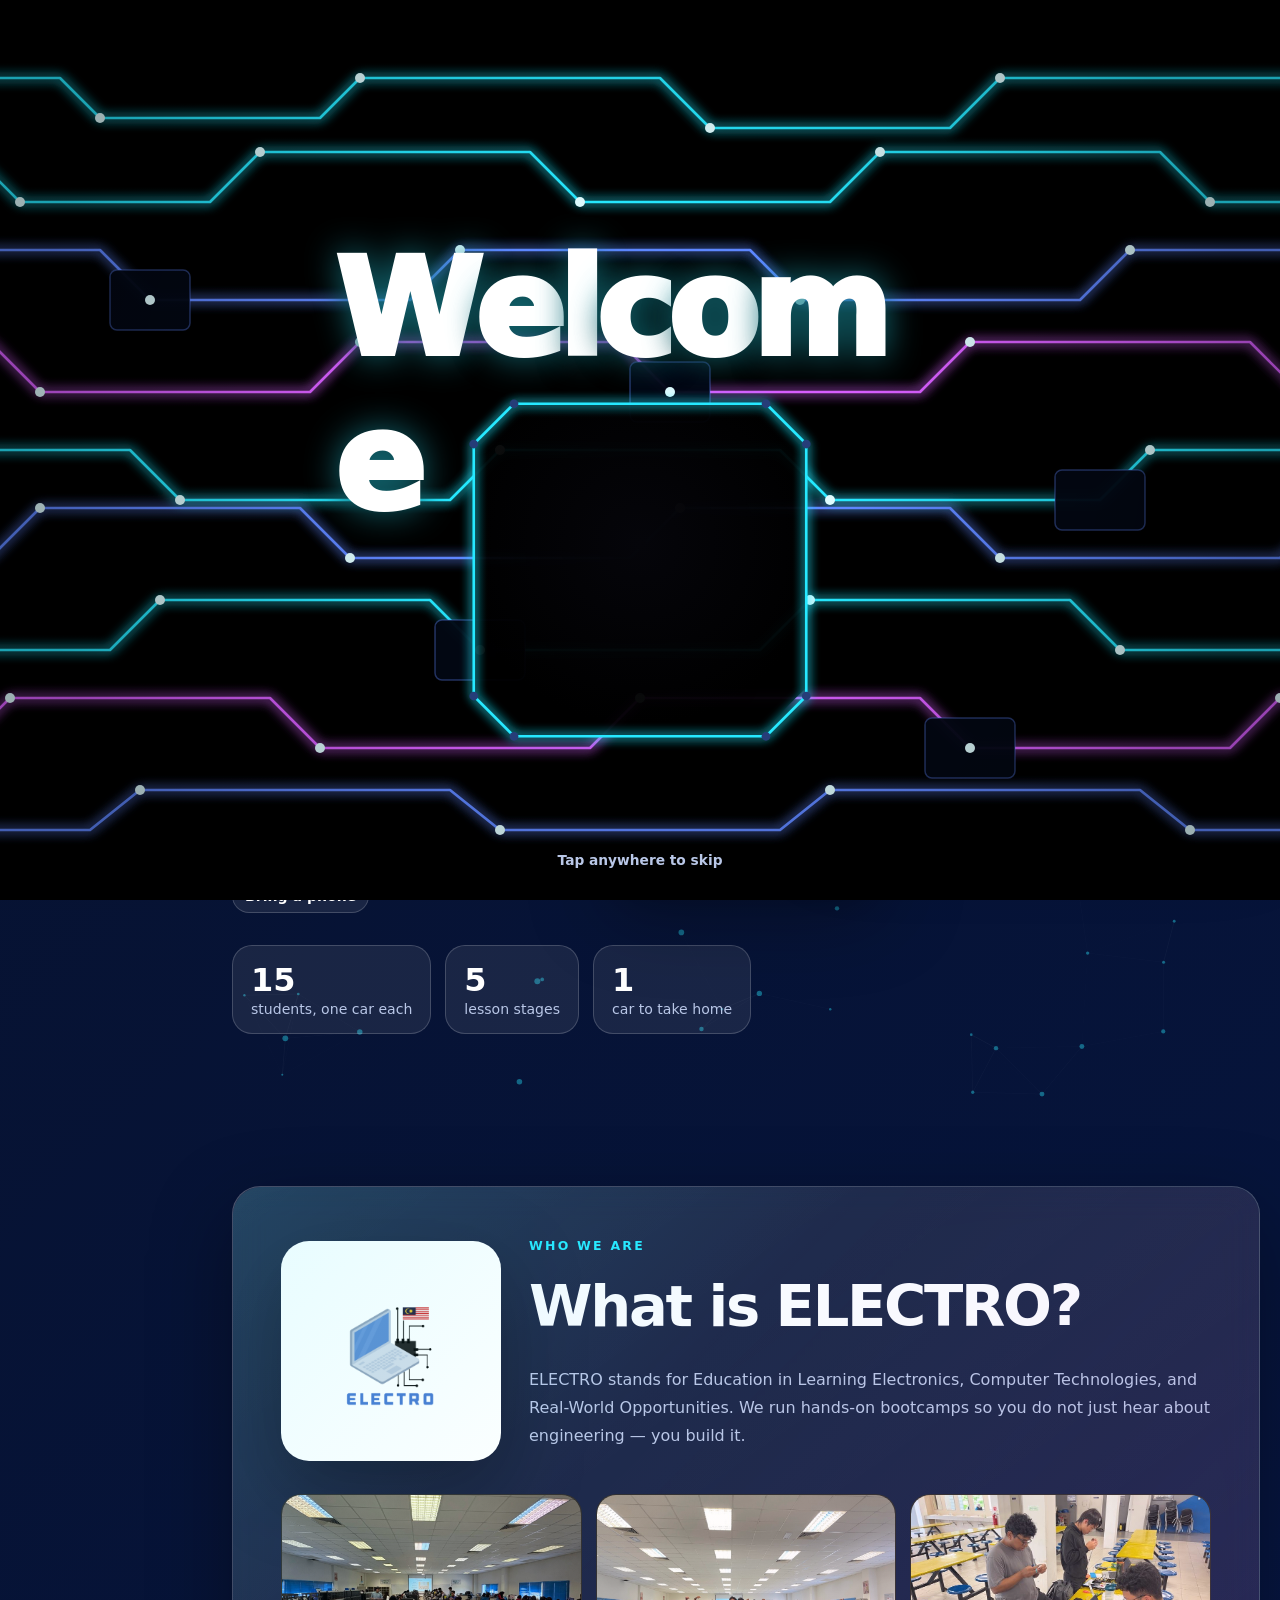
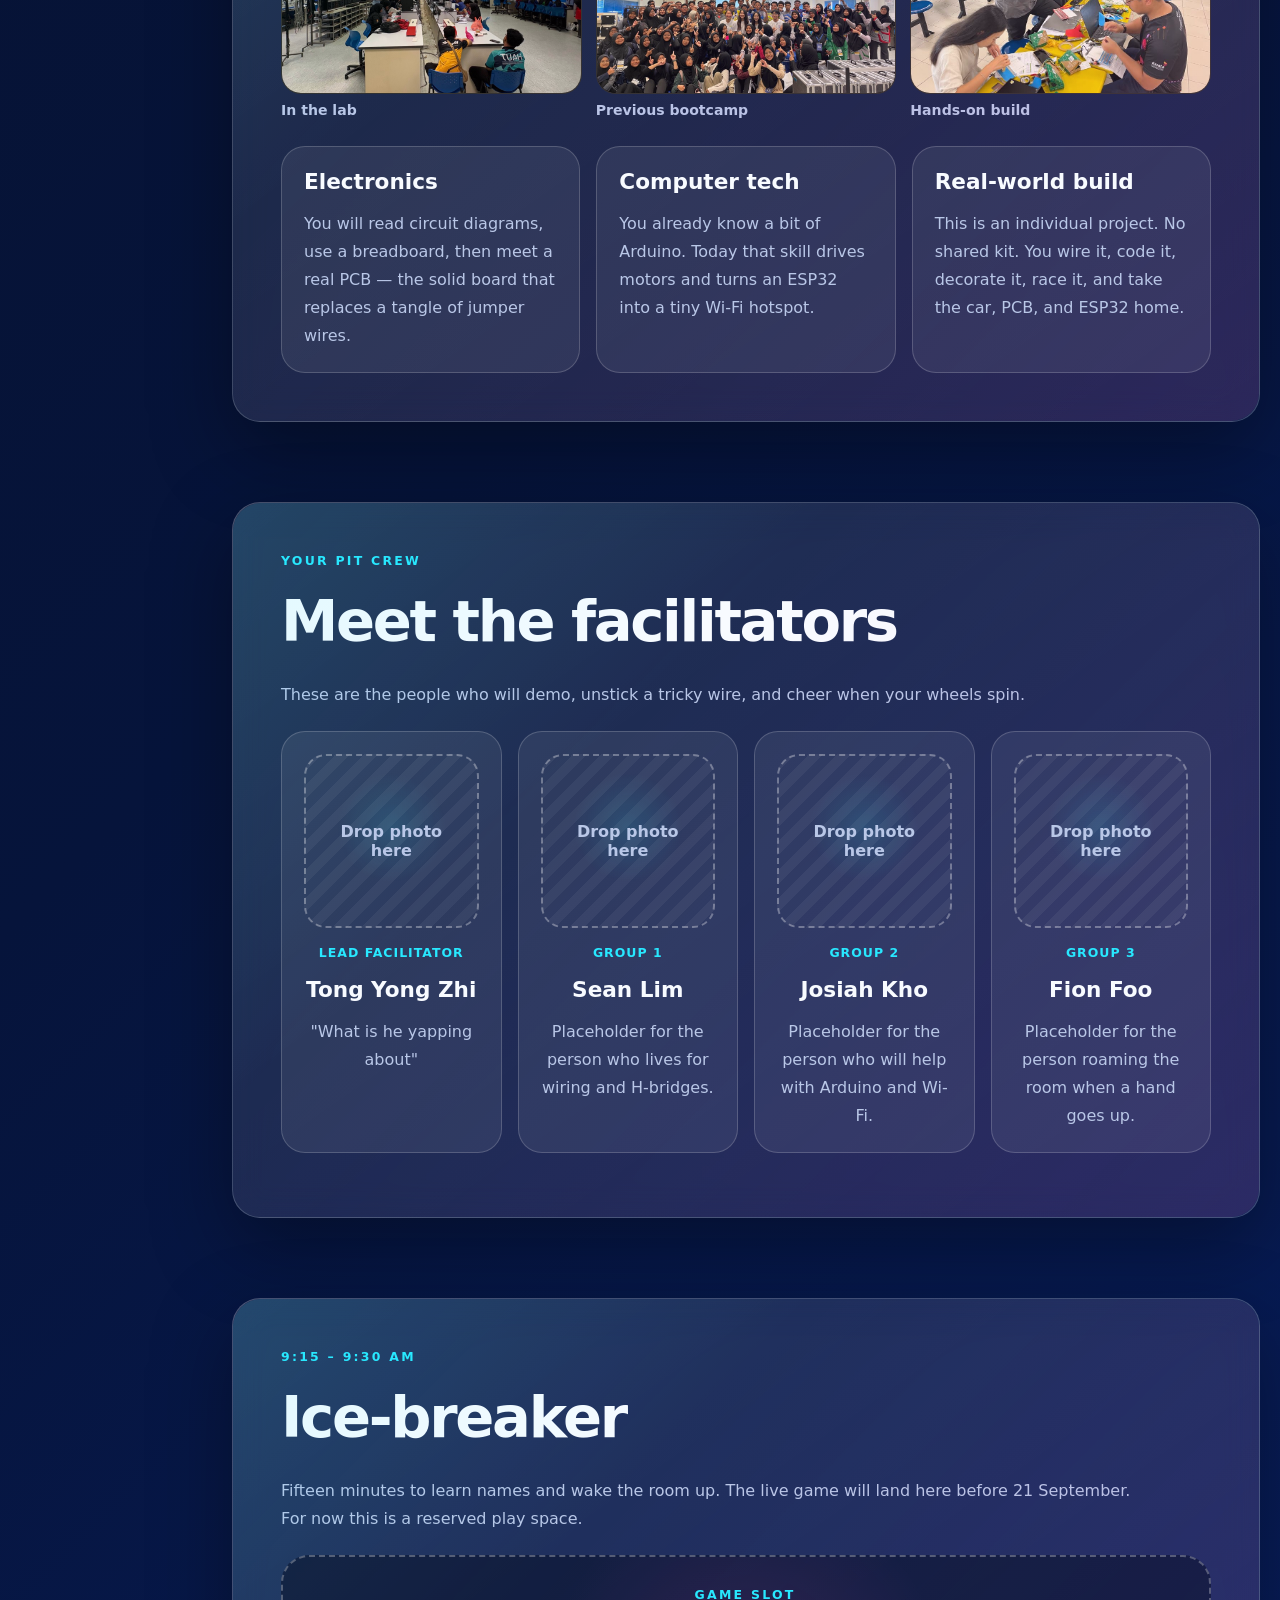
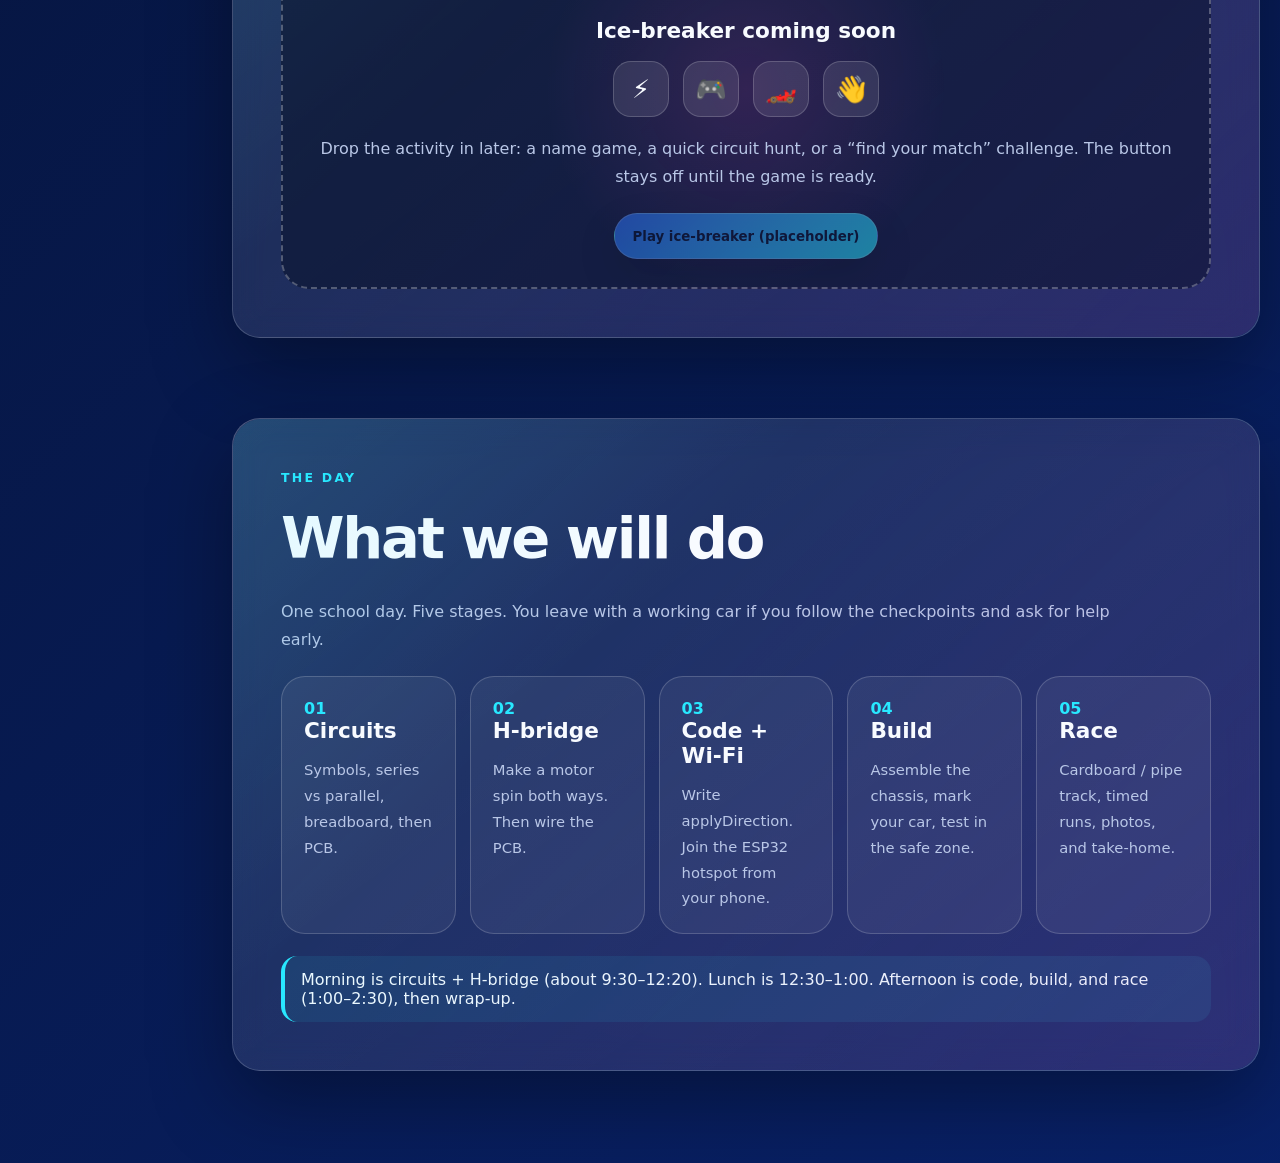
<file: electro_bootcamp_website/index.html>
<!doctype html>
<html lang="en">
<head>
  <meta charset="utf-8" />
  <meta name="viewport" content="width=device-width, initial-scale=1" />
  <title>ELECTRO x Sri KDU | Bootcamp 2026</title>
  <meta name="description" content="Welcome to the ELECTRO x Sri KDU bootcamp. Meet the team, break the ice, then build your own Wi-Fi race car." />
  <link rel="stylesheet" href="styles.css" />
</head>
<body class="intro-lock">
  <div id="introSplash" class="intro-splash" role="dialog" aria-label="Welcome to ELECTRO">
    <svg class="intro-board" viewBox="0 0 1600 900" preserveAspectRatio="xMidYMid slice" aria-hidden="true">
      <defs>
        <filter id="traceGlow" x="-20%" y="-20%" width="140%" height="140%">
          <feGaussianBlur stdDeviation="3" result="blur"/>
          <feMerge><feMergeNode in="blur"/><feMergeNode in="SourceGraphic"/></feMerge>
        </filter>
        <filter id="traceGlowStrong" x="-40%" y="-40%" width="180%" height="180%">
          <feGaussianBlur stdDeviation="6" result="blur"/>
          <feMerge><feMergeNode in="blur"/><feMergeNode in="blur"/><feMergeNode in="SourceGraphic"/></feMerge>
        </filter>
        <filter id="padGlow" x="-80%" y="-80%" width="260%" height="260%">
          <feGaussianBlur stdDeviation="4" result="blur"/>
          <feMerge><feMergeNode in="blur"/><feMergeNode in="SourceGraphic"/></feMerge>
        </filter>
      </defs>
      <g class="traces-dim" fill="none" stroke-width="2.2" stroke-linecap="round" stroke-linejoin="round">
        <path d="M0 78 H220 L260 118 H480 L520 78 H820 L870 128 H1110 L1160 78 H1600"/>
        <path d="M0 152 H130 L180 202 H370 L420 152 H690 L740 202 H990 L1040 152 H1320 L1370 202 H1600"/>
        <path d="M0 250 H260 L310 300 H570 L620 250 H910 L960 300 H1240 L1290 250 H1600"/>
        <path d="M0 342 H150 L200 392 H470 L520 342 H780 L830 392 H1080 L1130 342 H1410 L1460 392 H1600"/>
        <path d="M0 450 H290 L340 500 H610 L660 450 H940 L990 500 H1260 L1310 450 H1600"/>
        <path d="M0 558 H150 L200 508 H460 L510 558 H790 L840 508 H1110 L1160 558 H1440 L1490 508 H1600"/>
        <path d="M0 650 H270 L320 600 H590 L640 650 H920 L970 600 H1230 L1280 650 H1600"/>
        <path d="M0 748 H120 L170 698 H430 L480 748 H750 L800 698 H1080 L1130 748 H1390 L1440 698 H1600"/>
        <path d="M0 830 H250 L300 790 H610 L660 830 H940 L990 790 H1300 L1350 830 H1600"/>
      </g>
      <g class="traces-glow" fill="none" stroke-width="2.6" stroke-linecap="round" stroke-linejoin="round" filter="url(#traceGlow)">
        <path class="trace" pathLength="1" d="M0 78 H220 L260 118 H480 L520 78 H820 L870 128 H1110 L1160 78 H1600"/>
        <path class="trace" pathLength="1" d="M0 152 H130 L180 202 H370 L420 152 H690 L740 202 H990 L1040 152 H1320 L1370 202 H1600"/>
        <path class="trace" pathLength="1" d="M0 250 H260 L310 300 H570 L620 250 H910 L960 300 H1240 L1290 250 H1600"/>
        <path class="trace" pathLength="1" d="M0 342 H150 L200 392 H470 L520 342 H780 L830 392 H1080 L1130 342 H1410 L1460 392 H1600"/>
        <path class="trace" pathLength="1" d="M0 450 H290 L340 500 H610 L660 450 H940 L990 500 H1260 L1310 450 H1600"/>
        <path class="trace" pathLength="1" d="M0 558 H150 L200 508 H460 L510 558 H790 L840 508 H1110 L1160 558 H1440 L1490 508 H1600"/>
        <path class="trace" pathLength="1" d="M0 650 H270 L320 600 H590 L640 650 H920 L970 600 H1230 L1280 650 H1600"/>
        <path class="trace" pathLength="1" d="M0 748 H120 L170 698 H430 L480 748 H750 L800 698 H1080 L1130 748 H1390 L1440 698 H1600"/>
        <path class="trace" pathLength="1" d="M0 830 H250 L300 790 H610 L660 830 H940 L990 790 H1300 L1350 830 H1600"/>
      </g>
      <g class="chips" stroke-width="1.5">
        <rect x="270" y="270" width="80" height="60" rx="7"/>
        <rect x="790" y="362" width="80" height="60" rx="7"/>
        <rect x="1215" y="470" width="90" height="60" rx="7"/>
        <rect x="595" y="620" width="90" height="60" rx="7"/>
        <rect x="1085" y="718" width="90" height="60" rx="7"/>
      </g>
      <g class="pads">
        <circle class="pad" cx="260" cy="118" r="5"/>
        <circle class="pad" cx="520" cy="78" r="5"/>
        <circle class="pad" cx="870" cy="128" r="5"/>
        <circle class="pad" cx="1160" cy="78" r="5"/>
        <circle class="pad" cx="180" cy="202" r="5"/>
        <circle class="pad" cx="420" cy="152" r="5"/>
        <circle class="pad" cx="740" cy="202" r="5"/>
        <circle class="pad" cx="1040" cy="152" r="5"/>
        <circle class="pad" cx="1370" cy="202" r="5"/>
        <circle class="pad" cx="310" cy="300" r="5"/>
        <circle class="pad" cx="620" cy="250" r="5"/>
        <circle class="pad" cx="960" cy="300" r="5"/>
        <circle class="pad" cx="1290" cy="250" r="5"/>
        <circle class="pad" cx="200" cy="392" r="5"/>
        <circle class="pad" cx="520" cy="342" r="5"/>
        <circle class="pad" cx="830" cy="392" r="5"/>
        <circle class="pad" cx="1130" cy="342" r="5"/>
        <circle class="pad" cx="1460" cy="392" r="5"/>
        <circle class="pad" cx="340" cy="500" r="5"/>
        <circle class="pad" cx="660" cy="450" r="5"/>
        <circle class="pad" cx="990" cy="500" r="5"/>
        <circle class="pad" cx="1310" cy="450" r="5"/>
        <circle class="pad" cx="200" cy="508" r="5"/>
        <circle class="pad" cx="510" cy="558" r="5"/>
        <circle class="pad" cx="840" cy="508" r="5"/>
        <circle class="pad" cx="1160" cy="558" r="5"/>
        <circle class="pad" cx="1490" cy="508" r="5"/>
        <circle class="pad" cx="320" cy="600" r="5"/>
        <circle class="pad" cx="640" cy="650" r="5"/>
        <circle class="pad" cx="970" cy="600" r="5"/>
        <circle class="pad" cx="1280" cy="650" r="5"/>
        <circle class="pad" cx="170" cy="698" r="5"/>
        <circle class="pad" cx="480" cy="748" r="5"/>
        <circle class="pad" cx="800" cy="698" r="5"/>
        <circle class="pad" cx="1130" cy="748" r="5"/>
        <circle class="pad" cx="1440" cy="698" r="5"/>
        <circle class="pad" cx="300" cy="790" r="5"/>
        <circle class="pad" cx="660" cy="830" r="5"/>
        <circle class="pad" cx="990" cy="790" r="5"/>
        <circle class="pad" cx="1350" cy="830" r="5"/>
      </g>
    </svg>
    <div class="intro-vignette" aria-hidden="true"></div>
    <p class="intro-welcome" data-intro="welcome" aria-label="Welcome"><span>W</span><span>e</span><span>l</span><span>c</span><span>o</span><span>m</span><span>e</span></p>
    <p class="intro-by">Brought to you by</p>
    <div class="intro-screen" aria-label="ELECTRO logo screen">
      <svg class="intro-screen-frame" viewBox="0 0 400 400" aria-hidden="true">
        <path pathLength="1" d="M56 10 H344 L390 56 V344 L344 390 H56 L10 344 V56 Z"/>
        <g>
          <circle cx="56" cy="10" r="5"/><circle cx="344" cy="10" r="5"/>
          <circle cx="390" cy="56" r="5"/><circle cx="390" cy="344" r="5"/>
          <circle cx="344" cy="390" r="5"/><circle cx="56" cy="390" r="5"/>
          <circle cx="10" cy="344" r="5"/><circle cx="10" cy="56" r="5"/>
        </g>
      </svg>
      <div class="intro-screen-viewport">
        <img class="intro-logo" src="assets/electro-logo-white.png" alt="ELECTRO logo" />
      </div>
    </div>
    <p class="intro-skip">Tap anywhere to skip</p>
  </div>
  <div class="cursor-glow" aria-hidden="true"></div>
  <div class="noise" aria-hidden="true"></div>
  <div class="progress-shell" aria-hidden="true"><div id="readingProgress" class="reading-progress"></div></div>

  <aside class="side-nav" aria-label="Bootcamp navigation">
    <a class="brand-pill" href="index.html" aria-label="Home"><img class="brand-logo" src="assets/electro-logo.png" alt="ELECTRO" /></a>
    <a href="index.html">Home</a>
    <a href="circuits.html">Circuits</a>
    <a href="h-bridge.html">H-Bridge</a>
    <a href="programming.html">Code</a>
    <a href="assembly.html">Build</a>
    <a href="race.html">Race</a>
    <button id="presentMode" class="nav-button" type="button">Presentation mode</button>
  </aside>

  <header id="top" class="hero section-full">
    <canvas id="particleCanvas" class="particle-canvas" aria-hidden="true"></canvas>
    <div class="hero-grid">
      <div class="hero-copy reveal">
        <p class="eyebrow">ELECTRO x Sri KDU · 21st September 2026</p>
        <h1>Today you build a <span>Wi-Fi race car</span></h1>
        <p class="hero-lead">Welcome Form 1–3 engineers. This is your one-day mission: learn circuits, drive a motor both ways, program an ESP32, then race the car you get to take home.</p>
        <div class="hero-actions">
          <a class="button primary" href="#electro">Meet ELECTRO</a>
          <a class="button ghost" href="circuits.html">Skip to lesson 1 →</a>
          <button id="replayIntro" class="button ghost" type="button">Replay welcome</button>
        </div>
        <div class="day-chip-row" aria-label="Day facts">
          <span class="day-chip">Sri KDU</span>
          <span class="day-chip">9:00 am – 3:00 pm</span>
          <span class="day-chip">Your own car</span>
          <span class="day-chip">Bring a phone</span>
        </div>
        <div class="stat-row" aria-label="Bootcamp overview">
          <div><strong>15</strong><span>students, one car each</span></div>
          <div><strong>5</strong><span>lesson stages</span></div>
          <div><strong>1</strong><span>car to take home</span></div>
        </div>
      </div>
      <div class="hero-card reveal delay-1" aria-label="Wi-Fi race car illustration">
        <span class="wifi-badge">ESP32 · local Wi-Fi</span>
        <div class="hero-car" role="img" aria-label="Stylised race car with antenna">
          <div class="chassis">
            <div class="car-antenna" aria-hidden="true">
              <span></span><span></span><span></span>
            </div>
            <div class="cockpit"></div>
            <div class="wheel left"></div>
            <div class="wheel right"></div>
          </div>
        </div>
        <p class="caption">Your phone becomes the remote. Your car becomes the track star. 🏁</p>
      </div>
    </div>
  </header>

  <main>
    <section id="electro" class="panel reveal">
      <div class="electro-intro">
        <figure class="electro-logo-card">
          <img src="assets/electro-logo.png" alt="ELECTRO logo: laptop, circuit, and Malaysian flag" />
        </figure>
        <div class="section-heading" style="margin-bottom:0">
          <p class="eyebrow">Who we are</p>
          <h2>What is ELECTRO?</h2>
          <p>ELECTRO stands for Education in Learning Electronics, Computer Technologies, and Real-World Opportunities. We run hands-on bootcamps so you do not just hear about engineering — you build it.</p>
        </div>
      </div>
      <div class="electro-photos">
        <figure>
          <img src="assets/electro-lab.jpg" alt="Students working at electronics lab benches" />
          <figcaption>In the lab</figcaption>
        </figure>
        <figure>
          <img src="assets/electro-team.jpg" alt="ELECTRO team group photo" />
          <figcaption>Previous bootcamp</figcaption>
        </figure>
        <figure>
          <img src="assets/electro-build.png" alt="Students building an electronics project together" />
          <figcaption>Hands-on build</figcaption>
        </figure>
      </div>
      <div class="card-grid cols-3">
        <article class="info-card">
          <h3>Electronics</h3>
          <p>You will read circuit diagrams, use a breadboard, then meet a real PCB — the solid board that replaces a tangle of jumper wires.</p>
        </article>
        <article class="info-card">
          <h3>Computer tech</h3>
          <p>You already know a bit of Arduino. Today that skill drives motors and turns an ESP32 into a tiny Wi-Fi hotspot.</p>
        </article>
        <article class="info-card">
          <h3>Real-world build</h3>
          <p>This is an individual project. No shared kit. You wire it, code it, decorate it, race it, and take the car, PCB, and ESP32 home.</p>
        </article>
      </div>
    </section>

    <section id="facilitators" class="panel reveal">
      <div class="section-heading compact">
        <p class="eyebrow">Your pit crew</p>
        <h2>Meet the facilitators</h2>
        <p>These are the people who will demo, unstick a tricky wire, and cheer when your wheels spin.</p>
      </div>
      <div class="facilitator-scroller" tabindex="0" role="region" aria-label="Facilitator cards">
        <article class="facilitator-card">
          <div class="photo-slot" aria-label="Facilitator photo placeholder"><span>Drop photo here</span></div>
          <p class="role">Lead facilitator</p>
          <h3>Tong Yong Zhi</h3>
          <p>"What is he yapping about"</p>
        </article>
        <article class="facilitator-card">
          <div class="photo-slot" aria-label="Facilitator photo placeholder"><span>Drop photo here</span></div>
          <p class="role">Group 1</p>
          <h3>Sean Lim</h3>
          <p>Placeholder for the person who lives for wiring and H-bridges.</p>
        </article>
        <article class="facilitator-card">
          <div class="photo-slot" aria-label="Facilitator photo placeholder"><span>Drop photo here</span></div>
          <p class="role">Group 2</p>
          <h3>Josiah Kho</h3>
          <p>Placeholder for the person who will help with Arduino and Wi-Fi.</p>
        </article>
        <article class="facilitator-card">
          <div class="photo-slot" aria-label="Facilitator photo placeholder"><span>Drop photo here</span></div>
          <p class="role">Group 3</p>
          <h3>Fion Foo</h3>
          <p>Placeholder for the person roaming the room when a hand goes up.</p>
        </article>
        <article class="facilitator-card">
          <div class="photo-slot" aria-label="Facilitator photo placeholder"><span>Drop photo here</span></div>
          <p class="role">Group 4</p>
          <h3>Justin Yeap</h3>
          <p>Placeholder for a second mentor at the hardware benches.</p>
        </article>
      </div>
    </section>

    <section id="icebreaker" class="panel reveal">
      <div class="section-heading compact">
        <p class="eyebrow">9:15 – 9:30 am</p>
        <h2>Ice-breaker</h2>
        <p>Fifteen minutes to learn names and wake the room up. The live game will land here before 21 September. For now this is a reserved play space.</p>
      </div>
      <div class="ice-arena" aria-label="Ice-breaker game placeholder">
        <div>
          <p class="eyebrow">Game slot</p>
          <h3>Ice-breaker coming soon</h3>
          <div class="ice-tokens" aria-hidden="true"><span>⚡</span><span>🎮</span><span>🏎️</span><span>👋</span></div>
          <p>Drop the activity in later: a name game, a quick circuit hunt, or a “find your match” challenge. The button stays off until the game is ready.</p>
          <div class="control-row center">
            <button class="button primary disabled" type="button" disabled>Play ice-breaker (placeholder)</button>
          </div>
        </div>
      </div>
    </section>

    <section id="plan" class="panel reveal">
      <div class="section-heading compact">
        <p class="eyebrow">The day</p>
        <h2>What we will do</h2>
        <p>One school day. Five stages. You leave with a working car if you follow the checkpoints and ask for help early.</p>
      </div>
      <div class="timeline">
        <article class="timeline-card"><span>01</span><h3>Circuits</h3><p>Symbols, series vs parallel, breadboard, then PCB.</p></article>
        <article class="timeline-card"><span>02</span><h3>H-bridge</h3><p>Make a motor spin both ways. Then wire the PCB.</p></article>
        <article class="timeline-card"><span>03</span><h3>Code + Wi-Fi</h3><p>Write applyDirection. Join the ESP32 hotspot from your phone.</p></article>
        <article class="timeline-card"><span>04</span><h3>Build</h3><p>Assemble the chassis, mark your car, test in the safe zone.</p></article>
        <article class="timeline-card"><span>05</span><h3>Race</h3><p>Cardboard / pipe track, timed runs, photos, and take-home.</p></article>
      </div>
      <div class="callout" style="margin-top:22px">Morning is circuits + H-bridge (about 9:30–12:20). Lunch is 12:30–1:00. Afternoon is code, build, and race (1:00–2:30), then wrap-up.</div>
    </section>
  </main>

  <div class="page-end" aria-hidden="true"></div>
  <nav class="next-bar" aria-label="Go to next lesson">
    <a class="button primary" href="circuits.html">Next: Circuit basics →</a>
  </nav>
  <button id="backToTop" class="back-to-top" type="button" aria-label="Back to top">↑</button>
  <script src="app.js"></script>
</body>
</html>
</file>
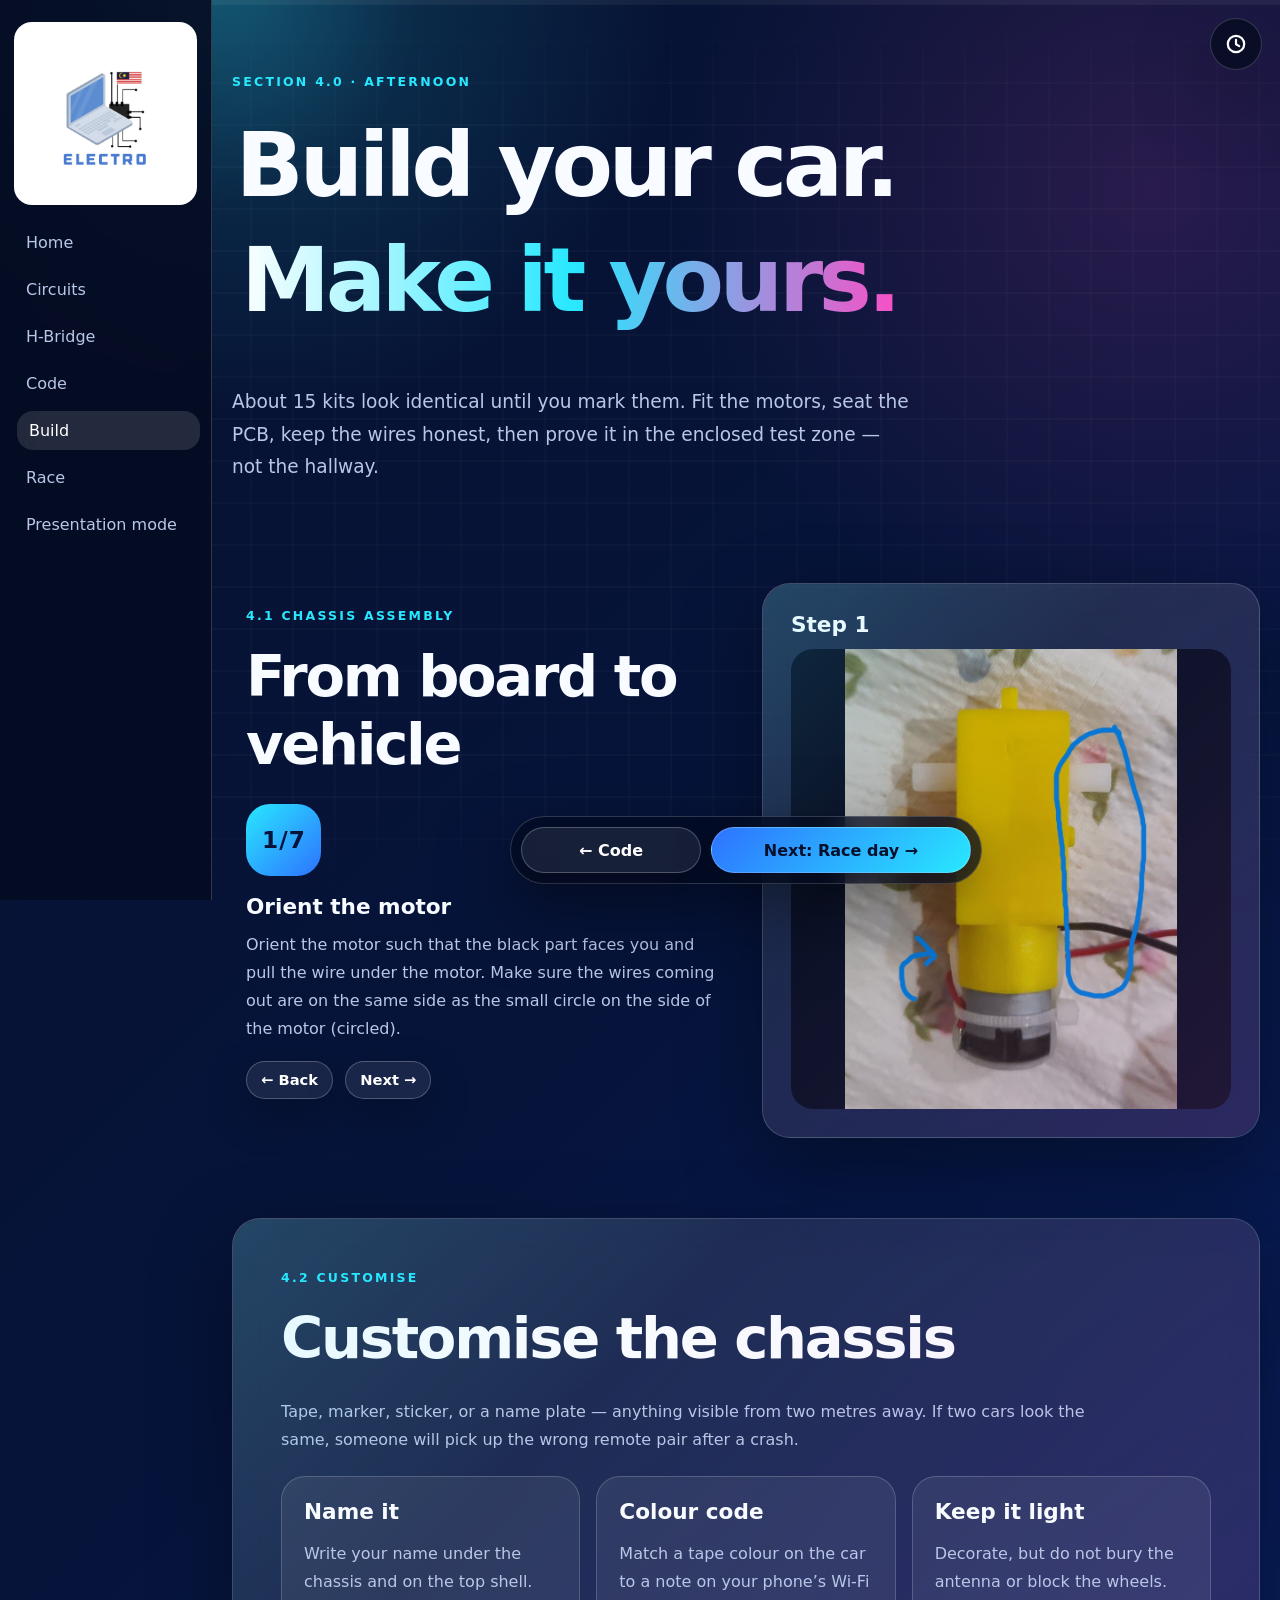
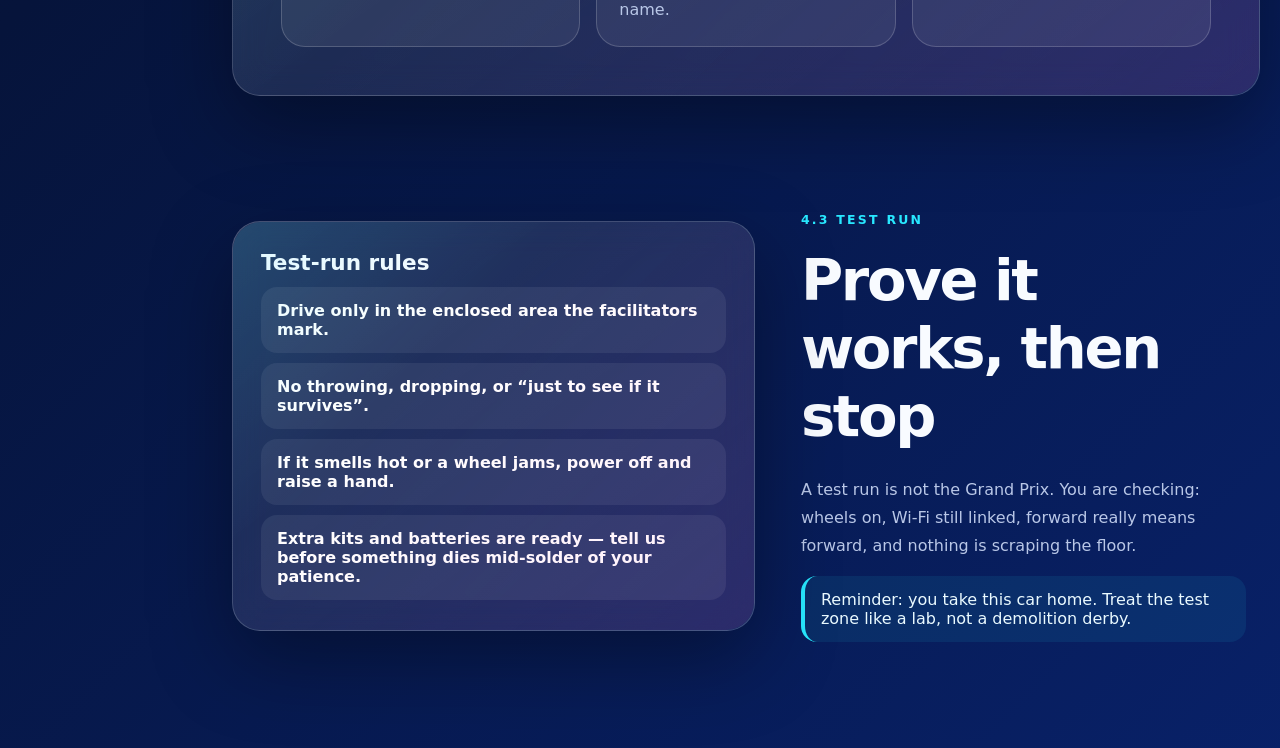
<file: electro_bootcamp_website/assembly.html>
<!doctype html>
<html lang="en">
<head>
  <meta charset="utf-8" />
  <meta name="viewport" content="width=device-width, initial-scale=1" />
  <title>4.0 Assembly and testing | ELECTRO x Sri KDU</title>
  <meta name="description" content="Assemble the chassis, mark your car, and complete a safe enclosed test run." />
  <link rel="stylesheet" href="styles.css" />
</head>
<body>
  <div class="cursor-glow" aria-hidden="true"></div>
  <div class="noise" aria-hidden="true"></div>
  <div class="progress-shell" aria-hidden="true"><div id="readingProgress" class="reading-progress"></div></div>

  <aside class="side-nav" aria-label="Bootcamp navigation">
    <a class="brand-pill" href="index.html" aria-label="Home"><img class="brand-logo" src="assets/electro-logo.png" alt="ELECTRO" /></a>
    <a href="index.html">Home</a>
    <a href="circuits.html">Circuits</a>
    <a href="h-bridge.html">H-Bridge</a>
    <a href="programming.html">Code</a>
    <a href="assembly.html">Build</a>
    <a href="race.html">Race</a>
    <button id="presentMode" class="nav-button" type="button">Presentation mode</button>
  </aside>

  <header class="hero" style="padding-top:72px">
    <div class="hero-copy reveal">
      <p class="eyebrow">Section 4.0 · Afternoon</p>
      <h1>Build your car. <span>Make it yours.</span></h1>
      <p class="hero-lead">About 15 kits look identical until you mark them. Fit the motors, seat the PCB, keep the wires honest, then prove it in the enclosed test zone — not the hallway.</p>
    </div>
  </header>

  <main>
    <section class="lesson-section reveal" id="chassis">
      <div class="lesson-copy" id="assemblyStepper">
        <p class="eyebrow">4.1 Chassis assembly</p>
        <h2>From board to vehicle</h2>
        <div class="step-count"><span data-step-now>1</span>/<span data-step-total>7</span></div>
        <h3 data-step-title>Orient the motor</h3>
        <div class="step-body" data-step-text>
          <p>Orient the motor such that the black part faces you and pull the wire under the motor. Make sure the wires coming out are on the same side as the small circle on the side of the motor (circled).</p>
        </div>
        <p class="why-text" data-step-why hidden></p>
        <div class="control-row sticky-controls">
          <button class="button small ghost" type="button" data-step-prev>← Back</button>
          <button class="button small ghost" type="button" data-step-next>Next →</button>
        </div>
      </div>
      <div class="interactive-card">
        <h3 id="assemblyPhotoTitle">Step 1</h3>
        <div class="wifi-step-photo" id="assemblyPhotoWrap">
          <img id="assemblyStepPhoto" src="assets/assembly/step-1.jpg" alt="Motor with wires pulled under, small circle on the same side as the wires" />
        </div>
        <p class="hint hidden" id="assemblyPhotoHint">No photo for this step — follow the labels on the PCB.</p>
      </div>
    </section>

    <section class="panel reveal" id="customise">
      <div class="section-heading compact">
        <p class="eyebrow">4.2 Customise</p>
        <h2>Customise the chassis</h2>
        <p>Tape, marker, sticker, or a name plate — anything visible from two metres away. If two cars look the same, someone will pick up the wrong remote pair after a crash.</p>
      </div>
      <div class="card-grid cols-3">
        <article class="info-card"><h3>Name it</h3><p>Write your name under the chassis and on the top shell.</p></article>
        <article class="info-card"><h3>Colour code</h3><p>Match a tape colour on the car to a note on your phone’s Wi-Fi name.</p></article>
        <article class="info-card"><h3>Keep it light</h3><p>Decorate, but do not bury the antenna or block the wheels.</p></article>
      </div>
    </section>

    <section class="lesson-section reveal alt" id="testrun">
      <div class="interactive-card">
        <h3>Test-run rules</h3>
        <ul class="safety-list">
          <li>Drive only in the enclosed area the facilitators mark.</li>
          <li>No throwing, dropping, or “just to see if it survives”.</li>
          <li>If it smells hot or a wheel jams, power off and raise a hand.</li>
          <li>Extra kits and batteries are ready — tell us before something dies mid-solder of your patience.</li>
        </ul>
      </div>
      <div class="lesson-copy">
        <p class="eyebrow">4.3 Test run</p>
        <h2>Prove it works, then stop</h2>
        <p>A test run is not the Grand Prix. You are checking: wheels on, Wi-Fi still linked, forward really means forward, and nothing is scraping the floor.</p>
        <div class="callout">Reminder: you take this car home. Treat the test zone like a lab, not a demolition derby.</div>
      </div>
    </section>
  </main>

  <div class="page-end" aria-hidden="true"></div>
  <nav class="next-bar" aria-label="Lesson links">
    <a class="button ghost" href="programming.html">← Code</a>
    <a class="button primary" href="race.html">Next: Race day →</a>
  </nav>
  <button id="backToTop" class="back-to-top" type="button" aria-label="Back to top">↑</button>
  <script src="app.js"></script>
</body>
</html>
</file>
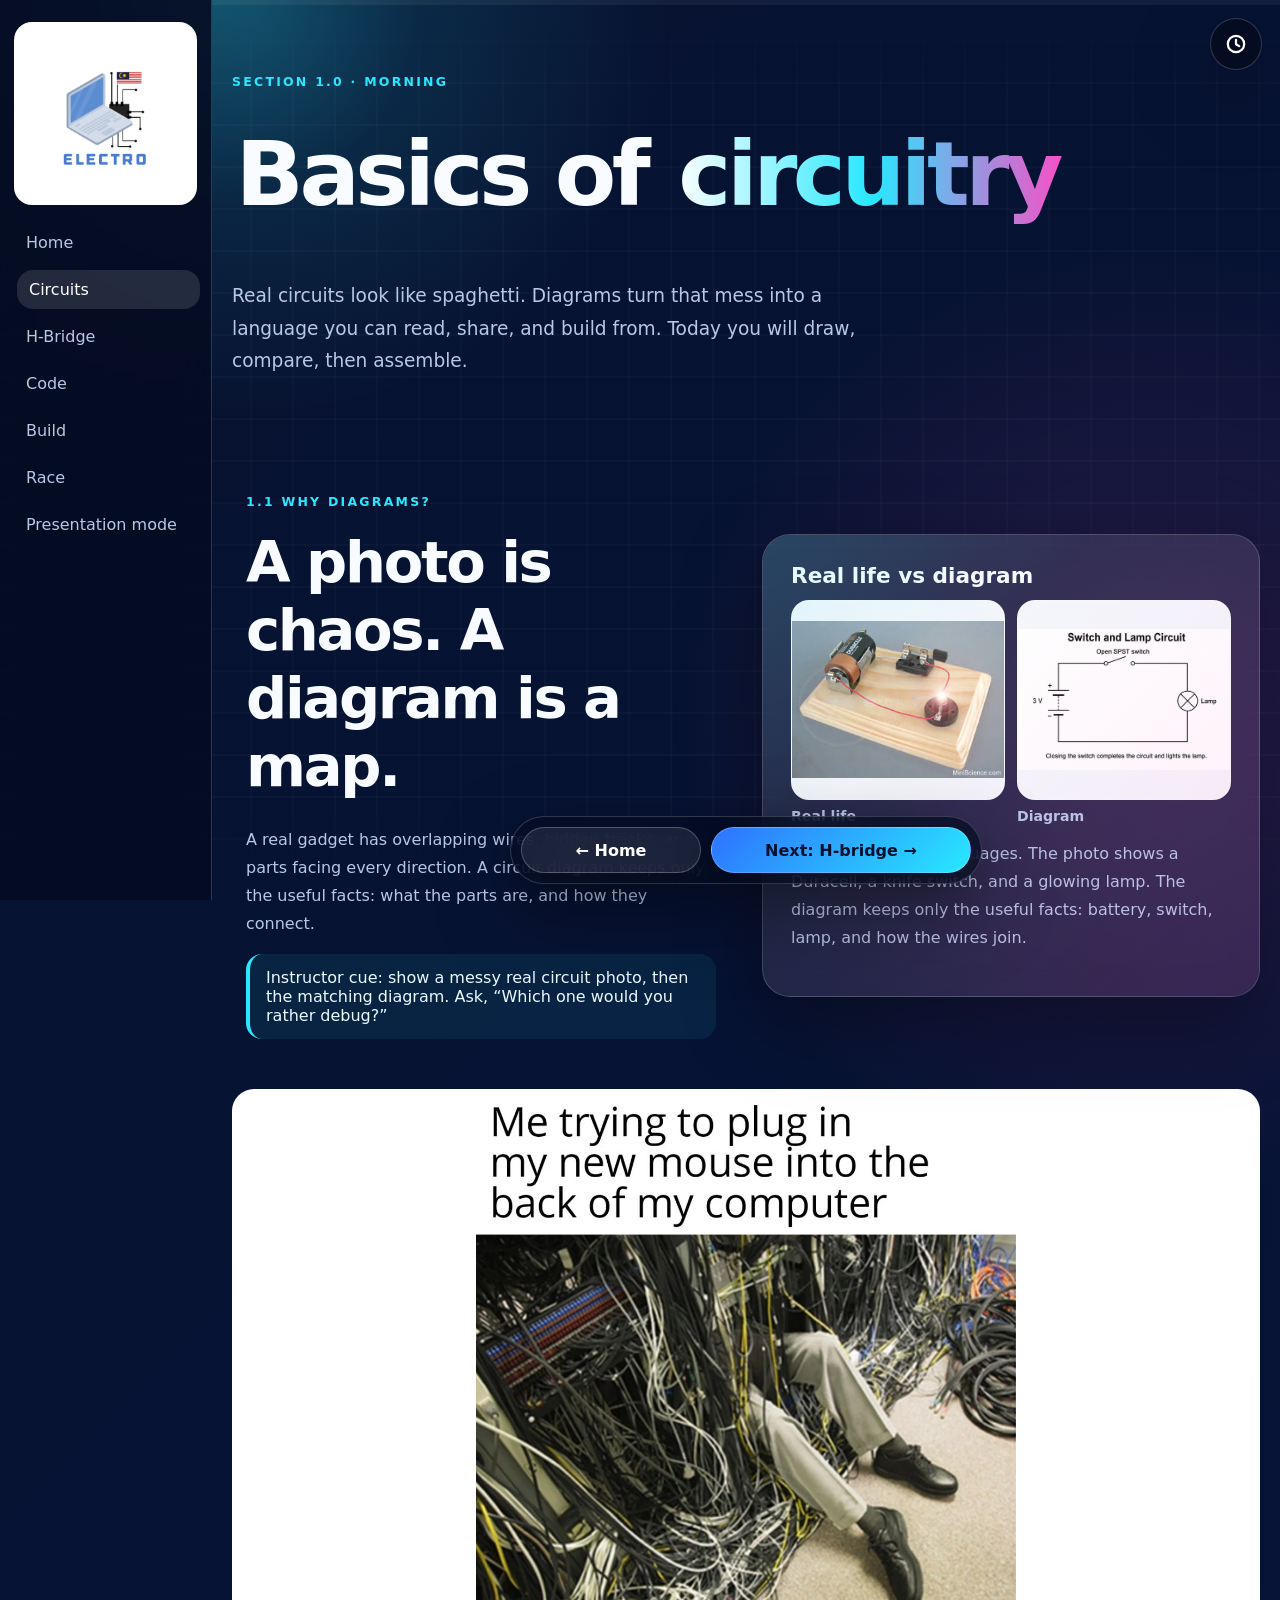
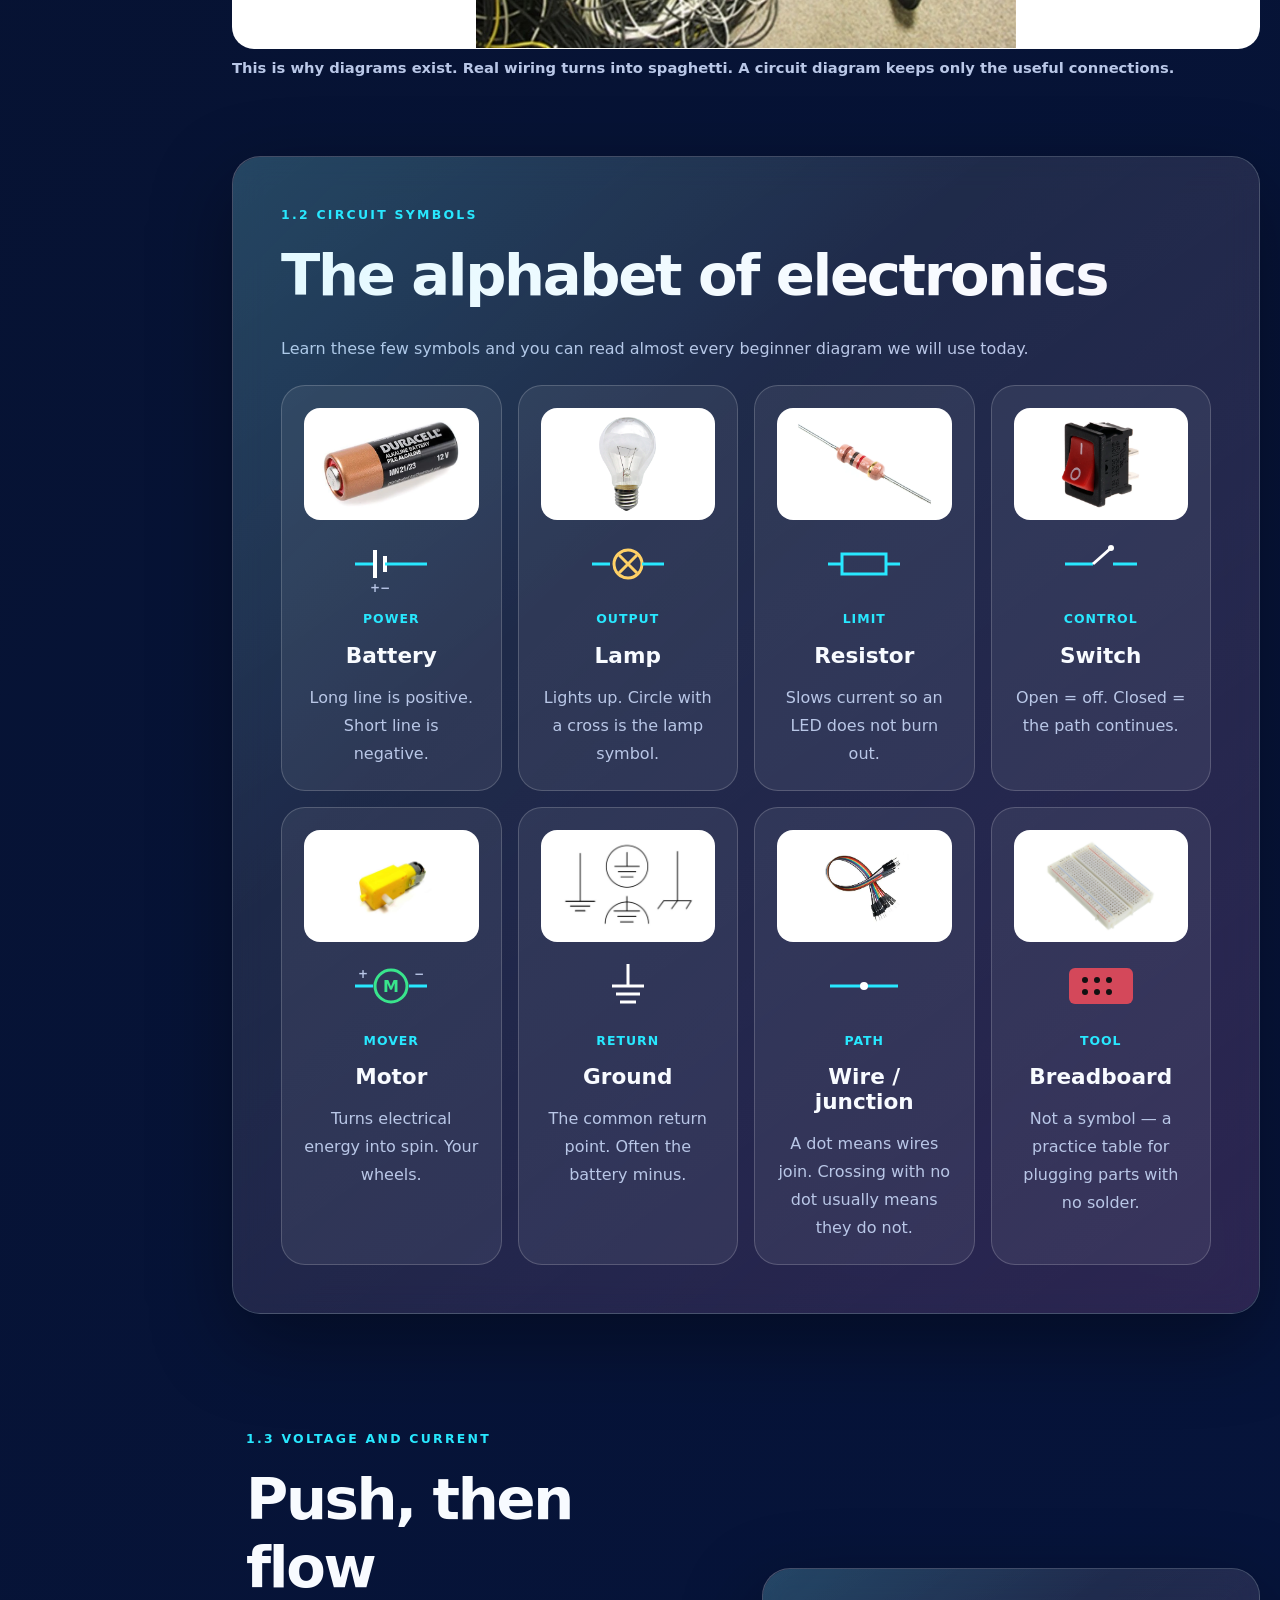
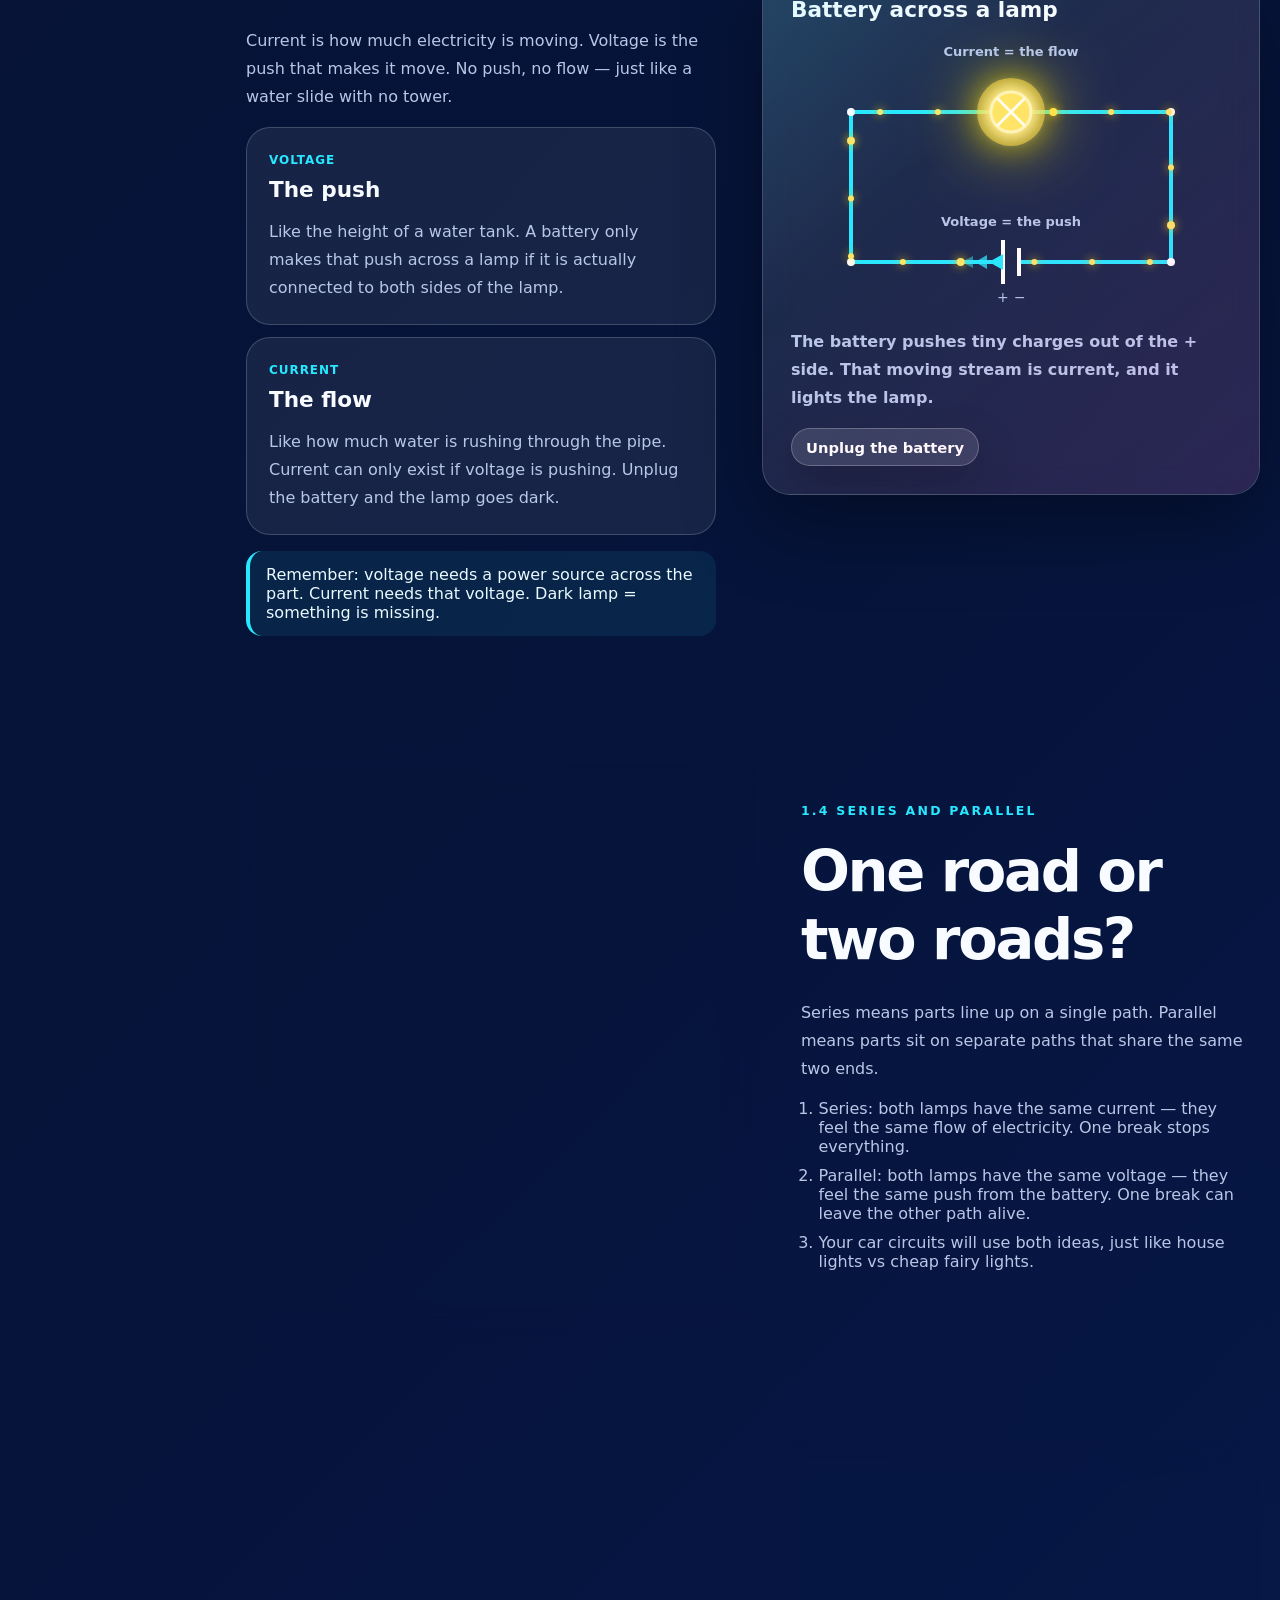
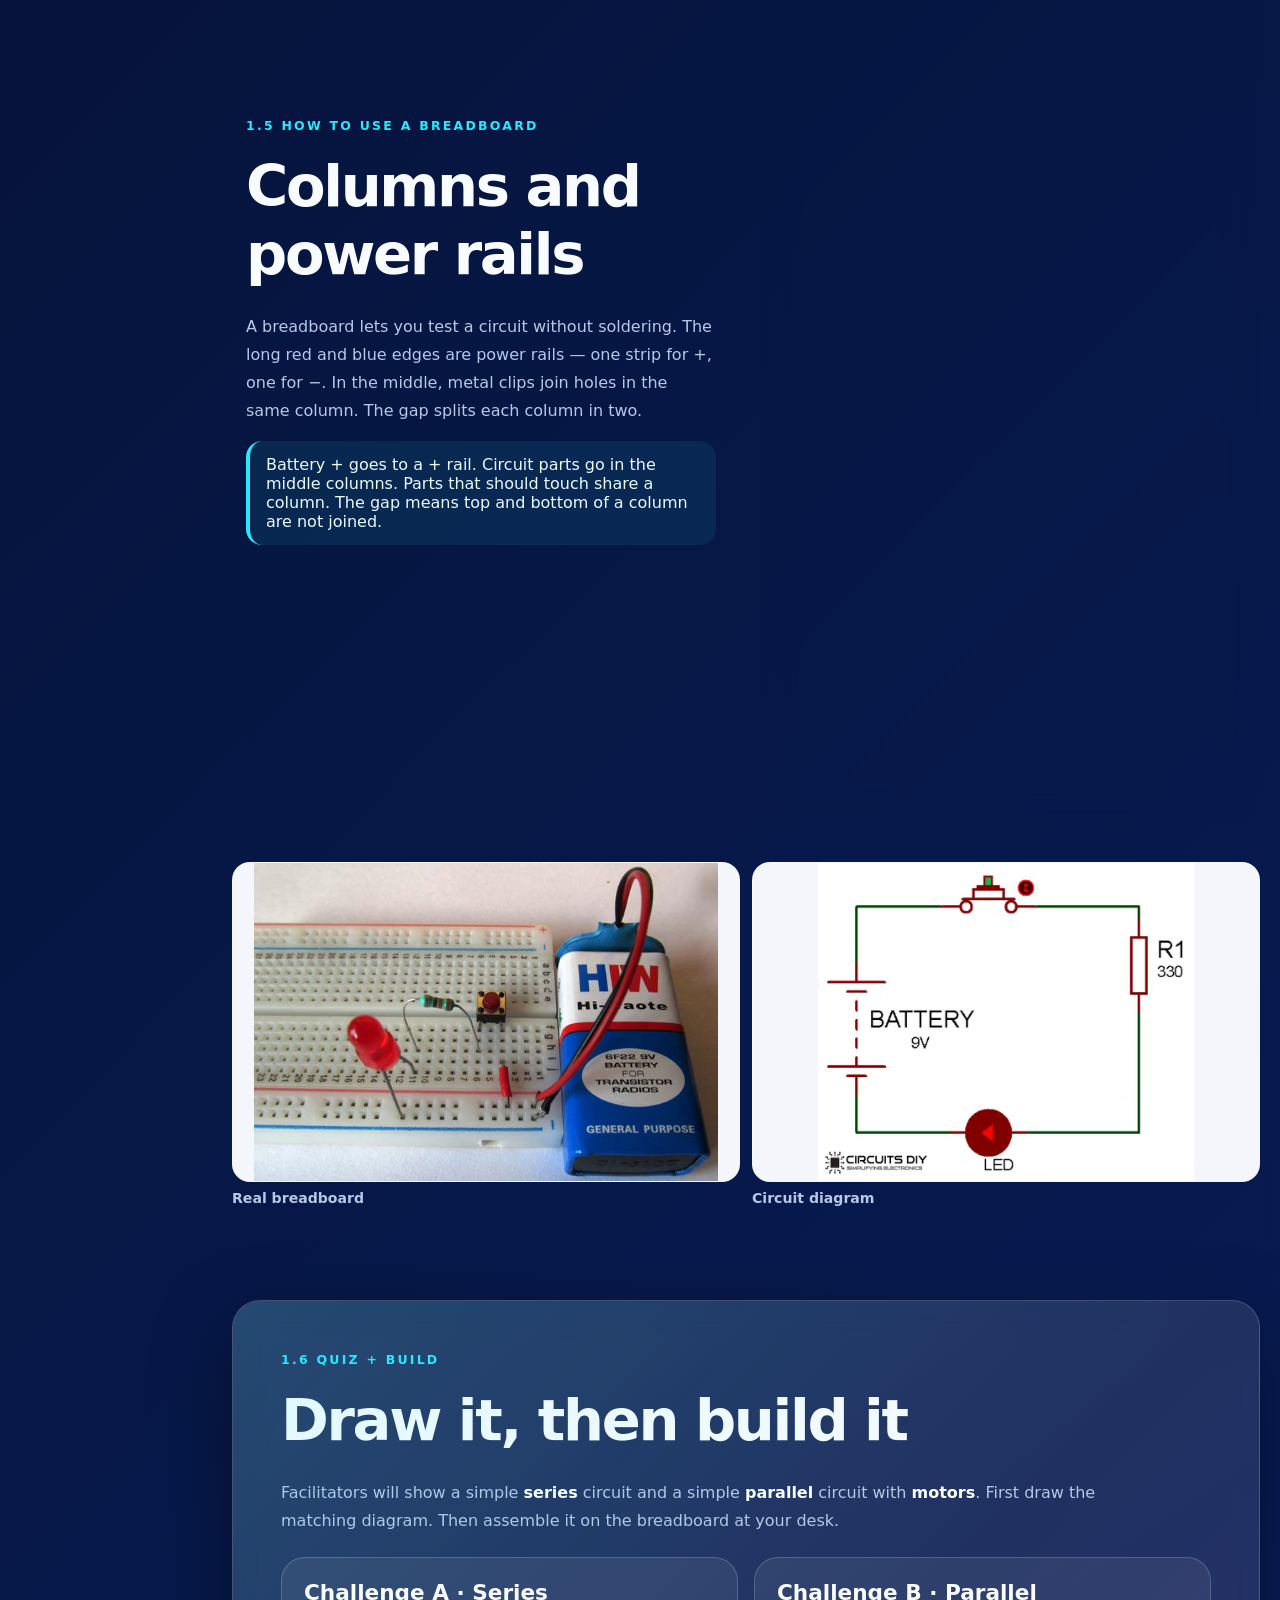
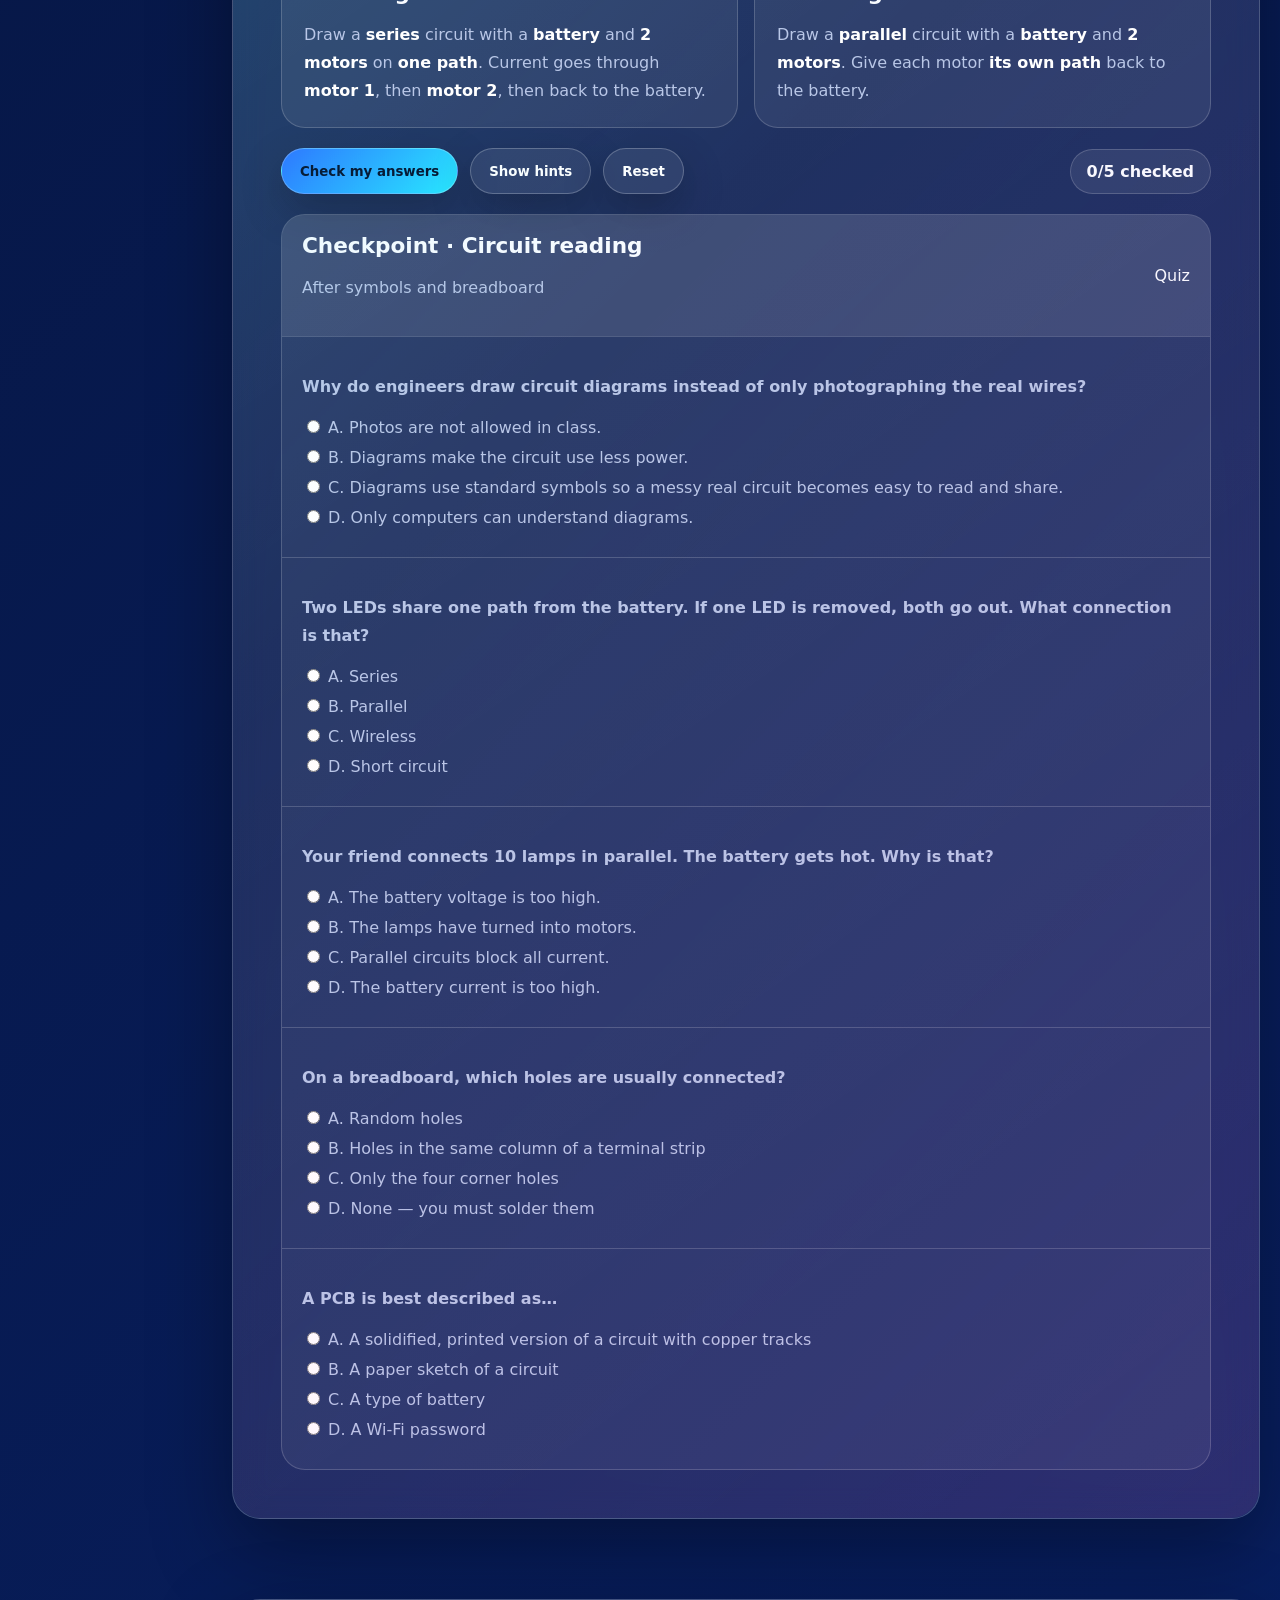
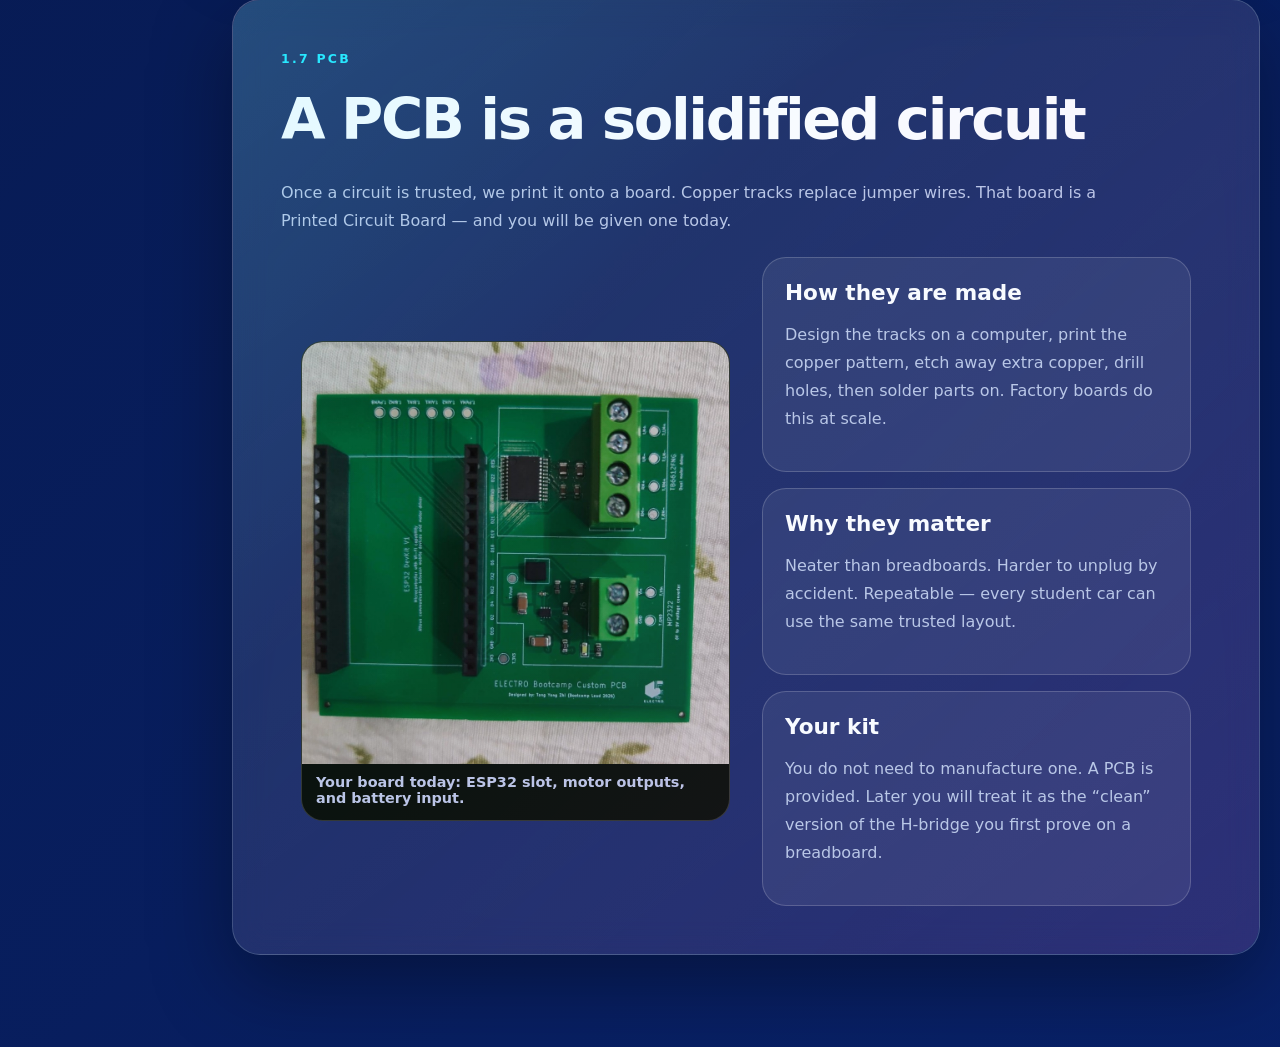
<file: electro_bootcamp_website/circuits.html>
<!doctype html>
<html lang="en">
<head>
  <meta charset="utf-8" />
  <meta name="viewport" content="width=device-width, initial-scale=1" />
  <title>1.0 Circuit basics | ELECTRO x Sri KDU</title>
  <meta name="description" content="Why circuit diagrams matter, common symbols, series vs parallel, breadboards, and what a PCB is." />
  <link rel="stylesheet" href="styles.css" />
</head>
<body>
  <div class="cursor-glow" aria-hidden="true"></div>
  <div class="noise" aria-hidden="true"></div>
  <div class="progress-shell" aria-hidden="true"><div id="readingProgress" class="reading-progress"></div></div>

  <aside class="side-nav" aria-label="Bootcamp navigation">
    <a class="brand-pill" href="index.html" aria-label="Home"><img class="brand-logo" src="assets/electro-logo.png" alt="ELECTRO" /></a>
    <a href="index.html">Home</a>
    <a href="circuits.html">Circuits</a>
    <a href="h-bridge.html">H-Bridge</a>
    <a href="programming.html">Code</a>
    <a href="assembly.html">Build</a>
    <a href="race.html">Race</a>
    <button id="presentMode" class="nav-button" type="button">Presentation mode</button>
  </aside>

  <header class="hero" style="padding-top:72px">
    <div class="hero-copy reveal">
      <p class="eyebrow">Section 1.0 · Morning</p>
      <h1>Basics of <span>circuitry</span></h1>
      <p class="hero-lead">Real circuits look like spaghetti. Diagrams turn that mess into a language you can read, share, and build from. Today you will draw, compare, then assemble.</p>
    </div>
  </header>

  <main>
    <section class="lesson-section reveal" id="why">
      <div class="lesson-copy">
        <p class="eyebrow">1.1 Why diagrams?</p>
        <h2>A photo is chaos. A diagram is a map.</h2>
        <p>A real gadget has overlapping wires, hidden tracks, and parts facing every direction. A circuit diagram keeps only the useful facts: what the parts are, and how they connect.</p>
        <div class="callout">Instructor cue: show a messy real circuit photo, then the matching diagram. Ask, “Which one would you rather debug?”</div>
      </div>
      <div class="interactive-card">
        <h3>Real life vs diagram</h3>
        <div class="real-vs-diagram">
          <figure>
            <img src="assets/circuit-real.png" alt="Real battery, knife switch, and glowing lamp on a wooden base" />
            <figcaption>Real life</figcaption>
          </figure>
          <figure>
            <img src="assets/circuit-diagram.png" alt="Circuit diagram of a battery, switch, and lamp" />
            <figcaption>Diagram</figcaption>
          </figure>
        </div>
        <p>Same circuit, two languages. The photo shows a Duracell, a knife switch, and a glowing lamp. The diagram keeps only the useful facts: battery, switch, lamp, and how the wires join.</p>
      </div>
      <figure class="why-meme">
        <img src="assets/messy-cables.jpg" alt="A person buried in a tangle of cables while trying to plug in a mouse" />
        <figcaption>This is why diagrams exist. Real wiring turns into spaghetti. A circuit diagram keeps only the useful connections.</figcaption>
      </figure>
    </section>

    <section class="panel reveal" id="symbols">
      <div class="section-heading compact">
        <p class="eyebrow">1.2 Circuit symbols</p>
        <h2>The alphabet of electronics</h2>
        <p>Learn these few symbols and you can read almost every beginner diagram we will use today.</p>
      </div>
      <div class="card-grid cols-4">
        <article class="symbol-card">
          <img class="symbol-photo" src="assets/components/battery.png" alt="Real alkaline battery" />
          <svg viewBox="0 0 88 64" aria-hidden="true"><line x1="8" y1="32" x2="28" y2="32" stroke="#28e8ff" stroke-width="3"/><line x1="28" y1="18" x2="28" y2="46" stroke="#fff" stroke-width="4"/><line x1="38" y1="24" x2="38" y2="40" stroke="#fff" stroke-width="4"/><line x1="38" y1="32" x2="80" y2="32" stroke="#28e8ff" stroke-width="3"/><text x="28" y="60" text-anchor="middle" fill="#b9c7e7" font-size="12" font-weight="800">+</text><text x="38" y="60" text-anchor="middle" fill="#b9c7e7" font-size="12" font-weight="800">−</text></svg>
          <p class="tag">Power</p>
          <h3>Battery</h3>
          <p>Long line is positive. Short line is negative.</p>
        </article>
        <article class="symbol-card">
          <img class="symbol-photo" src="assets/components/lamp.png" alt="Real lamp bulb" />
          <svg viewBox="0 0 88 64" aria-hidden="true"><line x1="8" y1="32" x2="26" y2="32" stroke="#28e8ff" stroke-width="3"/><circle cx="44" cy="32" r="14" fill="none" stroke="#ffd166" stroke-width="3"/><path d="M35 23 L53 41 M53 23 L35 41" fill="none" stroke="#ffd166" stroke-width="3"/><line x1="58" y1="32" x2="80" y2="32" stroke="#28e8ff" stroke-width="3"/></svg>
          <p class="tag">Output</p>
          <h3>Lamp</h3>
          <p>Lights up. Circle with a cross is the lamp symbol.</p>
        </article>
        <article class="symbol-card">
          <img class="symbol-photo" src="assets/components/resistor.png" alt="Real resistor with colour bands" />
          <svg viewBox="0 0 88 64" aria-hidden="true"><line x1="8" y1="32" x2="22" y2="32" stroke="#28e8ff" stroke-width="3"/><rect x="22" y="22" width="44" height="20" fill="none" stroke="#28e8ff" stroke-width="3"/><line x1="66" y1="32" x2="80" y2="32" stroke="#28e8ff" stroke-width="3"/></svg>
          <p class="tag">Limit</p>
          <h3>Resistor</h3>
          <p>Slows current so an LED does not burn out.</p>
        </article>
        <article class="symbol-card">
          <img class="symbol-photo" src="assets/components/switch.png" alt="Real rocker switch" />
          <svg viewBox="0 0 88 64" aria-hidden="true"><line x1="8" y1="32" x2="36" y2="32" stroke="#28e8ff" stroke-width="3"/><line x1="36" y1="32" x2="54" y2="16" stroke="#fff" stroke-width="3"/><circle cx="54" cy="16" r="3" fill="#fff"/><line x1="56" y1="32" x2="80" y2="32" stroke="#28e8ff" stroke-width="3"/></svg>
          <p class="tag">Control</p>
          <h3>Switch</h3>
          <p>Open = off. Closed = the path continues.</p>
        </article>
        <article class="symbol-card">
          <img class="symbol-photo" src="assets/components/motor.png" alt="Real DC gear motor" />
          <svg viewBox="0 0 88 64" aria-hidden="true"><line x1="8" y1="32" x2="26" y2="32" stroke="#28e8ff" stroke-width="3"/><circle cx="44" cy="32" r="16" fill="none" stroke="#39e58c" stroke-width="3"/><text x="44" y="38" text-anchor="middle" fill="#39e58c" font-size="16" font-weight="800">M</text><line x1="62" y1="32" x2="80" y2="32" stroke="#28e8ff" stroke-width="3"/><text x="16" y="24" text-anchor="middle" fill="#b9c7e7" font-size="12" font-weight="800">+</text><text x="72" y="24" text-anchor="middle" fill="#b9c7e7" font-size="12" font-weight="800">−</text></svg>
          <p class="tag">Mover</p>
          <h3>Motor</h3>
          <p>Turns electrical energy into spin. Your wheels.</p>
        </article>
        <article class="symbol-card">
          <img class="symbol-photo" src="assets/components/ground.png" alt="Common ground symbols" />
          <svg viewBox="0 0 88 64" aria-hidden="true"><line x1="44" y1="10" x2="44" y2="32" stroke="#fff" stroke-width="3"/><line x1="28" y1="32" x2="60" y2="32" stroke="#fff" stroke-width="3"/><line x1="32" y1="40" x2="56" y2="40" stroke="#fff" stroke-width="3"/><line x1="36" y1="48" x2="52" y2="48" stroke="#fff" stroke-width="3"/></svg>
          <p class="tag">Return</p>
          <h3>Ground</h3>
          <p>The common return point. Often the battery minus.</p>
        </article>
        <article class="symbol-card">
          <img class="symbol-photo" src="assets/components/wire.png" alt="Real jumper wires" />
          <svg viewBox="0 0 88 64" aria-hidden="true"><line x1="10" y1="32" x2="78" y2="32" stroke="#28e8ff" stroke-width="3"/><circle cx="44" cy="32" r="4" fill="#fff"/></svg>
          <p class="tag">Path</p>
          <h3>Wire / junction</h3>
          <p>A dot means wires join. Crossing with no dot usually means they do not.</p>
        </article>
        <article class="symbol-card">
          <img class="symbol-photo" src="assets/components/breadboard.jpg" alt="Real solderless breadboard" />
          <svg viewBox="0 0 88 64" aria-hidden="true"><rect x="12" y="14" width="64" height="36" rx="6" fill="#d4485a"/><circle cx="28" cy="26" r="3" fill="#111"/><circle cx="40" cy="26" r="3" fill="#111"/><circle cx="52" cy="26" r="3" fill="#111"/><circle cx="28" cy="38" r="3" fill="#111"/><circle cx="40" cy="38" r="3" fill="#111"/><circle cx="52" cy="38" r="3" fill="#111"/></svg>
          <p class="tag">Tool</p>
          <h3>Breadboard</h3>
          <p>Not a symbol — a practice table for plugging parts with no solder.</p>
        </article>
      </div>
    </section>

    <section class="lesson-section reveal" id="voltage-current">
      <div class="lesson-copy">
        <p class="eyebrow">1.3 Voltage and current</p>
        <h2>Push, then flow</h2>
        <p>Current is how much electricity is moving. Voltage is the push that makes it move. No push, no flow — just like a water slide with no tower.</p>
        <div class="vc-pair">
          <article class="info-card">
            <p class="tag">Voltage</p>
            <h3>The push</h3>
            <p>Like the height of a water tank. A battery only makes that push across a lamp if it is actually connected to both sides of the lamp.</p>
          </article>
          <article class="info-card">
            <p class="tag">Current</p>
            <h3>The flow</h3>
            <p>Like how much water is rushing through the pipe. Current can only exist if voltage is pushing. Unplug the battery and the lamp goes dark.</p>
          </article>
        </div>
        <div class="callout">Remember: voltage needs a power source across the part. Current needs that voltage. Dark lamp = something is missing.</div>
      </div>
      <div class="interactive-card">
        <h3 id="vcTitle">Battery across a lamp</h3>
        <svg id="vcSvg" class="vc-on" viewBox="0 -28 420 278" aria-label="Battery connected across a lamp">
          <path class="circuit-wire vc-loop" d="M202 200 H50 V50 H190"/>
          <path class="circuit-wire vc-loop" d="M230 50 H370 V200 H218"/>
          <path id="vcChargePath" d="M202 200 H50 V50 H370 V200 H218" fill="none"/>
          <circle class="junction" cx="50" cy="50" r="4"/>
          <circle class="junction" cx="370" cy="50" r="4"/>
          <circle class="junction" cx="50" cy="200" r="4"/>
          <circle class="junction" cx="370" cy="200" r="4"/>
          <g class="battery-symbol vc-battery">
            <line x1="202" y1="178" x2="202" y2="222" stroke="#fff" stroke-width="4"/>
            <line x1="218" y1="186" x2="218" y2="214" stroke="#fff" stroke-width="4"/>
            <text x="196" y="240" fill="#b9c7e7" font-size="14">+</text>
            <text x="213" y="240" fill="#b9c7e7" font-size="14">−</text>
          </g>
          <g class="vc-push" aria-hidden="true">
            <path class="vc-push-arrow a1" d="M188 200 l14 -8 v16 z"/>
            <path class="vc-push-arrow a2" d="M174 200 l12 -7 v14 z"/>
            <path class="vc-push-arrow a3" d="M161 200 l11 -6 v12 z"/>
          </g>
          <g id="vcCharges" aria-hidden="true"></g>
          <g class="lamp on" id="vcLamp">
            <circle class="lamp-halo" cx="210" cy="50" r="34"/>
            <circle class="lamp-glass" cx="210" cy="50" r="20"/>
            <path class="lamp-filament" d="M197 37 L223 63 M223 37 L197 63"/>
          </g>
          <text class="vc-label vc-v" x="210" y="164" text-anchor="middle">Voltage = the push</text>
          <text class="vc-label vc-i" x="210" y="-6" text-anchor="middle">Current = the flow</text>
          <text class="vc-label vc-off-note" x="210" y="164" text-anchor="middle">No battery across the lamp</text>
        </svg>
        <p id="vcHint" class="feedback">The battery sits across the lamp, so there is a push. The push makes current flow, and the lamp lights up.</p>
        <div class="control-row">
          <button class="button small" id="vcToggle" type="button">Unplug the battery</button>
        </div>
      </div>
    </section>

    <section class="lesson-section reveal alt" id="series">
      <div class="interactive-card">
        <h3 id="compareTitle">Series: one path</h3>
        <div class="compare-switch">
          <button class="button small primary" type="button" data-compare="series">Series</button>
          <button class="button small ghost" type="button" data-compare="parallel">Parallel</button>
        </div>
        <div class="compare-stage" id="compareStage" data-mode="series">
          <svg id="seriesSvg" viewBox="0 0 560 248" aria-label="Series circuit with battery and two lamps">
            <defs>
              <filter id="seriesLampGlow" x="-90%" y="-90%" width="280%" height="280%">
                <feGaussianBlur in="SourceGraphic" stdDeviation="7" result="blur"/>
                <feMerge>
                  <feMergeNode in="blur"/>
                  <feMergeNode in="blur"/>
                  <feMergeNode in="SourceGraphic"/>
                </feMerge>
              </filter>
            </defs>
            <path class="circuit-wire" d="M272 200 H40 V40 H188"/>
            <path class="circuit-wire" d="M232 40 H348"/>
            <path class="circuit-wire" d="M392 40 H520 V200 H288"/>
            <circle class="junction" cx="40" cy="40" r="4"/>
            <circle class="junction" cx="520" cy="40" r="4"/>
            <circle class="junction" cx="40" cy="200" r="4"/>
            <circle class="junction" cx="520" cy="200" r="4"/>
            <g class="battery-symbol">
              <line x1="272" y1="178" x2="272" y2="222" stroke="#fff" stroke-width="4"/>
              <line x1="288" y1="186" x2="288" y2="214" stroke="#fff" stroke-width="4"/>
              <text x="266" y="240" fill="#b9c7e7" font-size="14">+</text>
              <text x="283" y="240" fill="#b9c7e7" font-size="14">−</text>
            </g>
            <g class="lamp on" data-lamp="1">
              <circle class="lamp-halo" cx="210" cy="40" r="34"/>
              <circle class="lamp-glass" cx="210" cy="40" r="20"/>
              <path class="lamp-filament" d="M197 27 L223 53 M223 27 L197 53"/>
              <g class="lamp-x" aria-hidden="true">
                <line x1="188" y1="18" x2="232" y2="62"/>
                <line x1="232" y1="18" x2="188" y2="62"/>
              </g>
            </g>
            <g class="lamp on" data-lamp="2">
              <circle class="lamp-halo" cx="370" cy="40" r="34"/>
              <circle class="lamp-glass" cx="370" cy="40" r="20"/>
              <path class="lamp-filament" d="M357 27 L383 53 M383 27 L357 53"/>
              <g class="lamp-x" aria-hidden="true">
                <line x1="348" y1="18" x2="392" y2="62"/>
                <line x1="392" y1="18" x2="348" y2="62"/>
              </g>
            </g>
          </svg>
          <svg id="parallelSvg" class="hidden" viewBox="0 0 360 340" aria-label="Parallel circuit with battery and two lamps">
            <defs>
              <filter id="parallelLampGlow" x="-90%" y="-90%" width="280%" height="280%">
                <feGaussianBlur in="SourceGraphic" stdDeviation="7" result="blur"/>
                <feMerge>
                  <feMergeNode in="blur"/>
                  <feMergeNode in="blur"/>
                  <feMergeNode in="SourceGraphic"/>
                </feMerge>
              </filter>
            </defs>
            <path class="circuit-wire" d="M172 280 H50 V170"/>
            <path class="circuit-wire" d="M188 280 H310 V170"/>
            <path class="circuit-wire branch-a" d="M50 170 V50"/>
            <path class="circuit-wire branch-a" d="M310 170 V50"/>
            <path class="circuit-wire branch-a" d="M50 50 H160"/>
            <path class="circuit-wire branch-a" d="M200 50 H310"/>
            <path class="circuit-wire branch-b" d="M50 170 H160"/>
            <path class="circuit-wire branch-b" d="M200 170 H310"/>
            <circle class="junction branch-a" cx="50" cy="50" r="4"/>
            <circle class="junction" cx="50" cy="170" r="4"/>
            <circle class="junction" cx="50" cy="280" r="4"/>
            <circle class="junction branch-a" cx="310" cy="50" r="4"/>
            <circle class="junction" cx="310" cy="170" r="4"/>
            <circle class="junction" cx="310" cy="280" r="4"/>
            <g class="battery-symbol">
              <line x1="172" y1="258" x2="172" y2="302" stroke="#fff" stroke-width="4"/>
              <line x1="188" y1="266" x2="188" y2="294" stroke="#fff" stroke-width="4"/>
              <text x="166" y="322" fill="#b9c7e7" font-size="14">+</text>
              <text x="183" y="322" fill="#b9c7e7" font-size="14">−</text>
            </g>
            <g class="lamp on" data-lamp="1">
              <circle class="lamp-halo" cx="180" cy="50" r="34"/>
              <circle class="lamp-glass" cx="180" cy="50" r="20"/>
              <path class="lamp-filament" d="M167 37 L193 63 M193 37 L167 63"/>
              <g class="lamp-x" aria-hidden="true">
                <line x1="158" y1="28" x2="202" y2="72"/>
                <line x1="202" y1="28" x2="158" y2="72"/>
              </g>
            </g>
            <g class="lamp on" data-lamp="2">
              <circle class="lamp-halo" cx="180" cy="170" r="34"/>
              <circle class="lamp-glass" cx="180" cy="170" r="20"/>
              <path class="lamp-filament" d="M167 157 L193 183 M193 157 L167 183"/>
              <g class="lamp-x" aria-hidden="true">
                <line x1="158" y1="148" x2="202" y2="192"/>
                <line x1="202" y1="148" x2="158" y2="192"/>
              </g>
            </g>
          </svg>
        </div>
        <p id="compareText" class="feedback">In series, both lamps share the same current — the same flow. One road only. If one lamp is removed, the whole loop breaks and both lights go out.</p>
        <div class="control-row">
          <button class="button small" id="breakLed" type="button">Remove one lamp</button>
          <button class="button small ghost" id="resetLeds" type="button">Reset lights</button>
        </div>
      </div>
      <div class="lesson-copy">
        <p class="eyebrow">1.4 Series and parallel</p>
        <h2>One road or two roads?</h2>
        <p>Series means parts line up on a single path. Parallel means parts sit on separate paths that share the same two ends.</p>
        <ol class="animated-list">
          <li>Series: both lamps have the same current — they feel the same flow of electricity. One break stops everything.</li>
          <li>Parallel: both lamps have the same voltage — they feel the same push from the battery. One break can leave the other path alive.</li>
          <li>Your car circuits will use both ideas, just like house lights vs cheap fairy lights.</li>
        </ol>
      </div>
    </section>

    <section class="lesson-section reveal" id="breadboard-howto">
      <div class="lesson-copy">
        <p class="eyebrow">1.5 How to use a breadboard</p>
        <h2>Columns and power rails</h2>
        <p>A breadboard lets you test a circuit without soldering. The long red and blue edges are power rails — one strip for +, one for −. In the middle, metal clips join holes in the same column. The gap splits each column in two.</p>
        <div class="callout">Battery + goes to a + rail. Circuit parts go in the middle columns. Parts that should touch share a column. The gap means top and bottom of a column are not joined.</div>
      </div>
      <div class="interactive-card">
        <h3>Tap a hole</h3>
        <div id="breadboard" class="breadboard" aria-label="Interactive breadboard with power rails and circuit columns"></div>
        <div class="bb-legend">
          <span><i class="cyan"></i>Connected clip</span>
          <span><i class="gold"></i>Same row, not connected</span>
          <span><i class="red"></i>+ rail</span>
          <span><i class="blue"></i>− rail</span>
        </div>
        <p id="bbHint" class="feedback">Tap a circuit hole to see a column. Tap + or − to see a whole power rail.</p>
      </div>
      <div class="real-vs-diagram bb-compare">
        <figure>
          <img src="assets/components/breadboard-circuit.png" alt="Same LED circuit built on a real breadboard" />
          <figcaption>Real breadboard</figcaption>
        </figure>
        <figure>
          <img src="assets/components/breadboard-schematic.png" alt="Circuit diagram of the same battery, switch, resistor, and LED loop" />
          <figcaption>Circuit diagram</figcaption>
        </figure>
      </div>
    </section>

    <section class="panel reveal worksheet-panel" id="quiz">
      <div class="section-heading compact">
        <p class="eyebrow">1.6 Quiz + build</p>
        <h2>Draw it, then build it</h2>
        <p>Facilitators will show a simple <strong>series</strong> circuit and a simple <strong>parallel</strong> circuit with <strong>motors</strong>. First draw the matching diagram. Then assemble it on the breadboard at your desk.</p>
      </div>
      <div class="card-grid cols-2" style="margin-bottom:20px">
        <article class="info-card">
          <h3>Challenge A · Series</h3>
          <p>Draw a <strong>series</strong> circuit with a <strong>battery</strong> and <strong>2 motors</strong> on <strong>one path</strong>. Current goes through <strong>motor 1</strong>, then <strong>motor 2</strong>, then back to the battery.</p>
        </article>
        <article class="info-card">
          <h3>Challenge B · Parallel</h3>
          <p>Draw a <strong>parallel</strong> circuit with a <strong>battery</strong> and <strong>2 motors</strong>. Give each motor <strong>its own path</strong> back to the battery.</p>
        </article>
      </div>
      <div class="worksheet-tools">
        <button id="checkWorksheet" class="button primary" type="button">Check my answers</button>
        <button id="showHints" class="button ghost" type="button">Show hints</button>
        <button id="resetWorksheet" class="button ghost" type="button">Reset</button>
        <div class="score-pill"><span id="scoreText">0/0 checked</span></div>
      </div>
      <div id="quizContainer" class="quiz-container"></div>
    </section>

    <section class="panel reveal" id="pcb">
      <div class="section-heading compact">
        <p class="eyebrow">1.7 PCB</p>
        <h2>A PCB is a solidified circuit</h2>
        <p>Once a circuit is trusted, we print it onto a board. Copper tracks replace jumper wires. That board is a Printed Circuit Board — and you will be given one today.</p>
      </div>
      <div class="lesson-section" style="margin-top:0">
        <figure class="pcb-visual">
          <img src="assets/components/electro-pcb.jpg" alt="ELECTRO Bootcamp custom PCB with ESP32 slot, motor driver, and power terminals" />
          <figcaption>Your board today: ESP32 slot, motor outputs, and battery input.</figcaption>
        </figure>
        <div class="card-grid cols-1">
          <article class="pcb-card"><h3>How they are made</h3><p>Design the tracks on a computer, print the copper pattern, etch away extra copper, drill holes, then solder parts on. Factory boards do this at scale.</p></article>
          <article class="pcb-card"><h3>Why they matter</h3><p>Neater than breadboards. Harder to unplug by accident. Repeatable — every student car can use the same trusted layout.</p></article>
          <article class="pcb-card"><h3>Your kit</h3><p>You do not need to manufacture one. A PCB is provided. Later you will treat it as the “clean” version of the H-bridge you first prove on a breadboard.</p></article>
        </div>
      </div>
    </section>
  </main>

  <div class="page-end" aria-hidden="true"></div>
  <nav class="next-bar" aria-label="Lesson links">
    <a class="button ghost" href="index.html">← Home</a>
    <a class="button primary" href="h-bridge.html">Next: H-bridge →</a>
  </nav>
  <button id="backToTop" class="back-to-top" type="button" aria-label="Back to top">↑</button>
  <script src="app.js"></script>
</body>
</html>
</file>
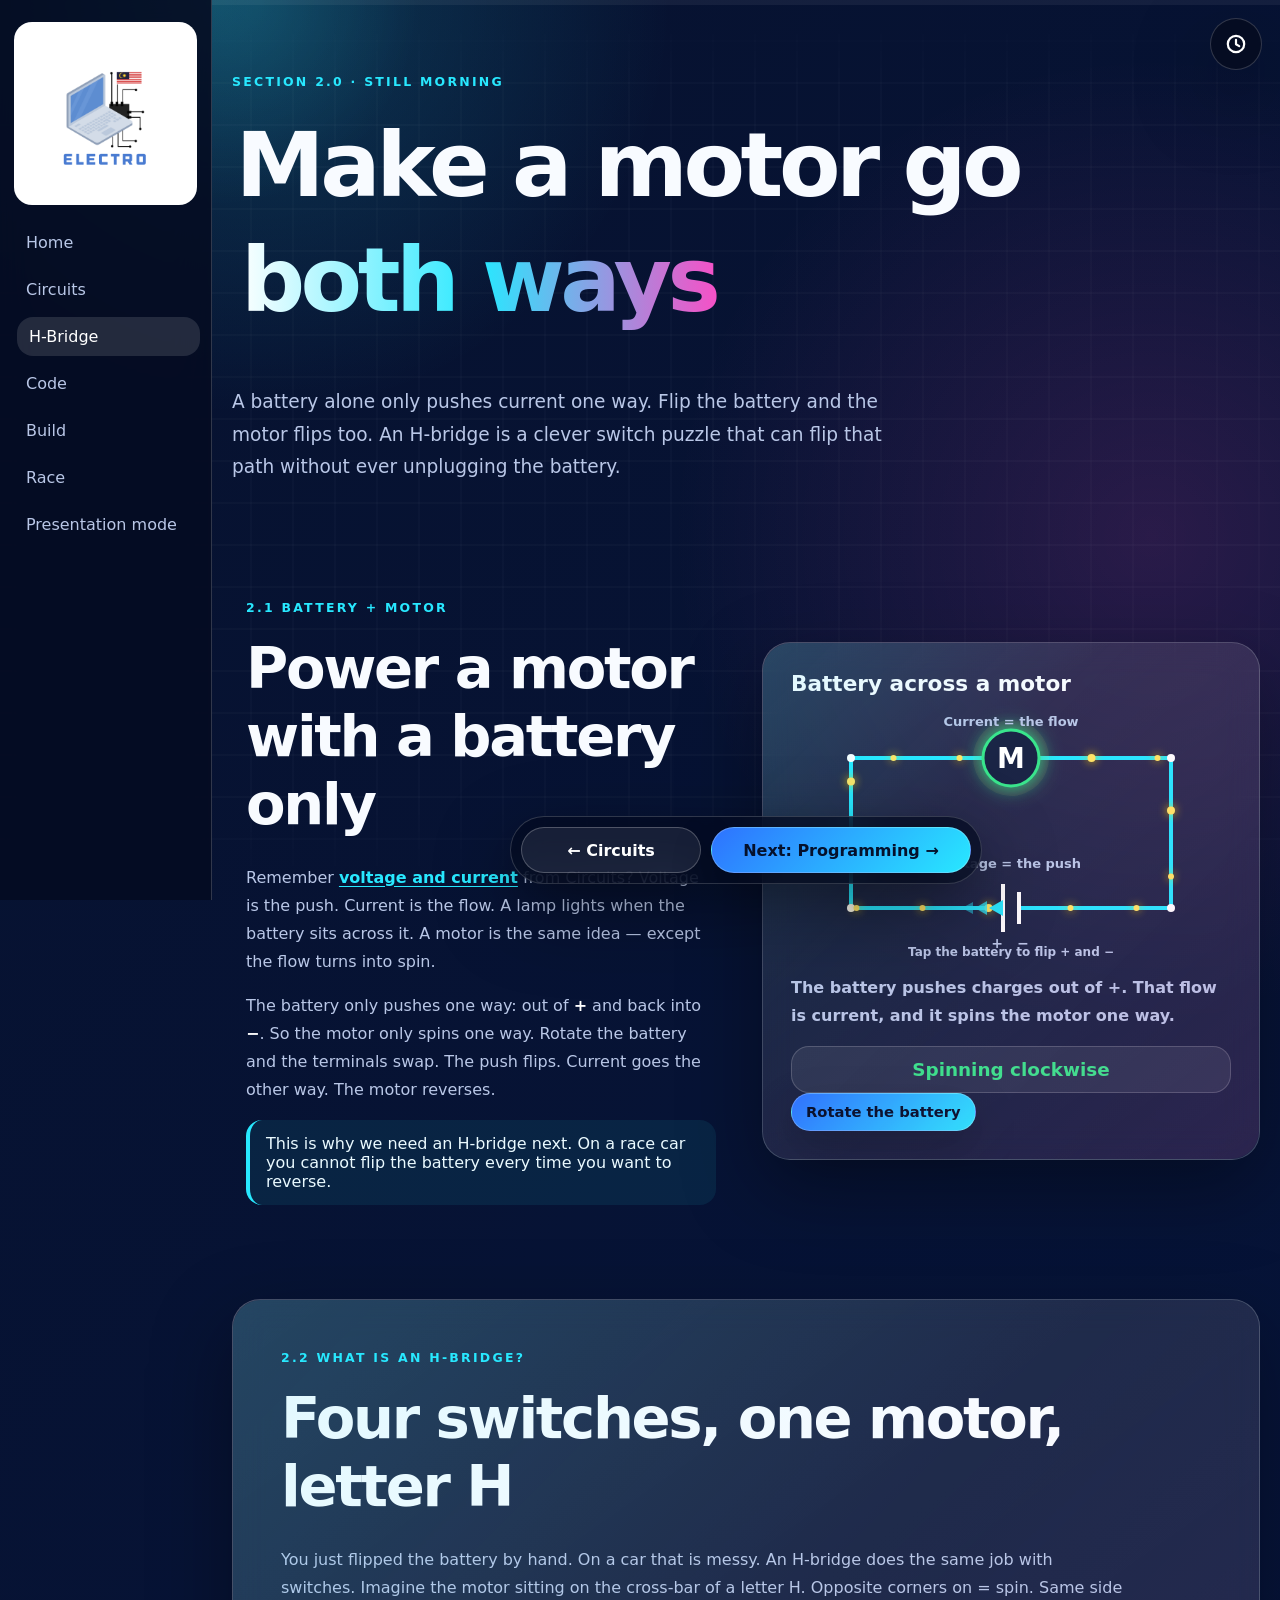
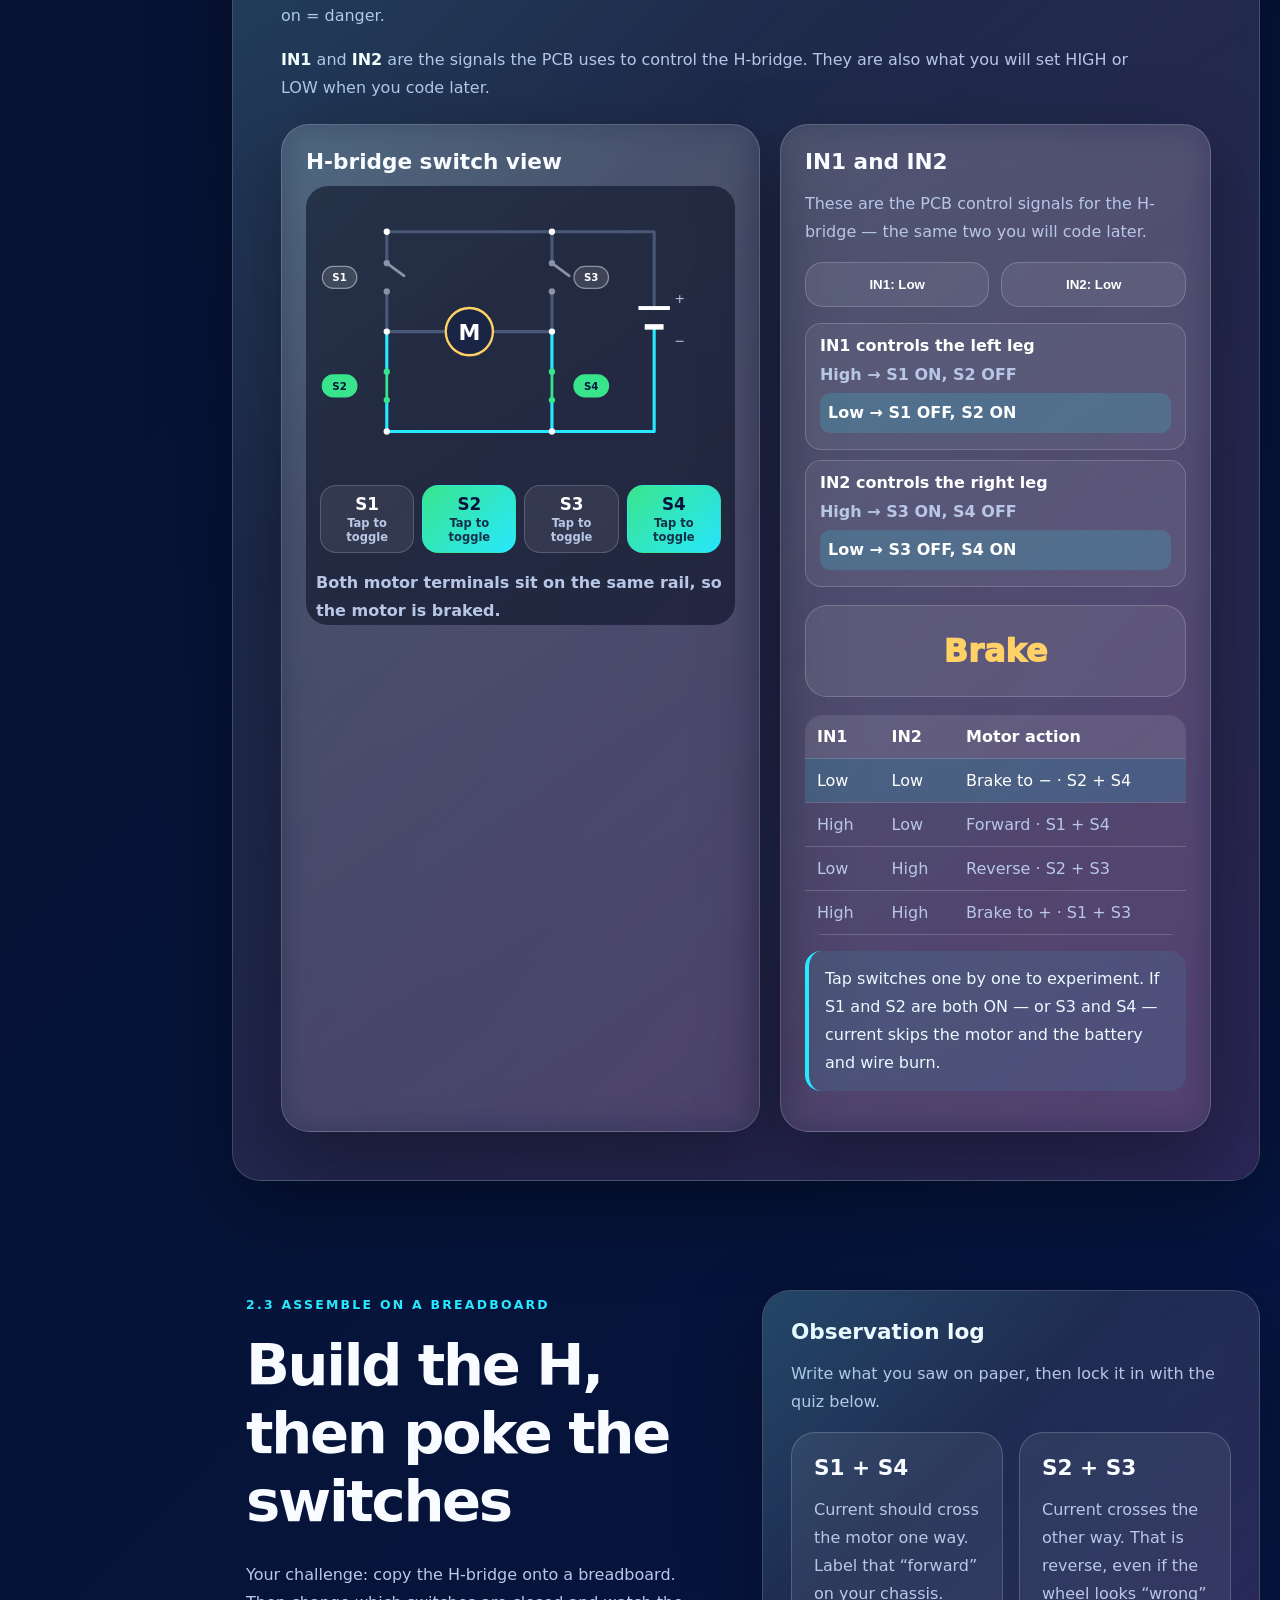
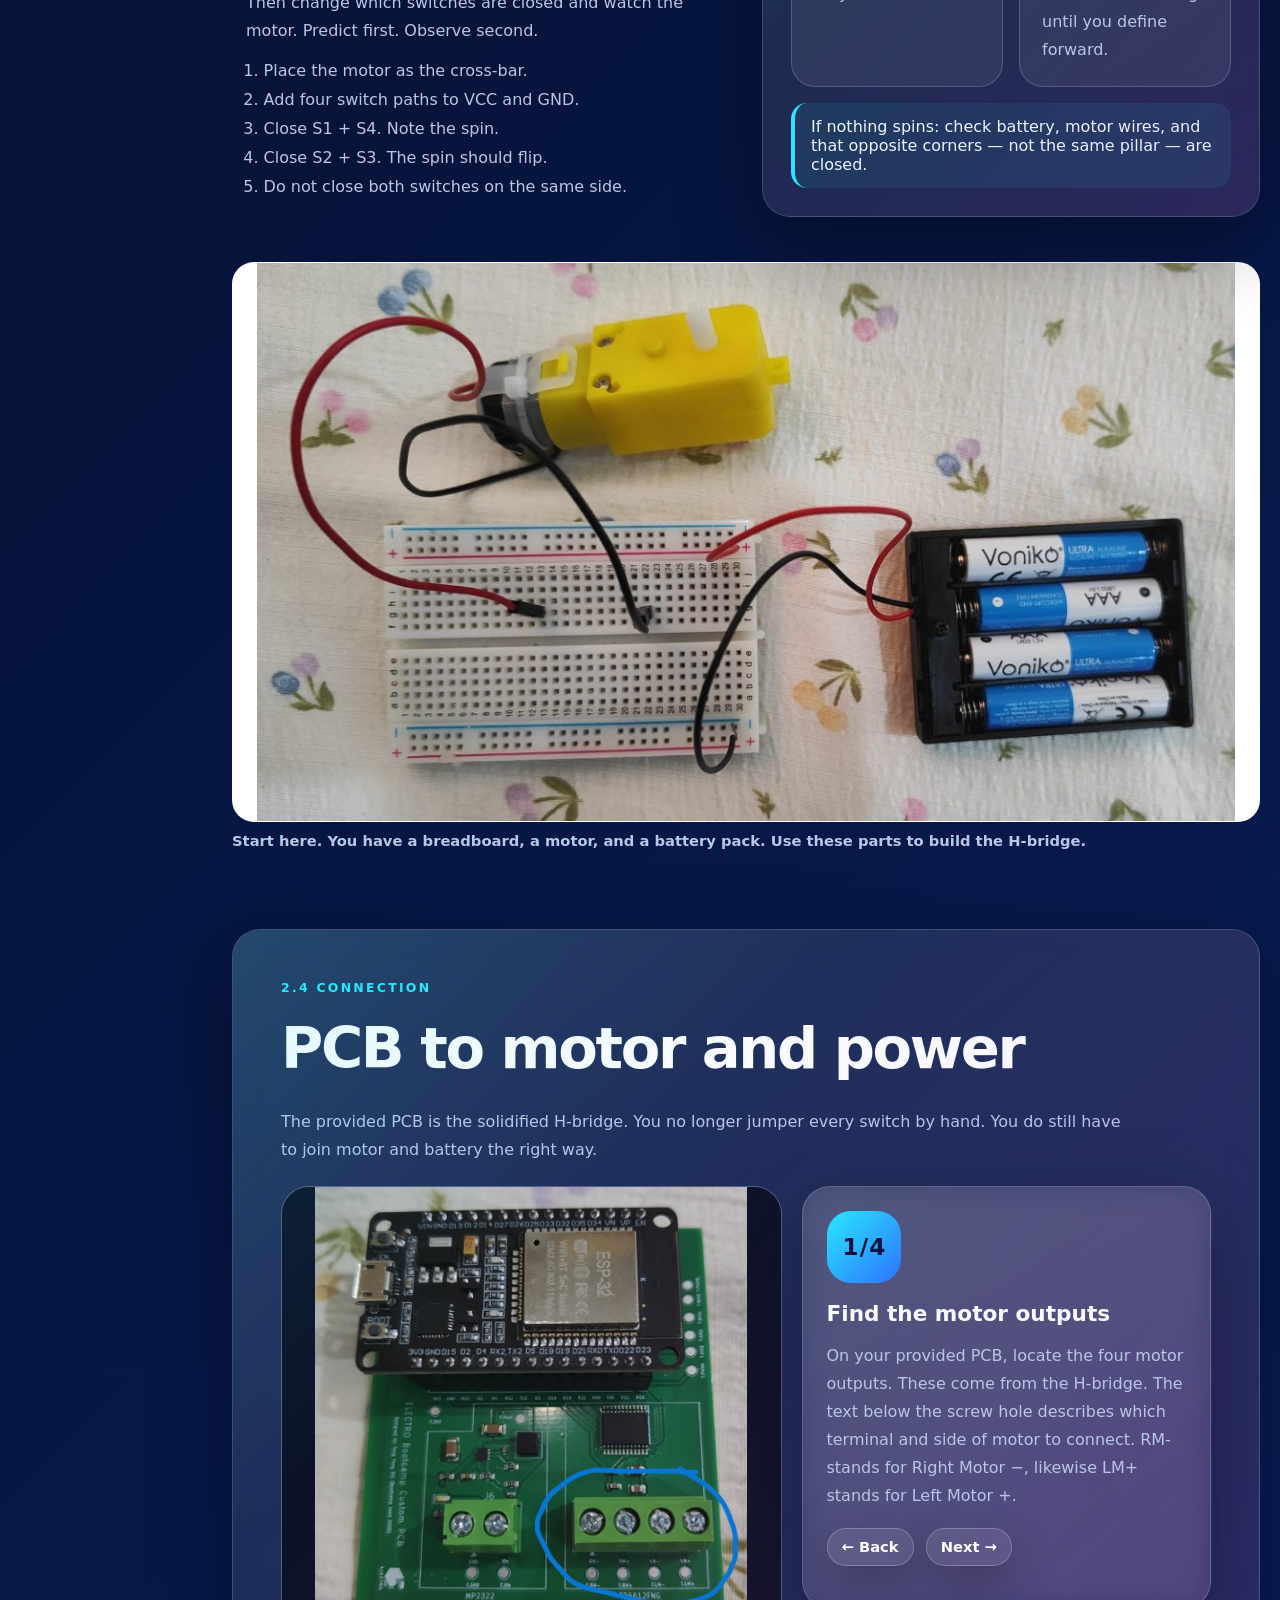
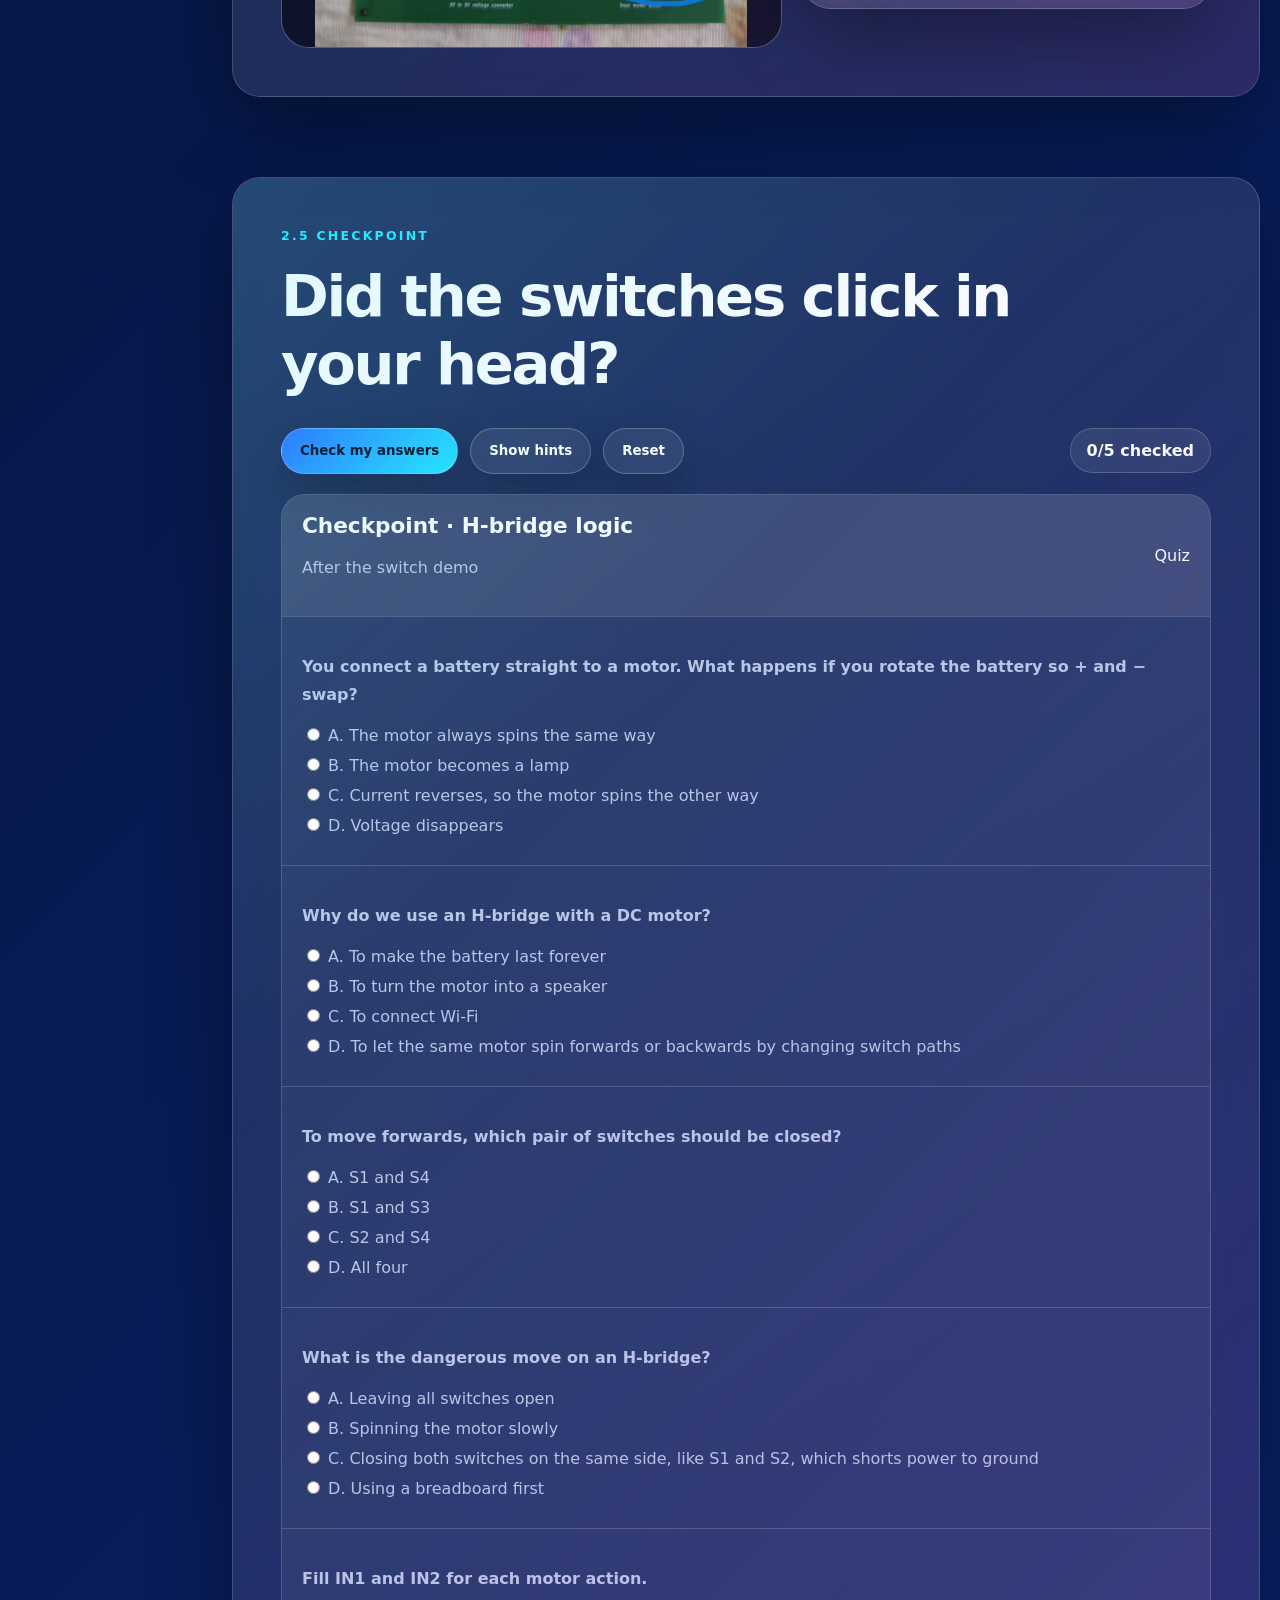
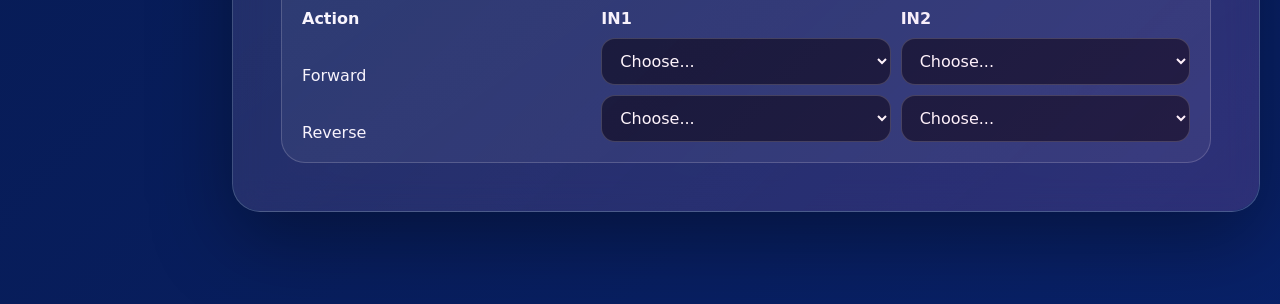
<file: electro_bootcamp_website/h-bridge.html>
<!doctype html>
<html lang="en">
<head>
  <meta charset="utf-8" />
  <meta name="viewport" content="width=device-width, initial-scale=1" />
  <title>2.0 H-bridge | ELECTRO x Sri KDU</title>
  <meta name="description" content="What an H-bridge is, how switches set motor direction, breadboard challenge, and PCB wiring." />
  <link rel="stylesheet" href="styles.css" />
</head>
<body>
  <div class="cursor-glow" aria-hidden="true"></div>
  <div class="noise" aria-hidden="true"></div>
  <div class="progress-shell" aria-hidden="true"><div id="readingProgress" class="reading-progress"></div></div>

  <aside class="side-nav" aria-label="Bootcamp navigation">
    <a class="brand-pill" href="index.html" aria-label="Home"><img class="brand-logo" src="assets/electro-logo.png" alt="ELECTRO" /></a>
    <a href="index.html">Home</a>
    <a href="circuits.html">Circuits</a>
    <a href="h-bridge.html">H-Bridge</a>
    <a href="programming.html">Code</a>
    <a href="assembly.html">Build</a>
    <a href="race.html">Race</a>
    <button id="presentMode" class="nav-button" type="button">Presentation mode</button>
  </aside>

  <header class="hero" style="padding-top:72px">
    <div class="hero-copy reveal">
      <p class="eyebrow">Section 2.0 · Still morning</p>
      <h1>Make a motor go <span>both ways</span></h1>
      <p class="hero-lead">A battery alone only pushes current one way. Flip the battery and the motor flips too. An H-bridge is a clever switch puzzle that can flip that path without ever unplugging the battery.</p>
    </div>
  </header>

  <main>
    <section class="lesson-section reveal" id="battery-motor">
      <div class="lesson-copy">
        <p class="eyebrow">2.1 Battery + motor</p>
        <h2>Power a motor with a battery only</h2>
        <p>Remember <a href="circuits.html#voltage-current">voltage and current</a> from Circuits? Voltage is the push. Current is the flow. A lamp lights when the battery sits across it. A motor is the same idea — except the flow turns into spin.</p>
        <p>The battery only pushes one way: out of <strong>+</strong> and back into <strong>−</strong>. So the motor only spins one way. Rotate the battery and the terminals swap. The push flips. Current goes the other way. The motor reverses.</p>
        <div class="callout">This is why we need an H-bridge next. On a race car you cannot flip the battery every time you want to reverse.</div>
      </div>
      <div class="interactive-card bm-card">
        <h3 id="bmTitle">Battery across a motor</h3>
        <svg id="bmSvg" class="bm-fwd" viewBox="0 0 420 250" role="img" aria-label="Battery connected to a motor. Rotate the battery to reverse the spin.">
          <path class="circuit-wire" d="M202 200 H50 V50 H182"/>
          <path class="circuit-wire" d="M238 50 H370 V200 H218"/>
          <path id="bmPathFw" d="M202 200 H50 V50 H370 V200 H218" fill="none"/>
          <path id="bmPathRev" d="M218 200 H370 V50 H50 V200 H202" fill="none"/>
          <circle class="junction" cx="50" cy="50" r="4"/>
          <circle class="junction" cx="370" cy="50" r="4"/>
          <circle class="junction" cx="50" cy="200" r="4"/>
          <circle class="junction" cx="370" cy="200" r="4"/>
          <g id="bmChargesFw" class="bm-charges fw" aria-hidden="true"></g>
          <g id="bmChargesRev" class="bm-charges rev" aria-hidden="true"></g>

          <g id="bmMotor">
            <circle class="motor-halo" cx="210" cy="50" r="38"/>
            <circle class="motor-body" cx="210" cy="50" r="28"/>
            <text class="motor-letter bm-letter" x="210" y="60">M</text>
          </g>

          <g id="bmBattery" class="bm-battery" role="button" tabindex="0" aria-label="Battery. Tap to rotate and reverse the motor." aria-pressed="false">
            <rect class="bm-hit" x="168" y="166" width="84" height="80" rx="14"/>
            <line class="bm-plate plus" x1="202" y1="178" x2="202" y2="222"/>
            <line class="bm-plate minus" x1="218" y1="186" x2="218" y2="214"/>
            <g class="vc-push" aria-hidden="true">
              <path class="vc-push-arrow a1" d="M188 200 l14 -8 v16 z"/>
              <path class="vc-push-arrow a2" d="M174 200 l12 -7 v14 z"/>
              <path class="vc-push-arrow a3" d="M161 200 l11 -6 v12 z"/>
            </g>
          </g>
          <text class="bm-pol" id="bmPolL" x="196" y="240">+</text>
          <text class="bm-pol" id="bmPolR" x="222" y="240">−</text>
          <text class="vc-label bm-v" x="210" y="160" text-anchor="middle">Voltage = the push</text>
          <text class="vc-label bm-i" x="210" y="18" text-anchor="middle">Current = the flow</text>
          <text class="bm-tap" x="210" y="248" text-anchor="middle">Tap the battery to flip + and −</text>
        </svg>
        <p id="bmHint" class="feedback">The battery pushes charges out of +. That flow is current, and it spins the motor one way.</p>
        <div class="bm-state forward" id="bmState">Spinning clockwise</div>
        <div class="control-row">
          <button class="button small primary" id="bmFlip" type="button">Rotate the battery</button>
        </div>
      </div>
    </section>

    <section class="panel reveal motor-panel" id="what">
      <div class="section-heading compact">
        <p class="eyebrow">2.2 What is an H-bridge?</p>
        <h2>Four switches, one motor, letter H</h2>
        <p>You just flipped the battery by hand. On a car that is messy. An H-bridge does the same job with switches. Imagine the motor sitting on the cross-bar of a letter H. Opposite corners on = spin. Same side on = danger.</p>
        <p><strong>IN1</strong> and <strong>IN2</strong> are the signals the PCB uses to control the H-bridge. They are also what you will set HIGH or LOW when you code later.</p>
      </div>
      <div class="motor-layout">
        <div class="hbridge-card">
          <h3>H-bridge switch view</h3>
          <div class="hbridge" id="hbridge">
            <svg id="hbridgeSvg" viewBox="0 0 520 360" role="img" aria-label="H-bridge schematic with battery, motor, and four switches">
              <path class="hb-wire" data-seg="topl" d="M90 48 H300"/>
              <path class="hb-wire" data-seg="topr" d="M300 48 H400"/>
              <path class="hb-wire" data-seg="botl" d="M90 302 H300"/>
              <path class="hb-wire" data-seg="botr" d="M300 302 H400"/>
              <path class="hb-wire" data-seg="bat+" d="M400 48 H430 V145"/>
              <path class="hb-wire" data-seg="bat-" d="M430 169 V302 H400"/>
              <path class="hb-wire" data-seg="s1a" d="M90 48 V88"/>
              <path class="hb-wire" data-seg="s1b" d="M90 124 V175"/>
              <path class="hb-wire" data-seg="s2a" d="M90 175 V226"/>
              <path class="hb-wire" data-seg="s2b" d="M90 262 V302"/>
              <path class="hb-wire" data-seg="s3a" d="M300 48 V88"/>
              <path class="hb-wire" data-seg="s3b" d="M300 124 V175"/>
              <path class="hb-wire" data-seg="s4a" d="M300 175 V226"/>
              <path class="hb-wire" data-seg="s4b" d="M300 262 V302"/>
              <path class="hb-wire" data-seg="ml" d="M90 175 H163"/>
              <path class="hb-wire" data-seg="mr" d="M227 175 H300"/>
              <circle class="junction" cx="90" cy="48" r="4"/>
              <circle class="junction" cx="300" cy="48" r="4"/>
              <circle class="junction" cx="90" cy="175" r="4"/>
              <circle class="junction" cx="300" cy="175" r="4"/>
              <circle class="junction" cx="90" cy="302" r="4"/>
              <circle class="junction" cx="300" cy="302" r="4"/>

              <g class="battery-symbol" id="batterySymbol">
                <g class="battery-flames" aria-hidden="true">
                  <g transform="translate(430 147)">
                    <g class="fire-stack">
                      <ellipse class="fire-glow" cx="0" cy="-20" rx="22" ry="28"/>
                      <path class="fire-outer" d="M-13 3 C-18 -10 -7 -24 -5 -34 C-2 -44 0 -50 0 -50 C0 -50 2 -44 5 -34 C7 -24 18 -10 13 3 C7 8 -7 8 -13 3Z"/>
                      <path class="fire-mid" d="M-8 4 C-11 -8 -4 -20 -3 -28 C-1 -36 0 -41 0 -41 C0 -41 1 -36 3 -28 C4 -20 11 -8 8 4 C4 7 -4 7 -8 4Z"/>
                      <path class="fire-core" d="M-4 4 C-5 -5 -2 -13 -1 -19 C0 -25 0 -28 0 -28 C0 -28 0 -25 1 -19 C2 -13 5 -5 4 4 C2 6 -2 6 -4 4Z"/>
                    </g>
                  </g>
                </g>
                <text x="456" y="138" fill="#b9c7e7" font-size="16">+</text>
                <line class="bat-plate" x1="410" y1="145" x2="450" y2="145" stroke="#fff" stroke-width="5"/>
                <line class="bat-plate" x1="418" y1="169" x2="442" y2="169" stroke="#fff" stroke-width="7"/>
                <text x="456" y="192" fill="#b9c7e7" font-size="16">−</text>
              </g>

              <g class="hb-sw" data-switch="S1" role="button" tabindex="0" aria-label="Switch S1" aria-pressed="false">
                <rect class="sw-hit" x="10" y="78" width="80" height="56" rx="12"/>
                <circle class="sw-dot" cx="90" cy="88" r="4"/>
                <circle class="sw-dot" cx="90" cy="124" r="4"/>
                <line class="sw-open" x1="90" y1="88" x2="112" y2="104"/>
                <line class="sw-closed" x1="90" y1="88" x2="90" y2="124"/>
                <rect class="sw-btn" x="8" y="92" width="44" height="28" rx="14"/>
                <text class="sw-label" x="30" y="111">S1</text>
              </g>
              <g class="hb-sw" data-switch="S2" role="button" tabindex="0" aria-label="Switch S2" aria-pressed="false">
                <rect class="sw-hit" x="10" y="216" width="80" height="56" rx="12"/>
                <circle class="sw-dot" cx="90" cy="226" r="4"/>
                <circle class="sw-dot" cx="90" cy="262" r="4"/>
                <line class="sw-open" x1="90" y1="226" x2="112" y2="242"/>
                <line class="sw-closed" x1="90" y1="226" x2="90" y2="262"/>
                <rect class="sw-btn" x="8" y="230" width="44" height="28" rx="14"/>
                <text class="sw-label" x="30" y="249">S2</text>
              </g>
              <g class="hb-sw" data-switch="S3" role="button" tabindex="0" aria-label="Switch S3" aria-pressed="false">
                <rect class="sw-hit" x="298" y="78" width="80" height="56" rx="12"/>
                <circle class="sw-dot" cx="300" cy="88" r="4"/>
                <circle class="sw-dot" cx="300" cy="124" r="4"/>
                <line class="sw-open" x1="300" y1="88" x2="322" y2="104"/>
                <line class="sw-closed" x1="300" y1="88" x2="300" y2="124"/>
                <rect class="sw-btn" x="328" y="92" width="44" height="28" rx="14"/>
                <text class="sw-label" x="350" y="111">S3</text>
              </g>
              <g class="hb-sw" data-switch="S4" role="button" tabindex="0" aria-label="Switch S4" aria-pressed="false">
                <rect class="sw-hit" x="298" y="216" width="80" height="56" rx="12"/>
                <circle class="sw-dot" cx="300" cy="226" r="4"/>
                <circle class="sw-dot" cx="300" cy="262" r="4"/>
                <line class="sw-open" x1="300" y1="226" x2="322" y2="242"/>
                <line class="sw-closed" x1="300" y1="226" x2="300" y2="262"/>
                <rect class="sw-btn" x="328" y="230" width="44" height="28" rx="14"/>
                <text class="sw-label" x="350" y="249">S4</text>
              </g>

              <g id="motorSymbol">
                <circle class="motor-halo" cx="195" cy="175" r="40"/>
                <circle class="motor-body" cx="195" cy="175" r="30"/>
                <g class="motor-spin">
                  <text class="motor-letter" x="195" y="186">M</text>
                </g>
              </g>

              <path id="pathForward" class="current-path" d="M430 145 V48 H90 V175 H163 A32 32 0 0 0 227 175 H300 V302 H430 V169"/>
              <path id="pathReverse" class="current-path" d="M430 145 V48 H300 V175 H227 A32 32 0 0 1 163 175 H90 V302 H430 V169"/>
              <path id="pathShortLeft" class="current-path short" d="M430 145 V48 H90 V302 H430 V169"/>
              <path id="pathShortRight" class="current-path short" d="M430 145 V48 H300 V302 H430 V169"/>
            </svg>
            <div class="hb-sw-row" role="group" aria-label="Toggle H-bridge switches">
              <button type="button" class="hb-sw-btn" data-switch="S1" aria-pressed="false"><strong>S1</strong><span>Tap to toggle</span></button>
              <button type="button" class="hb-sw-btn" data-switch="S2" aria-pressed="false"><strong>S2</strong><span>Tap to toggle</span></button>
              <button type="button" class="hb-sw-btn" data-switch="S3" aria-pressed="false"><strong>S3</strong><span>Tap to toggle</span></button>
              <button type="button" class="hb-sw-btn" data-switch="S4" aria-pressed="false"><strong>S4</strong><span>Tap to toggle</span></button>
            </div>
            <p id="hbHint" class="feedback">Tap a switch button, or use IN1 / IN2 to set a whole side at once.</p>
          </div>
        </div>
        <div class="truth-card">
          <h3>IN1 and IN2</h3>
          <p>These are the PCB control signals for the H-bridge — the same two you will code later.</p>
          <div class="toggle-row" role="group" aria-label="IN1 and IN2 controls">
            <button id="inaBtn" class="logic-toggle" type="button" aria-pressed="false">IN1: Low</button>
            <button id="inbBtn" class="logic-toggle" type="button" aria-pressed="false">IN2: Low</button>
          </div>
          <div class="ina-guide">
            <div class="guide-block">
              <strong>IN1 controls the left leg</strong>
              <p data-ina="high">High → S1 ON, S2 OFF</p>
              <p data-ina="low">Low → S1 OFF, S2 ON</p>
            </div>
            <div class="guide-block">
              <strong>IN2 controls the right leg</strong>
              <p data-inb="high">High → S3 ON, S4 OFF</p>
              <p data-inb="low">Low → S3 OFF, S4 ON</p>
            </div>
          </div>
          <div id="motorState" class="motor-state coast">Coast / open</div>
          <table class="truth-table">
            <thead><tr><th>IN1</th><th>IN2</th><th>Motor action</th></tr></thead>
            <tbody>
              <tr data-row="00"><td>Low</td><td>Low</td><td>Brake to − · S2 + S4</td></tr>
              <tr data-row="10"><td>High</td><td>Low</td><td>Forward · S1 + S4</td></tr>
              <tr data-row="01"><td>Low</td><td>High</td><td>Reverse · S2 + S3</td></tr>
              <tr data-row="11"><td>High</td><td>High</td><td>Brake to + · S1 + S3</td></tr>
            </tbody>
          </table>
          <p class="hint">Tap switches one by one to experiment. If S1 and S2 are both ON — or S3 and S4 — current skips the motor and the battery and wire burn.</p>
        </div>
      </div>
    </section>

    <section class="lesson-section reveal" id="assemble">
      <div class="lesson-copy">
        <p class="eyebrow">2.3 Assemble on a breadboard</p>
        <h2>Build the H, then poke the switches</h2>
        <p>Your challenge: copy the H-bridge onto a breadboard. Then change which switches are closed and watch the motor. Predict first. Observe second.</p>
        <ol class="animated-list">
          <li>Place the motor as the cross-bar.</li>
          <li>Add four switch paths to VCC and GND.</li>
          <li>Close S1 + S4. Note the spin.</li>
          <li>Close S2 + S3. The spin should flip.</li>
          <li>Do not close both switches on the same side.</li>
        </ol>
      </div>
      <div class="interactive-card">
        <h3>Observation log</h3>
        <p>Write what you saw on paper, then lock it in with the quiz below.</p>
        <div class="card-grid cols-2">
          <article class="info-card"><h3>S1 + S4</h3><p>Current should cross the motor one way. Label that “forward” on your chassis.</p></article>
          <article class="info-card"><h3>S2 + S3</h3><p>Current crosses the other way. That is reverse, even if the wheel looks “wrong” until you define forward.</p></article>
        </div>
        <div class="callout" style="margin-top:16px">If nothing spins: check battery, motor wires, and that opposite corners — not the same pillar — are closed.</div>
      </div>
      <figure class="build-start-photo">
        <img src="assets/h-bridge/breadboard-start.jpg" alt="Starting kit: breadboard, yellow DC motor, and 4-AAA battery pack with loose wires" />
        <figcaption>Start here. You have a breadboard, a motor, and a battery pack. Use these parts to build the H-bridge.</figcaption>
      </figure>
    </section>

    <section class="panel reveal" id="connection">
      <div class="section-heading compact">
        <p class="eyebrow">2.4 Connection</p>
        <h2>PCB to motor and power</h2>
        <p>The provided PCB is the solidified H-bridge. You no longer jumper every switch by hand. You do still have to join motor and battery the right way.</p>
      </div>
      <div class="split-lab">
        <div class="wiring-photo-card">
          <img id="connectStepPhoto" src="assets/h-bridge/step-1.jpg" alt="Custom PCB with motor output terminals circled" />
        </div>
        <div class="stepper-card" id="connectStepper">
          <div class="step-count"><span data-step-now>1</span>/<span data-step-total>4</span></div>
          <h3 data-step-title>Find the motor outputs</h3>
          <p data-step-text>On your provided PCB, locate the four motor outputs. These come from the H-bridge. The text below the screw hole describes which terminal and side of motor to connect. RM- stands for Right Motor −, likewise LM+ stands for Left Motor +.</p>
          <div class="control-row sticky-controls">
            <button class="button small ghost" type="button" data-step-prev>← Back</button>
            <button class="button small ghost" type="button" data-step-next>Next →</button>
          </div>
        </div>
      </div>
    </section>

    <section class="panel reveal worksheet-panel" id="quiz">
      <div class="section-heading compact">
        <p class="eyebrow">2.5 Checkpoint</p>
        <h2>Did the switches click in your head?</h2>
      </div>
      <div class="worksheet-tools">
        <button id="checkWorksheet" class="button primary" type="button">Check my answers</button>
        <button id="showHints" class="button ghost" type="button">Show hints</button>
        <button id="resetWorksheet" class="button ghost" type="button">Reset</button>
        <div class="score-pill"><span id="scoreText">0/0 checked</span></div>
      </div>
      <div id="quizContainer" class="quiz-container"></div>
    </section>
  </main>

  <div class="page-end" aria-hidden="true"></div>
  <nav class="next-bar" aria-label="Lesson links">
    <a class="button ghost" href="circuits.html">← Circuits</a>
    <a class="button primary" href="programming.html">Next: Programming →</a>
  </nav>
  <button id="backToTop" class="back-to-top" type="button" aria-label="Back to top">↑</button>
  <script src="app.js"></script>
</body>
</html>
</file>
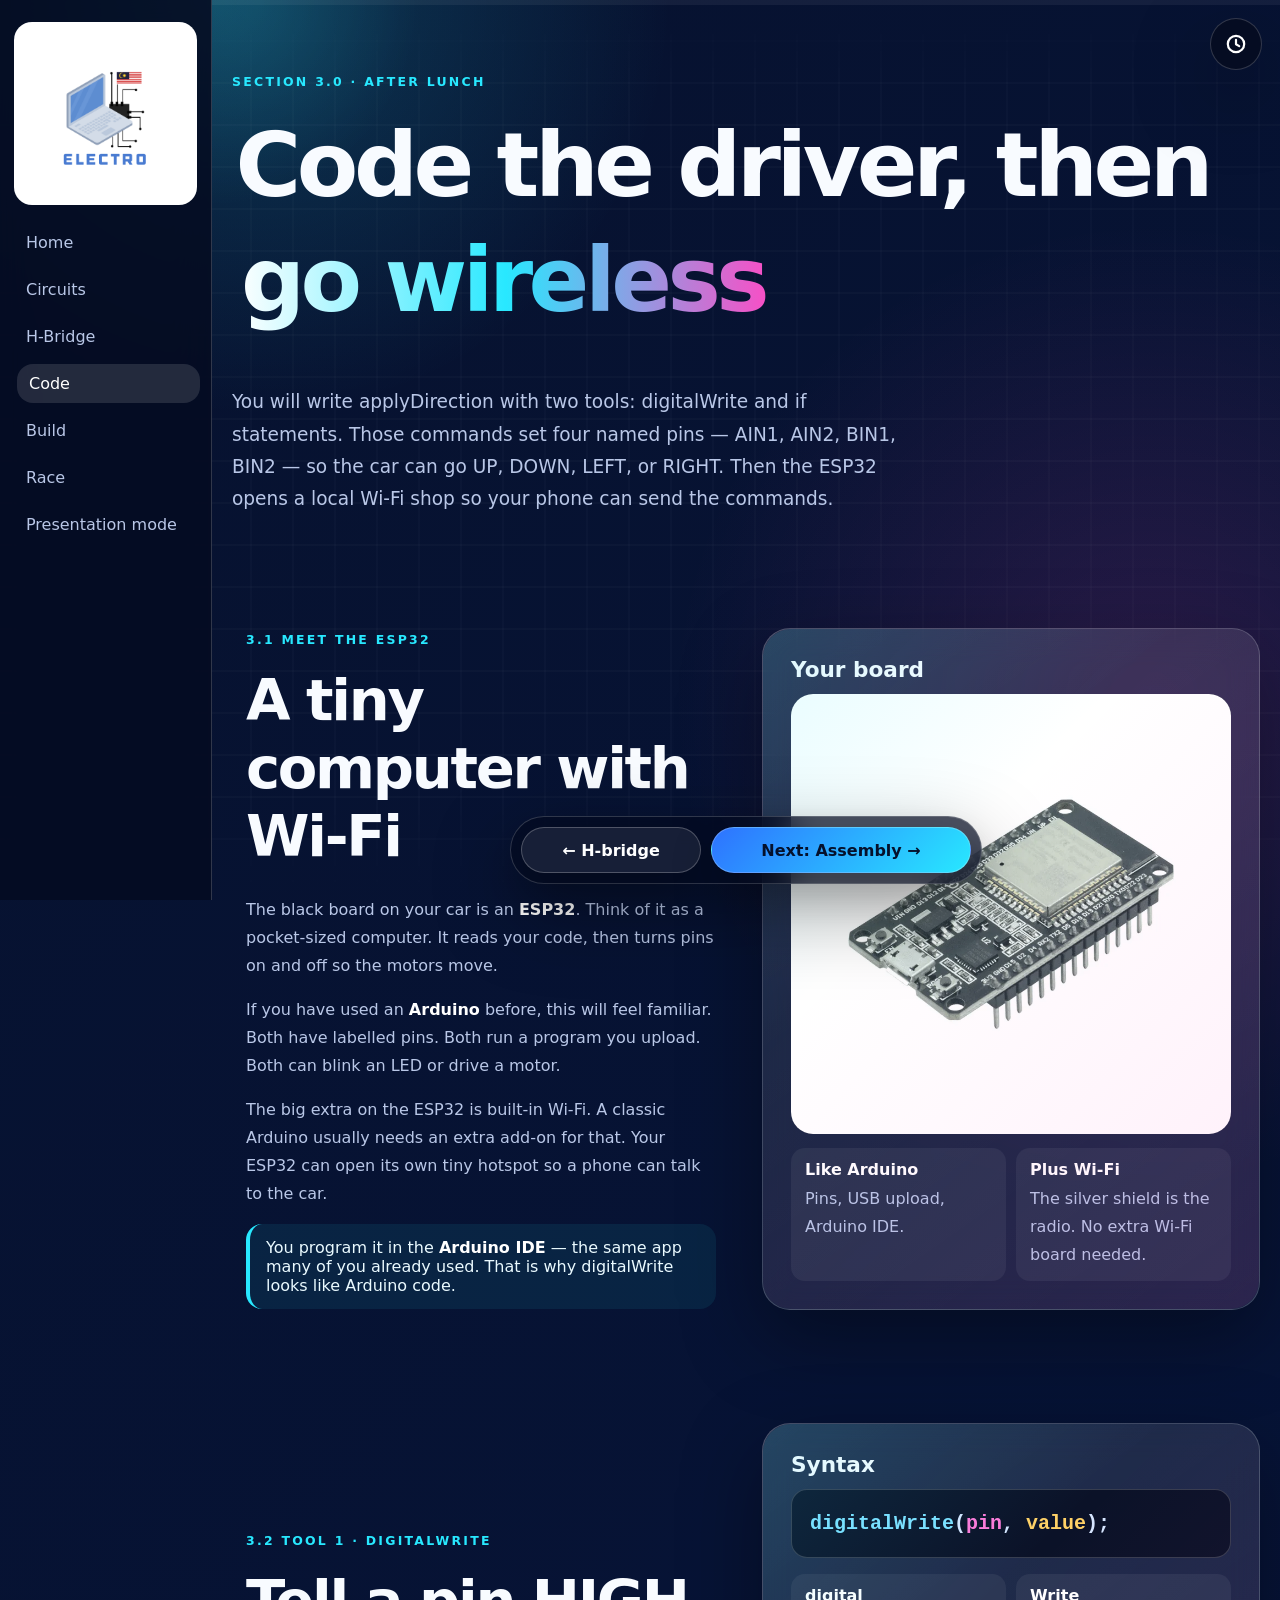
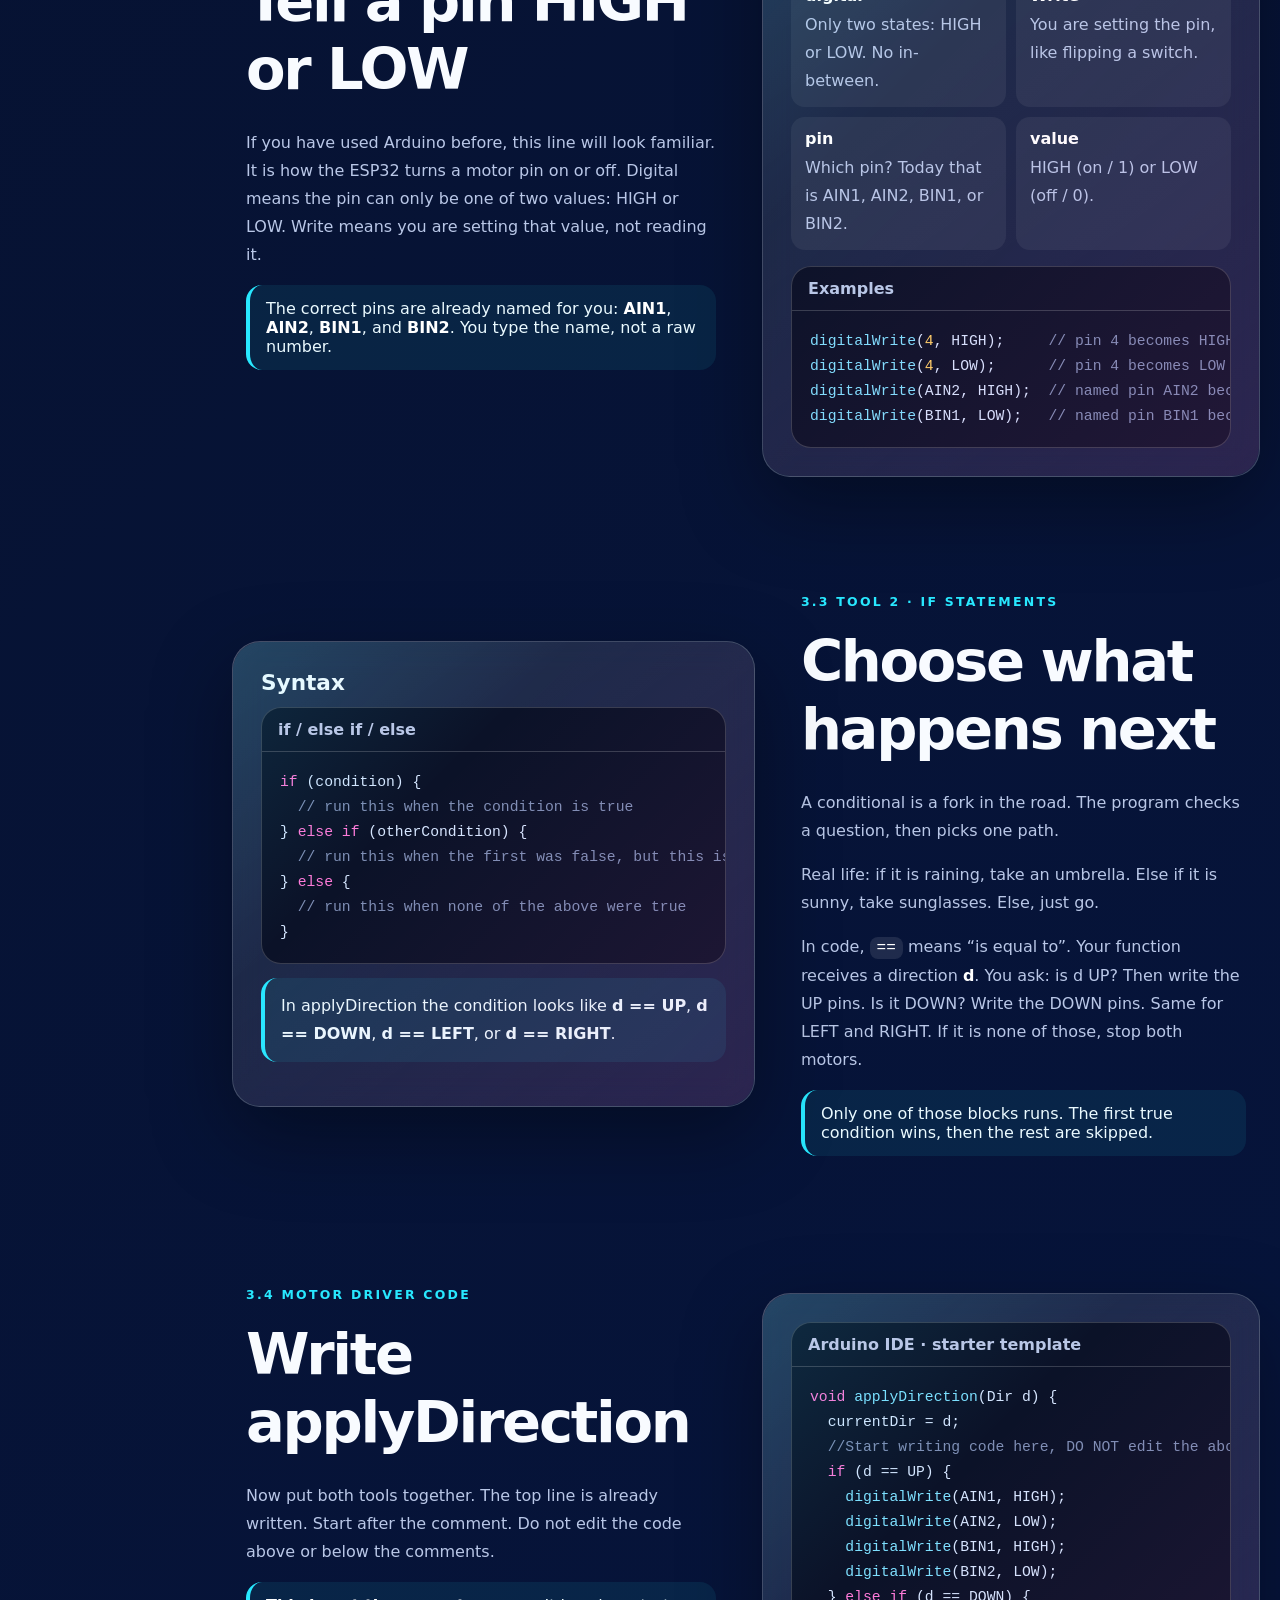
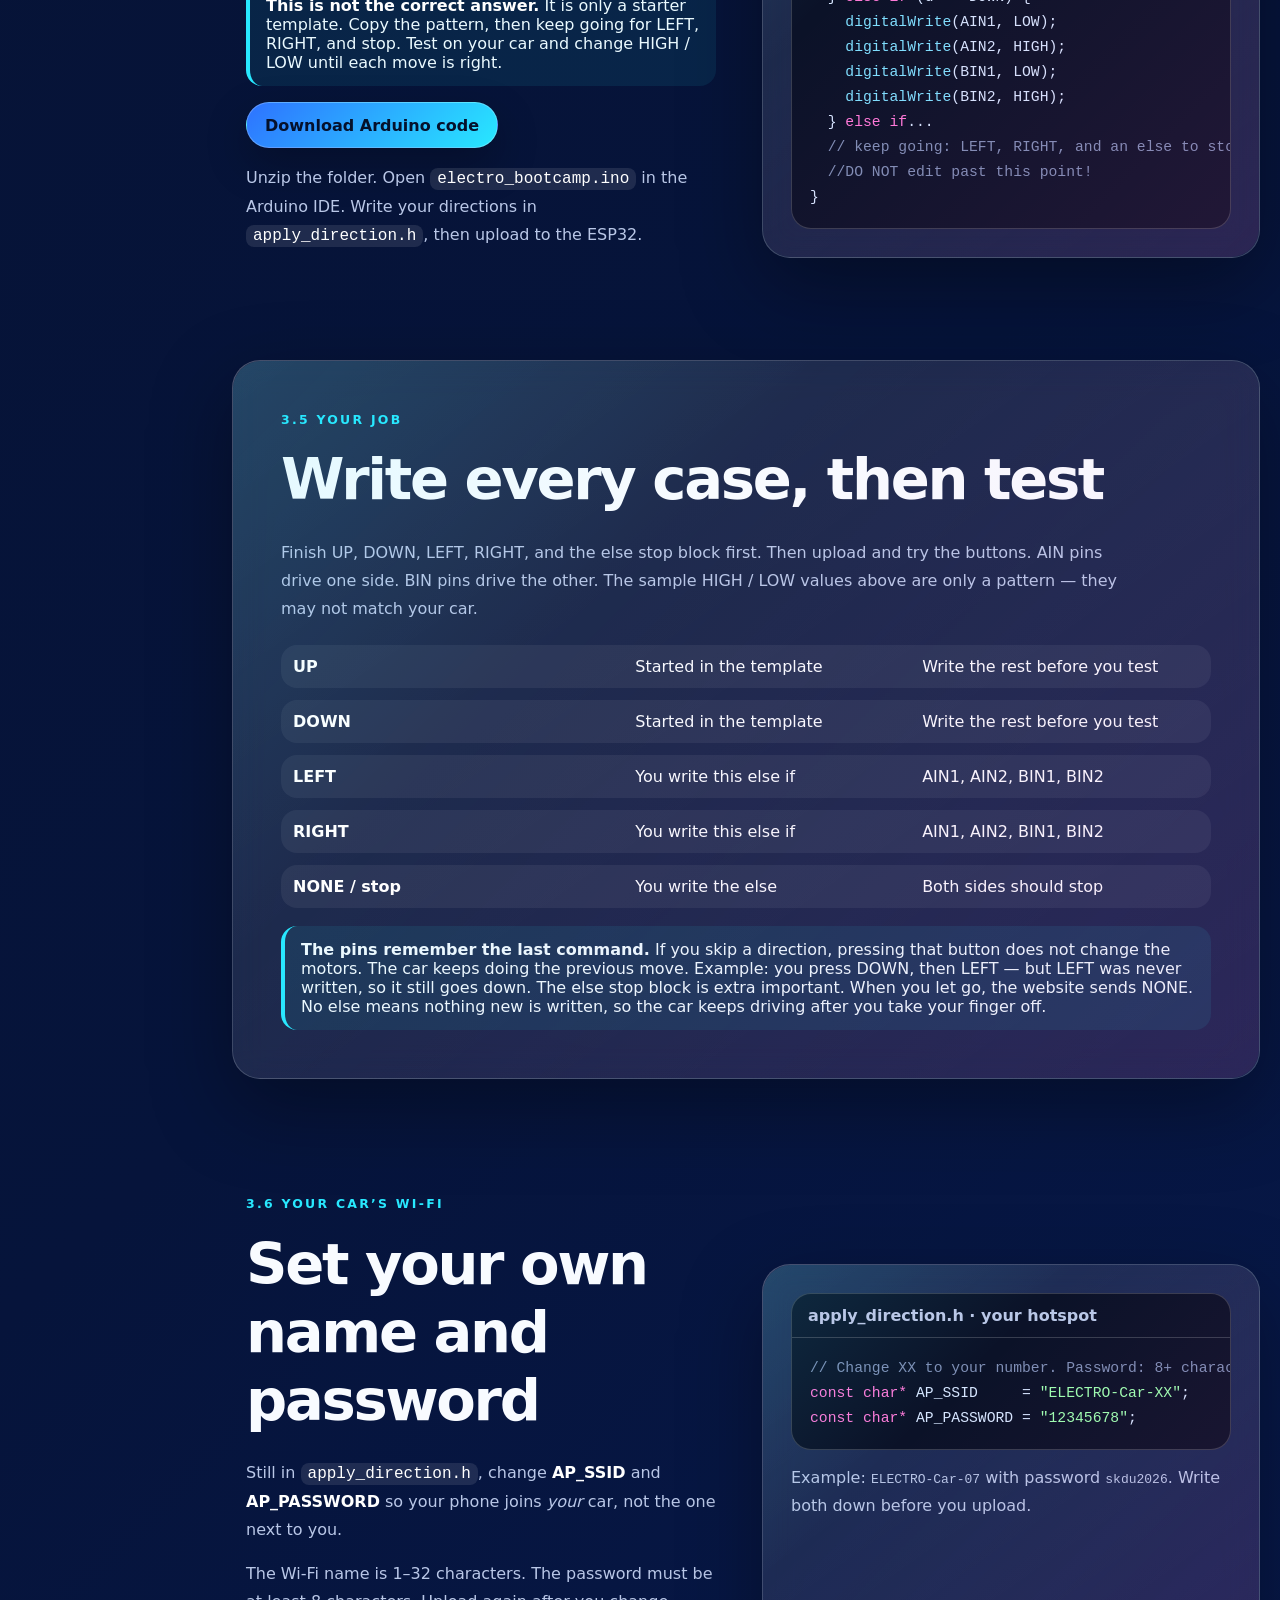
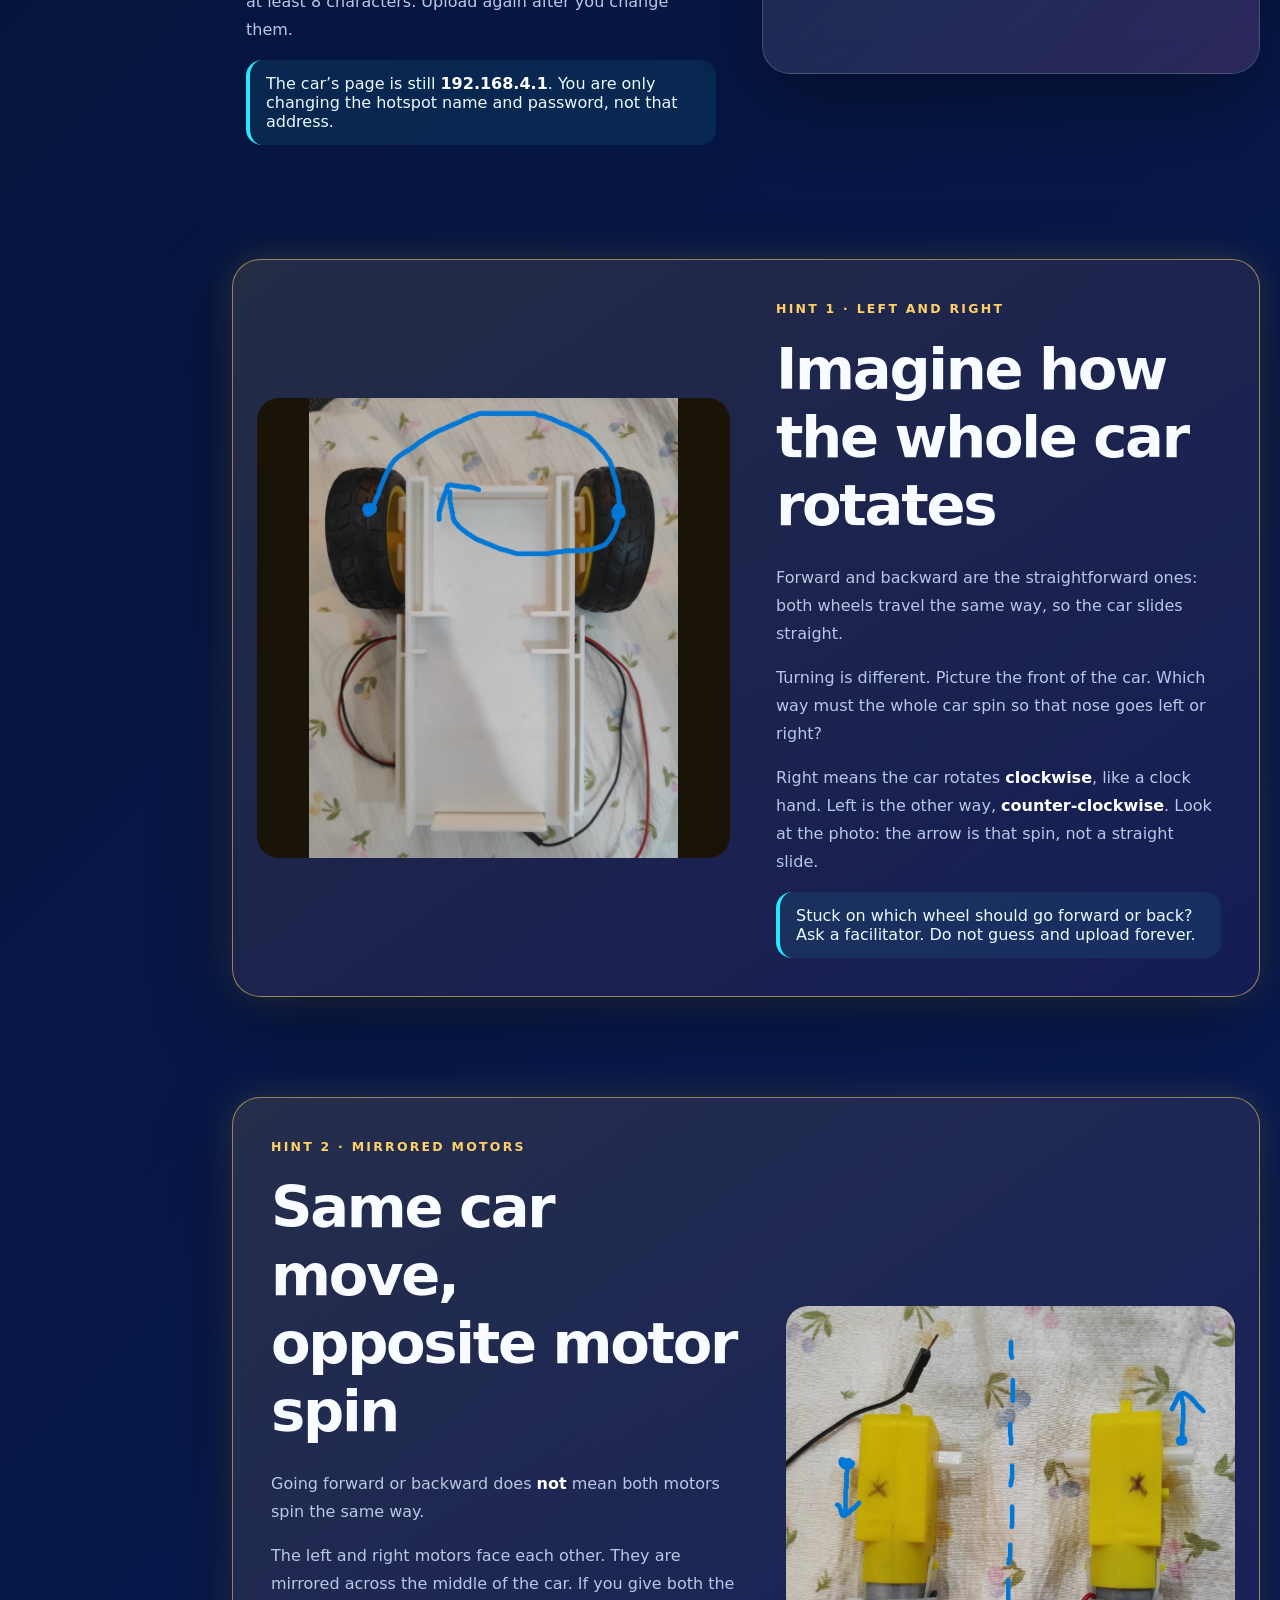
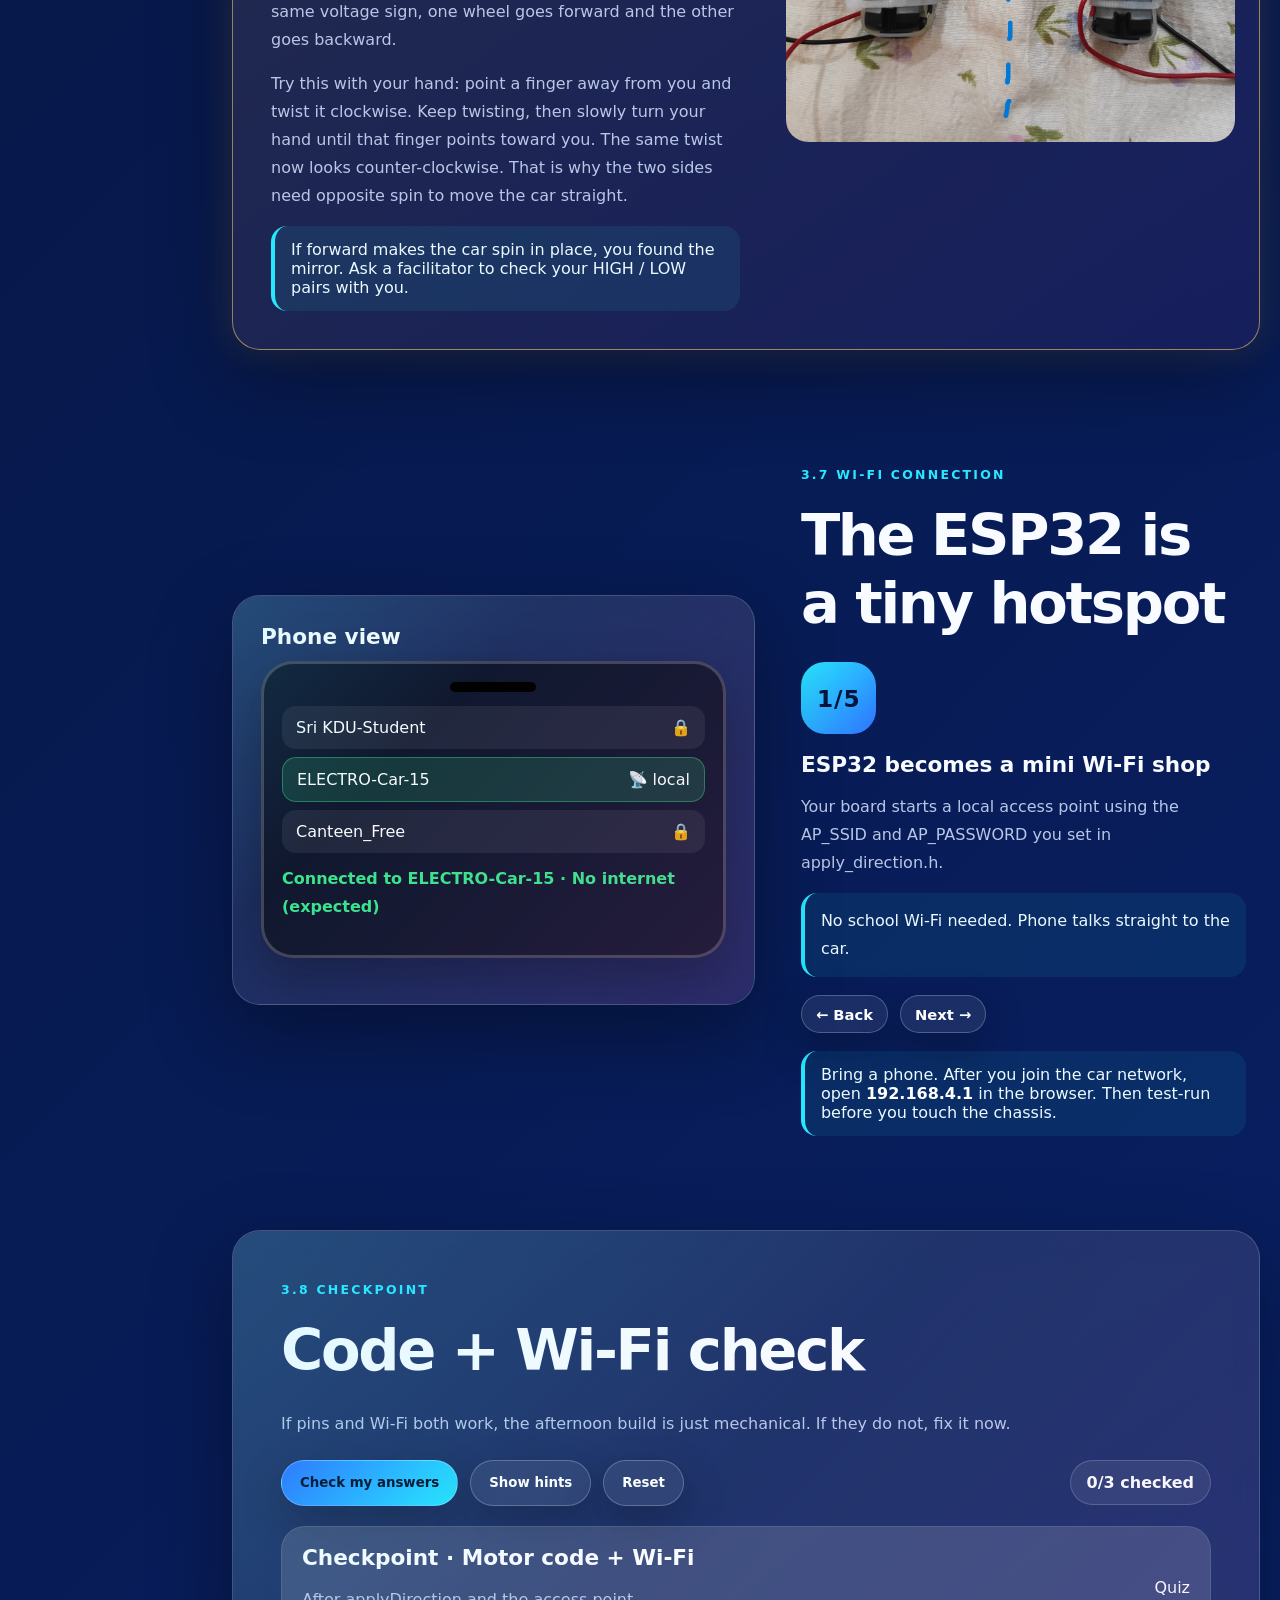
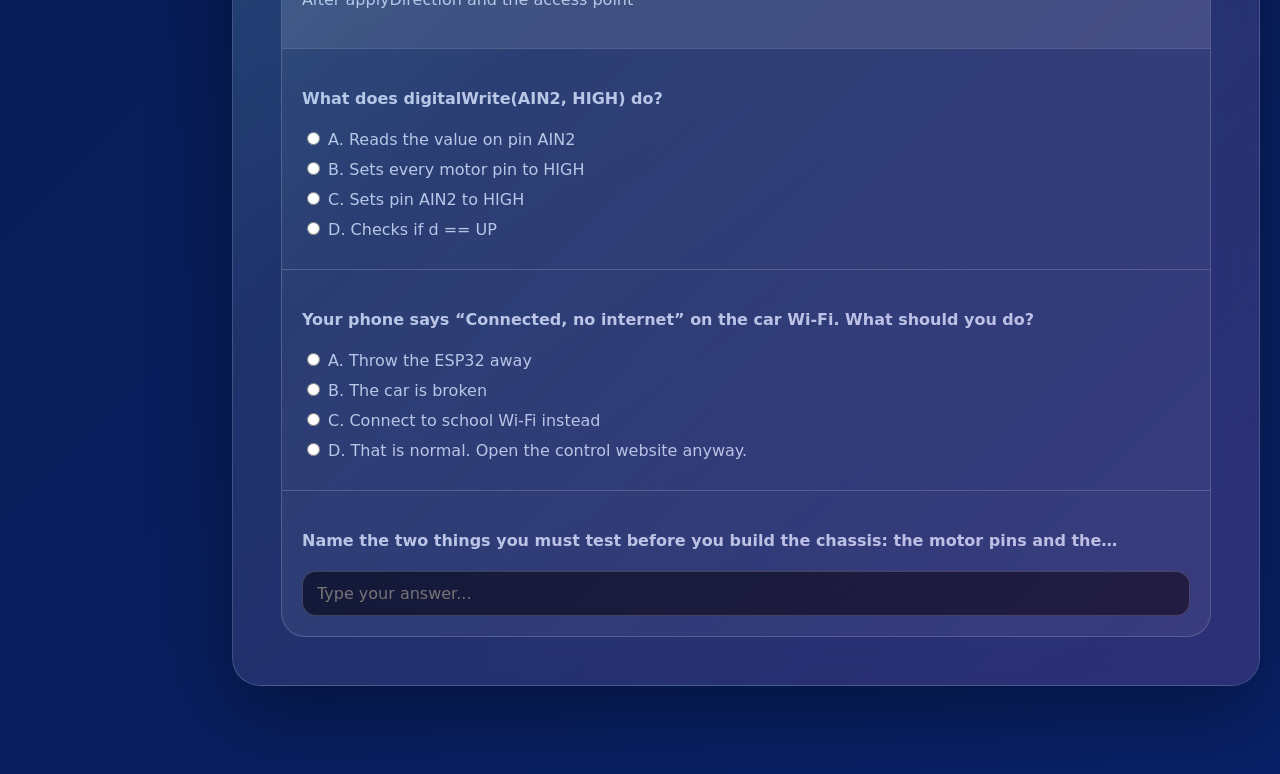
<file: electro_bootcamp_website/programming.html>
<!doctype html>
<html lang="en">
<head>
  <meta charset="utf-8" />
  <meta name="viewport" content="width=device-width, initial-scale=1" />
  <title>3.0 Programming | ELECTRO x Sri KDU</title>
  <meta name="description" content="Write applyDirection in Arduino, learn the pin HIGH/LOW map, and connect a phone to the ESP32 access point." />
  <link rel="stylesheet" href="styles.css" />
</head>
<body>
  <div class="cursor-glow" aria-hidden="true"></div>
  <div class="noise" aria-hidden="true"></div>
  <div class="progress-shell" aria-hidden="true"><div id="readingProgress" class="reading-progress"></div></div>

  <aside class="side-nav" aria-label="Bootcamp navigation">
    <a class="brand-pill" href="index.html" aria-label="Home"><img class="brand-logo" src="assets/electro-logo.png" alt="ELECTRO" /></a>
    <a href="index.html">Home</a>
    <a href="circuits.html">Circuits</a>
    <a href="h-bridge.html">H-Bridge</a>
    <a href="programming.html">Code</a>
    <a href="assembly.html">Build</a>
    <a href="race.html">Race</a>
    <button id="presentMode" class="nav-button" type="button">Presentation mode</button>
  </aside>

  <header class="hero" style="padding-top:72px">
    <div class="hero-copy reveal">
      <p class="eyebrow">Section 3.0 · After lunch</p>
      <h1>Code the driver, then <span>go wireless</span></h1>
      <p class="hero-lead">You will write applyDirection with two tools: digitalWrite and if statements. Those commands set four named pins — AIN1, AIN2, BIN1, BIN2 — so the car can go UP, DOWN, LEFT, or RIGHT. Then the ESP32 opens a local Wi-Fi shop so your phone can send the commands.</p>
    </div>
  </header>

  <main>
    <section class="lesson-section reveal" id="esp32">
      <div class="lesson-copy">
        <p class="eyebrow">3.1 Meet the ESP32</p>
        <h2>A tiny computer with Wi-Fi</h2>
        <p>The black board on your car is an <strong>ESP32</strong>. Think of it as a pocket-sized computer. It reads your code, then turns pins on and off so the motors move.</p>
        <p>If you have used an <strong>Arduino</strong> before, this will feel familiar. Both have labelled pins. Both run a program you upload. Both can blink an LED or drive a motor.</p>
        <p>The big extra on the ESP32 is built-in Wi-Fi. A classic Arduino usually needs an extra add-on for that. Your ESP32 can open its own tiny hotspot so a phone can talk to the car.</p>
        <div class="callout">You program it in the <strong>Arduino IDE</strong> — the same app many of you already used. That is why digitalWrite looks like Arduino code.</div>
      </div>
      <div class="interactive-card">
        <h3>Your board</h3>
        <div class="wifi-step-photo">
          <img src="assets/programming/esp32.png" alt="ESP32 development board with USB port, EN and BOOT buttons, pin labels, and a silver Wi-Fi module" />
        </div>
        <div class="syntax-parts" style="margin-top:14px">
          <article><strong>Like Arduino</strong><p>Pins, USB upload, Arduino IDE.</p></article>
          <article><strong>Plus Wi-Fi</strong><p>The silver shield is the radio. No extra Wi-Fi board needed.</p></article>
        </div>
      </div>
    </section>

    <section class="lesson-section reveal" id="digital-write">
      <div class="lesson-copy">
        <p class="eyebrow">3.2 Tool 1 · digitalWrite</p>
        <h2>Tell a pin HIGH or LOW</h2>
        <p>If you have used Arduino before, this line will look familiar. It is how the ESP32 turns a motor pin on or off. Digital means the pin can only be one of two values: HIGH or LOW. Write means you are setting that value, not reading it.</p>
        <div class="callout">The correct pins are already named for you: <strong>AIN1</strong>, <strong>AIN2</strong>, <strong>BIN1</strong>, and <strong>BIN2</strong>. You type the name, not a raw number.</div>
      </div>
      <div class="interactive-card">
        <h3>Syntax</h3>
        <p class="syntax-line"><span class="fn">digitalWrite</span>(<span class="kw">pin</span>, <span class="num">value</span>);</p>
        <div class="syntax-parts">
          <article><strong>digital</strong><p>Only two states: HIGH or LOW. No in-between.</p></article>
          <article><strong>Write</strong><p>You are setting the pin, like flipping a switch.</p></article>
          <article><strong>pin</strong><p>Which pin? Today that is AIN1, AIN2, BIN1, or BIN2.</p></article>
          <article><strong>value</strong><p>HIGH (on / 1) or LOW (off / 0).</p></article>
        </div>
        <div class="code-editor" style="margin-top:16px" aria-label="digitalWrite examples">
          <header>Examples</header>
          <pre><span class="fn">digitalWrite</span>(<span class="num">4</span>, HIGH);     <span class="cm">// pin 4 becomes HIGH</span>
<span class="fn">digitalWrite</span>(<span class="num">4</span>, LOW);      <span class="cm">// pin 4 becomes LOW</span>
<span class="fn">digitalWrite</span>(AIN2, HIGH);  <span class="cm">// named pin AIN2 becomes HIGH</span>
<span class="fn">digitalWrite</span>(BIN1, LOW);   <span class="cm">// named pin BIN1 becomes LOW</span></pre>
        </div>
      </div>
    </section>

    <section class="lesson-section reveal alt" id="if-statement">
      <div class="interactive-card">
        <h3>Syntax</h3>
        <div class="code-editor" aria-label="if statement syntax">
          <header>if / else if / else</header>
          <pre><span class="kw">if</span> (condition) {
  <span class="cm">// run this when the condition is true</span>
} <span class="kw">else if</span> (otherCondition) {
  <span class="cm">// run this when the first was false, but this is true</span>
} <span class="kw">else</span> {
  <span class="cm">// run this when none of the above were true</span>
}</pre>
        </div>
        <p class="hint" style="margin-top:14px">In applyDirection the condition looks like <strong>d == UP</strong>, <strong>d == DOWN</strong>, <strong>d == LEFT</strong>, or <strong>d == RIGHT</strong>.</p>
      </div>
      <div class="lesson-copy">
        <p class="eyebrow">3.3 Tool 2 · if statements</p>
        <h2>Choose what happens next</h2>
        <p>A conditional is a fork in the road. The program checks a question, then picks one path.</p>
        <p>Real life: if it is raining, take an umbrella. Else if it is sunny, take sunglasses. Else, just go.</p>
        <p>In code, <code>==</code> means “is equal to”. Your function receives a direction <strong>d</strong>. You ask: is d UP? Then write the UP pins. Is it DOWN? Write the DOWN pins. Same for LEFT and RIGHT. If it is none of those, stop both motors.</p>
        <div class="callout">Only one of those blocks runs. The first true condition wins, then the rest are skipped.</div>
      </div>
    </section>

    <section class="lesson-section reveal" id="motor-code">
      <div class="lesson-copy">
        <p class="eyebrow">3.4 Motor driver code</p>
        <h2>Write applyDirection</h2>
        <p>Now put both tools together. The top line is already written. Start after the comment. Do not edit the code above or below the comments.</p>
        <div class="callout"><strong>This is not the correct answer.</strong> It is only a starter template. Copy the pattern, then keep going for LEFT, RIGHT, and stop. Test on your car and change HIGH / LOW until each move is right.</div>
        <div class="control-row" style="margin-top:16px">
          <a class="button primary" href="downloads/electro_bootcamp.zip" download="electro_bootcamp.zip">Download Arduino code</a>
        </div>
        <p>Unzip the folder. Open <code>electro_bootcamp.ino</code> in the Arduino IDE. Write your directions in <code>apply_direction.h</code>, then upload to the ESP32.</p>
      </div>
      <div class="interactive-card">
        <div class="code-editor" aria-label="applyDirection starter template">
          <header>Arduino IDE · starter template</header>
          <pre><span class="kw">void</span> <span class="fn">applyDirection</span>(Dir d) {
  currentDir = d;
  <span class="cm">//Start writing code here, DO NOT edit the above code!</span>
  <span class="kw">if</span> (d == UP) {
    <span class="fn">digitalWrite</span>(AIN1, HIGH);
    <span class="fn">digitalWrite</span>(AIN2, LOW);
    <span class="fn">digitalWrite</span>(BIN1, HIGH);
    <span class="fn">digitalWrite</span>(BIN2, LOW);
  } <span class="kw">else if</span> (d == DOWN) {
    <span class="fn">digitalWrite</span>(AIN1, LOW);
    <span class="fn">digitalWrite</span>(AIN2, HIGH);
    <span class="fn">digitalWrite</span>(BIN1, LOW);
    <span class="fn">digitalWrite</span>(BIN2, HIGH);
  } <span class="kw">else if</span>...
  <span class="cm">// keep going: LEFT, RIGHT, and an else to stop</span>
  <span class="cm">//DO NOT edit past this point!</span>
}</pre>
        </div>
      </div>
    </section>

    <section class="panel reveal" id="pin-test">
      <div class="section-heading compact">
        <p class="eyebrow">3.5 Your job</p>
        <h2>Write every case, then test</h2>
        <p>Finish UP, DOWN, LEFT, RIGHT, and the else stop block first. Then upload and try the buttons. AIN pins drive one side. BIN pins drive the other. The sample HIGH / LOW values above are only a pattern — they may not match your car.</p>
      </div>
      <div class="pin-quiz pin-quiz-wide">
        <div class="pin-row-q"><strong>UP</strong><span>Started in the template</span><span>Write the rest before you test</span></div>
        <div class="pin-row-q"><strong>DOWN</strong><span>Started in the template</span><span>Write the rest before you test</span></div>
        <div class="pin-row-q"><strong>LEFT</strong><span>You write this else if</span><span>AIN1, AIN2, BIN1, BIN2</span></div>
        <div class="pin-row-q"><strong>RIGHT</strong><span>You write this else if</span><span>AIN1, AIN2, BIN1, BIN2</span></div>
        <div class="pin-row-q"><strong>NONE / stop</strong><span>You write the else</span><span>Both sides should stop</span></div>
      </div>
      <div class="callout" style="margin-top:18px">
        <strong>The pins remember the last command.</strong>
        If you skip a direction, pressing that button does not change the motors. The car keeps doing the previous move. Example: you press DOWN, then LEFT — but LEFT was never written, so it still goes down.
        The else stop block is extra important. When you let go, the website sends NONE. No else means nothing new is written, so the car keeps driving after you take your finger off.
      </div>
    </section>

    <section class="lesson-section reveal" id="wifi-name">
      <div class="lesson-copy">
        <p class="eyebrow">3.6 Your car’s Wi-Fi</p>
        <h2>Set your own name and password</h2>
        <p>Still in <code>apply_direction.h</code>, change <strong>AP_SSID</strong> and <strong>AP_PASSWORD</strong> so your phone joins <em>your</em> car, not the one next to you.</p>
        <p>The Wi-Fi name is 1–32 characters. The password must be at least 8 characters. Upload again after you change them.</p>
        <div class="callout">The car’s page is still <strong>192.168.4.1</strong>. You are only changing the hotspot name and password, not that address.</div>
      </div>
      <div class="interactive-card">
        <div class="code-editor" aria-label="Wi-Fi name and password in apply_direction.h">
          <header>apply_direction.h · your hotspot</header>
          <pre><span class="cm">// Change XX to your number. Password: 8+ characters.</span>
<span class="kw">const char*</span> AP_SSID     = <span class="str">"ELECTRO-Car-XX"</span>;
<span class="kw">const char*</span> AP_PASSWORD = <span class="str">"12345678"</span>;</pre>
        </div>
        <p style="margin-top:14px">Example: <code>ELECTRO-Car-07</code> with password <code>skdu2026</code>. Write both down before you upload.</p>
      </div>
    </section>

    <section class="lesson-section hint-lesson reveal" id="hint-turn">
      <div class="hint-photo">
        <img src="assets/programming/turn-hint.jpg" alt="Top view of the car chassis. A curved arrow over the front wheels shows the car rotating so the nose turns." />
      </div>
      <div class="lesson-copy">
        <p class="eyebrow">Hint 1 · Left and right</p>
        <h2>Imagine how the whole car rotates</h2>
        <p>Forward and backward are the straightforward ones: both wheels travel the same way, so the car slides straight.</p>
        <p>Turning is different. Picture the front of the car. Which way must the whole car spin so that nose goes left or right?</p>
        <p>Right means the car rotates <strong>clockwise</strong>, like a clock hand. Left is the other way, <strong>counter-clockwise</strong>. Look at the photo: the arrow is that spin, not a straight slide.</p>
        <div class="callout">Stuck on which wheel should go forward or back? Ask a facilitator. Do not guess and upload forever.</div>
      </div>
    </section>

    <section class="lesson-section hint-lesson reveal alt" id="hint-mirror">
      <div class="lesson-copy">
        <p class="eyebrow">Hint 2 · Mirrored motors</p>
        <h2>Same car move, opposite motor spin</h2>
        <p>Going forward or backward does <strong>not</strong> mean both motors spin the same way.</p>
        <p>The left and right motors face each other. They are mirrored across the middle of the car. If you give both the same voltage sign, one wheel goes forward and the other goes backward.</p>
        <p>Try this with your hand: point a finger away from you and twist it clockwise. Keep twisting, then slowly turn your hand until that finger points toward you. The same twist now looks counter-clockwise. That is why the two sides need opposite spin to move the car straight.</p>
        <div class="callout">If forward makes the car spin in place, you found the mirror. Ask a facilitator to check your HIGH / LOW pairs with you.</div>
      </div>
      <div class="hint-photo">
        <img src="assets/programming/mirrored-motors.jpg" alt="Two yellow gear motors facing opposite ways, with arrows showing they must spin in opposite directions to move the car straight." />
      </div>
    </section>

    <section class="lesson-section reveal alt" id="wifi">
      <div class="interactive-card" id="wifiVisual">
        <div id="wifiPhonePane">
          <h3>Phone view</h3>
          <div class="wifi-phone" aria-label="Phone Wi-Fi list">
            <div class="notch"></div>
            <div class="wifi-row"><span>Sri KDU-Student</span><span>🔒</span></div>
            <div class="wifi-row active"><span>ELECTRO-Car-15</span><span>📡 local</span></div>
            <div class="wifi-row"><span>Canteen_Free</span><span>🔒</span></div>
            <p class="feedback success" style="margin-top:12px">Connected to ELECTRO-Car-15 · No internet (expected)</p>
          </div>
        </div>
        <div id="wifiPhotoPane" class="hidden">
          <h3 id="wifiPhotoTitle">Step photo</h3>
          <div class="wifi-step-photo">
            <img id="wifiStepPhoto" src="assets/programming/wifi-step-2.jpg" alt="Phone Wi-Fi list with ELECTRO-Car-15 in available networks" />
          </div>
        </div>
      </div>
      <div class="lesson-copy" id="wifiStepper">
        <p class="eyebrow">3.7 Wi-Fi connection</p>
        <h2>The ESP32 is a tiny hotspot</h2>
        <div class="step-count"><span data-step-now>1</span>/<span data-step-total>5</span></div>
        <h3 data-step-title>ESP32 becomes a mini Wi-Fi shop</h3>
        <p data-step-text>Your board starts a local access point. It is a tiny network that only exists around your car.</p>
        <p class="why-text" data-step-why>No school Wi-Fi needed. Phone talks straight to the car.</p>
        <div class="control-row sticky-controls">
          <button class="button small ghost" type="button" data-step-prev>← Back</button>
          <button class="button small ghost" type="button" data-step-next>Next →</button>
        </div>
        <div class="callout">Bring a phone. After you join the car network, open <strong>192.168.4.1</strong> in the browser. Then test-run before you touch the chassis.</div>
      </div>
    </section>

    <section class="panel reveal worksheet-panel" id="quiz">
      <div class="section-heading compact">
        <p class="eyebrow">3.8 Checkpoint</p>
        <h2>Code + Wi-Fi check</h2>
        <p>If pins and Wi-Fi both work, the afternoon build is just mechanical. If they do not, fix it now.</p>
      </div>
      <div class="worksheet-tools">
        <button id="checkWorksheet" class="button primary" type="button">Check my answers</button>
        <button id="showHints" class="button ghost" type="button">Show hints</button>
        <button id="resetWorksheet" class="button ghost" type="button">Reset</button>
        <div class="score-pill"><span id="scoreText">0/0 checked</span></div>
      </div>
      <div id="quizContainer" class="quiz-container"></div>
    </section>
  </main>

  <div class="page-end" aria-hidden="true"></div>
  <nav class="next-bar" aria-label="Lesson links">
    <a class="button ghost" href="h-bridge.html">← H-bridge</a>
    <a class="button primary" href="assembly.html">Next: Assembly →</a>
  </nav>
  <button id="backToTop" class="back-to-top" type="button" aria-label="Back to top">↑</button>
  <script src="app.js"></script>
</body>
</html>
</file>
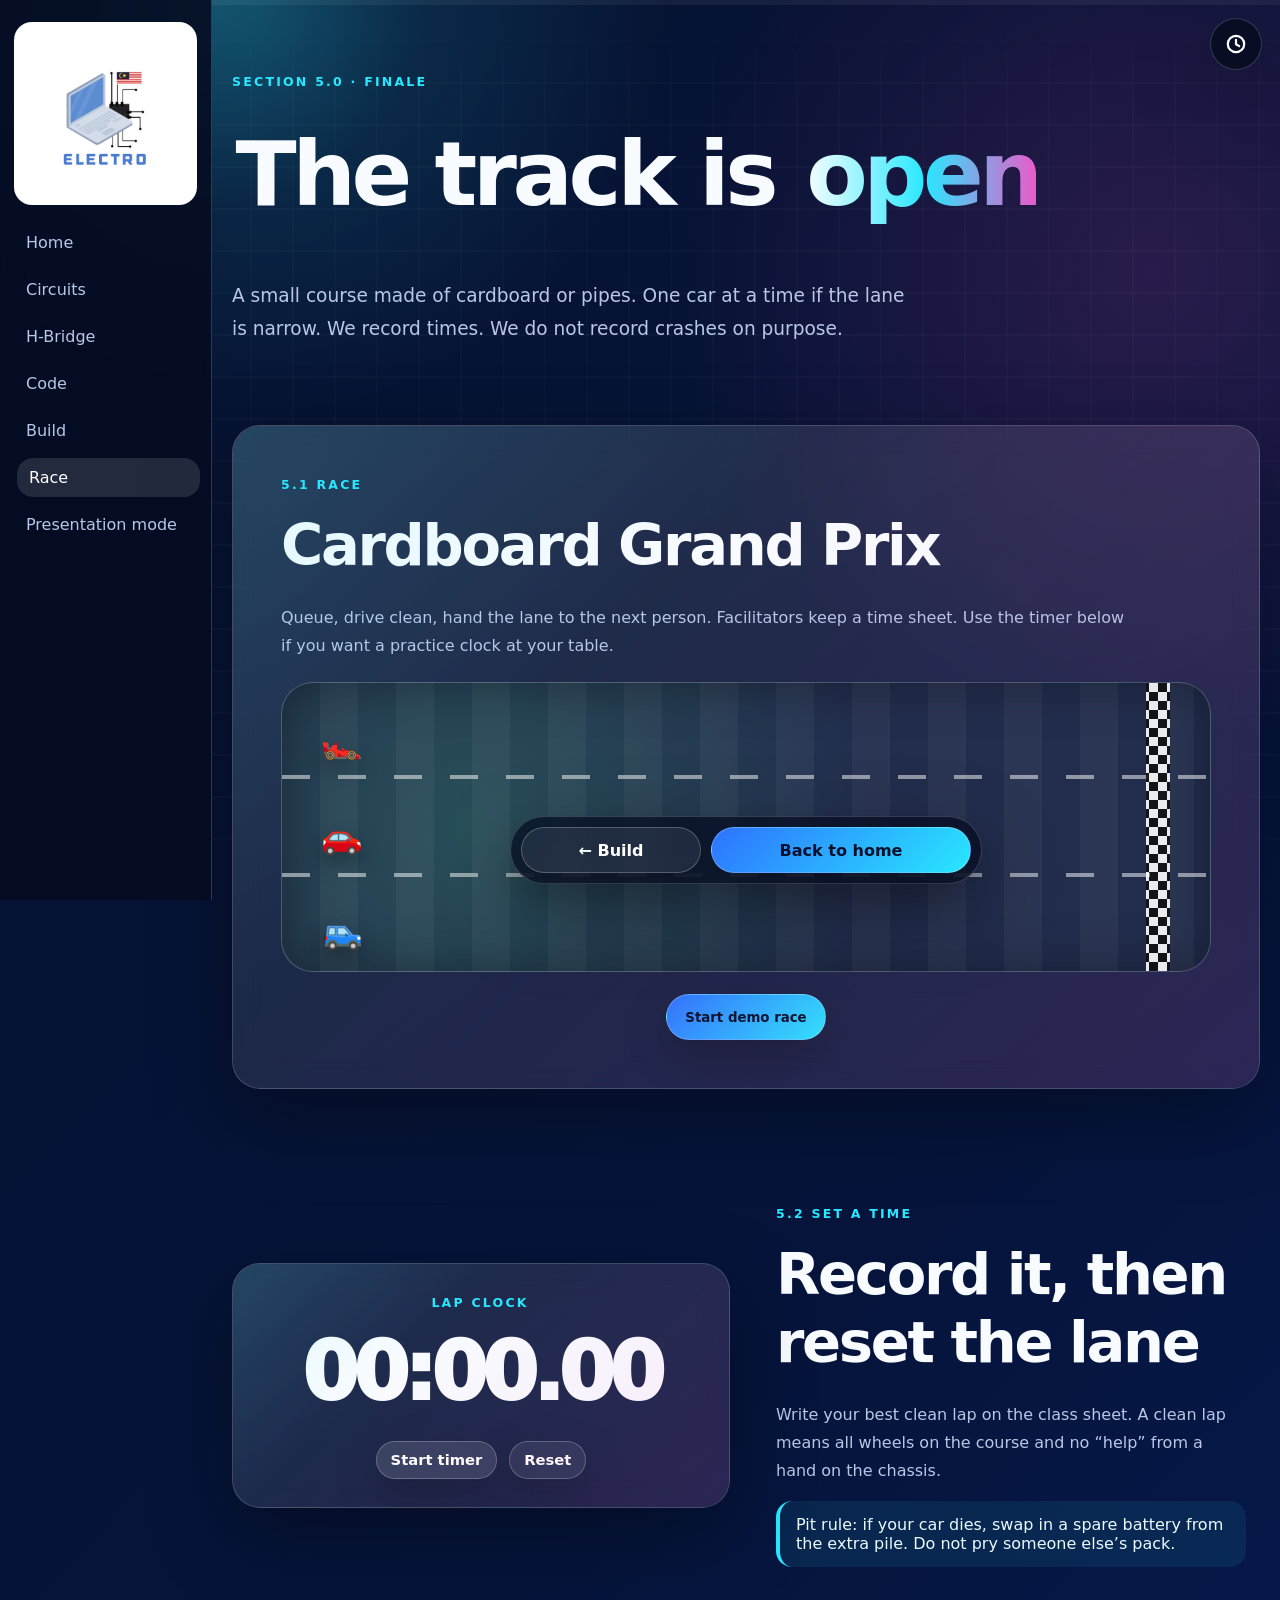
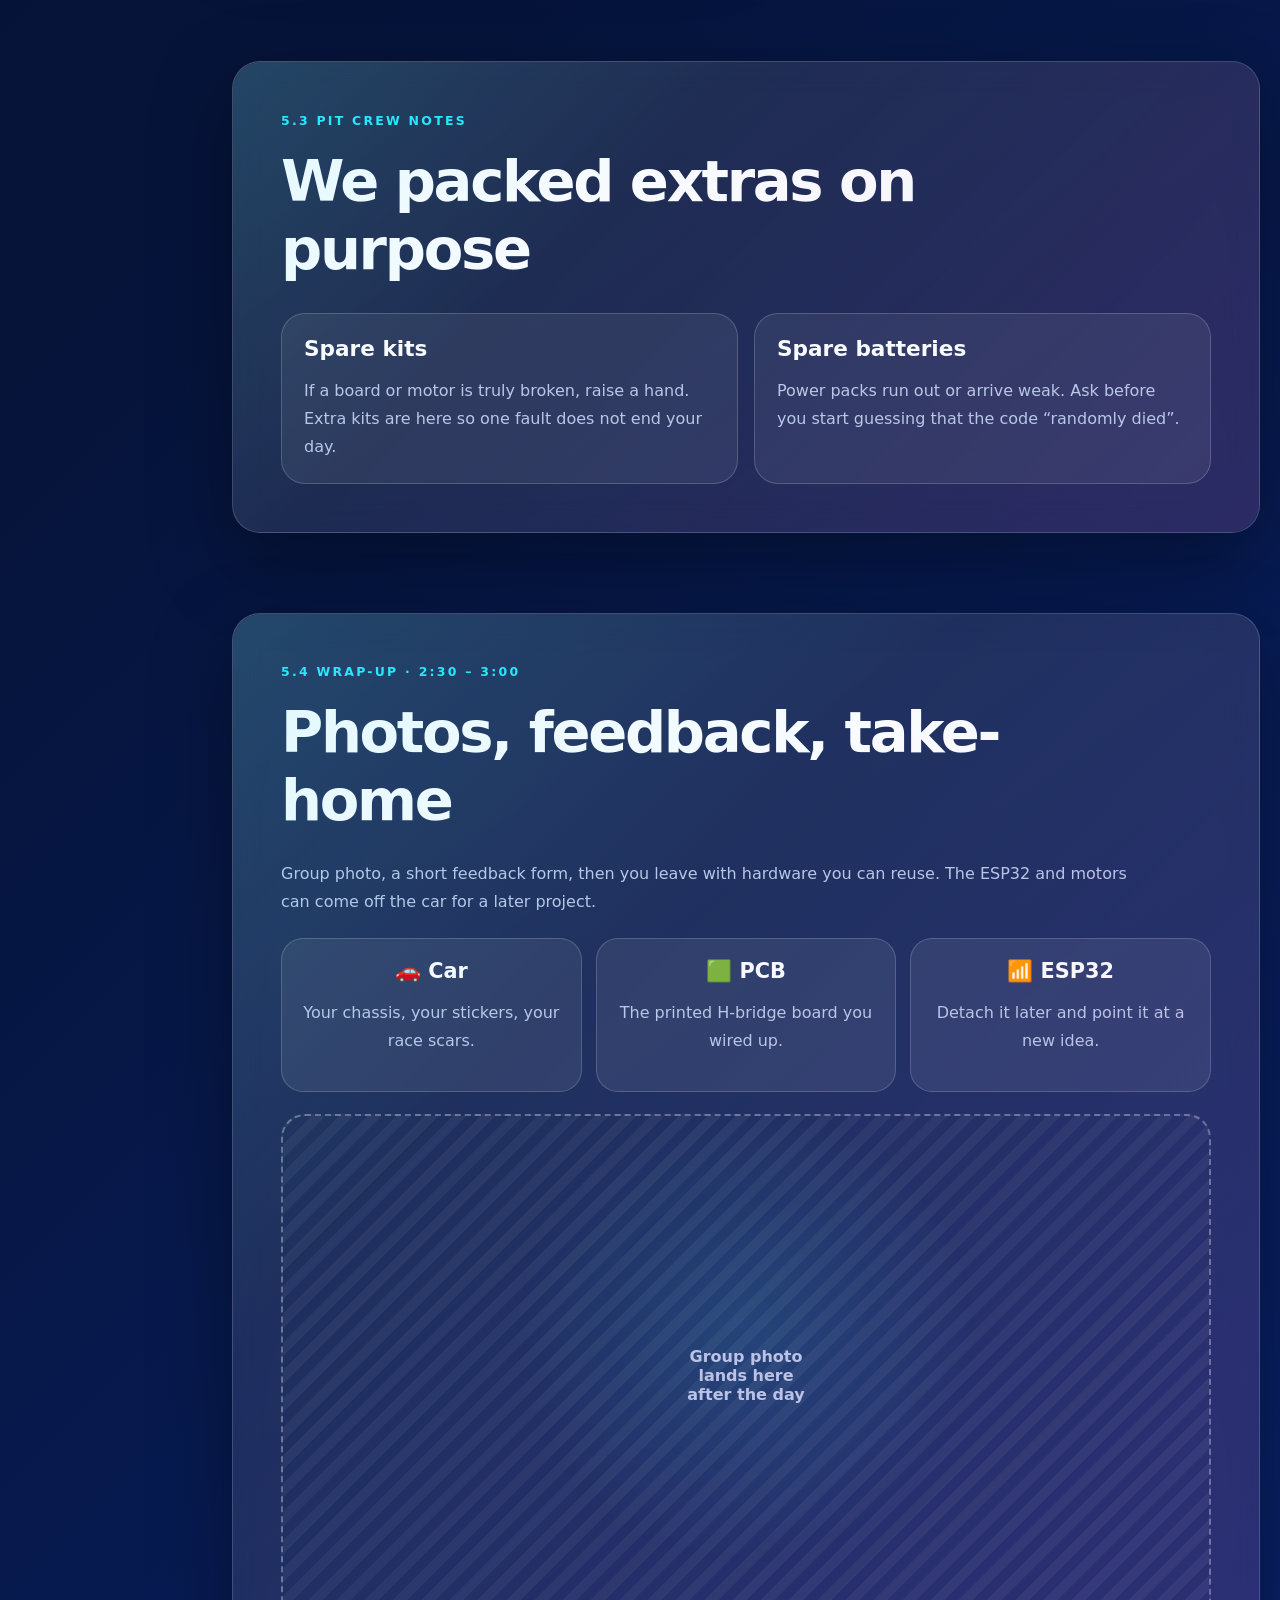
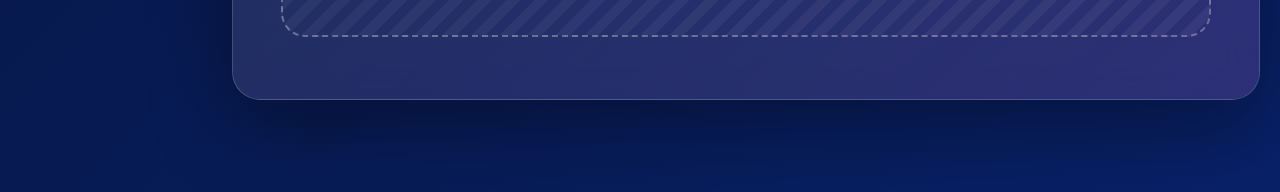
<file: electro_bootcamp_website/race.html>
<!doctype html>
<html lang="en">
<head>
  <meta charset="utf-8" />
  <meta name="viewport" content="width=device-width, initial-scale=1" />
  <title>5.0 Racing + wrap-up | ELECTRO x Sri KDU</title>
  <meta name="description" content="Race on the cardboard track, record times, then wrap up with photos, feedback, and take-home kits." />
  <link rel="stylesheet" href="styles.css" />
</head>
<body>
  <div class="cursor-glow" aria-hidden="true"></div>
  <div class="noise" aria-hidden="true"></div>
  <div class="progress-shell" aria-hidden="true"><div id="readingProgress" class="reading-progress"></div></div>

  <aside class="side-nav" aria-label="Bootcamp navigation">
    <a class="brand-pill" href="index.html" aria-label="Home"><img class="brand-logo" src="assets/electro-logo.png" alt="ELECTRO" /></a>
    <a href="index.html">Home</a>
    <a href="circuits.html">Circuits</a>
    <a href="h-bridge.html">H-Bridge</a>
    <a href="programming.html">Code</a>
    <a href="assembly.html">Build</a>
    <a href="race.html">Race</a>
    <button id="presentMode" class="nav-button" type="button">Presentation mode</button>
  </aside>

  <header class="hero" style="padding-top:72px">
    <div class="hero-copy reveal">
      <p class="eyebrow">Section 5.0 · Finale</p>
      <h1>The track is <span>open</span></h1>
      <p class="hero-lead">A small course made of cardboard or pipes. One car at a time if the lane is narrow. We record times. We do not record crashes on purpose.</p>
    </div>
  </header>

  <main>
    <section class="panel reveal race-panel" id="track">
      <div class="section-heading compact">
        <p class="eyebrow">5.1 Race</p>
        <h2>Cardboard Grand Prix</h2>
        <p>Queue, drive clean, hand the lane to the next person. Facilitators keep a time sheet. Use the timer below if you want a practice clock at your table.</p>
      </div>
      <div class="race-track" aria-label="Animated race track">
        <div class="finish-line"></div>
        <div id="raceCar1" class="race-car car1">🏎️</div>
        <div id="raceCar2" class="race-car car2">🚗</div>
        <div id="raceCar3" class="race-car car3">🚙</div>
      </div>
      <div class="control-row center">
        <button id="startRace" class="button primary" type="button">Start demo race</button>
      </div>
    </section>

    <section class="lesson-section reveal" id="timer">
      <div class="interactive-card timer-box">
        <p class="eyebrow">Lap clock</p>
        <div class="time" id="raceTime" data-acc="0">00:00.00</div>
        <div class="control-row center">
          <button id="timerStart" class="button small" type="button">Start timer</button>
          <button id="timerReset" class="button small ghost" type="button">Reset</button>
        </div>
      </div>
      <div class="lesson-copy">
        <p class="eyebrow">5.2 Set a time</p>
        <h2>Record it, then reset the lane</h2>
        <p>Write your best clean lap on the class sheet. A clean lap means all wheels on the course and no “help” from a hand on the chassis.</p>
        <div class="callout">Pit rule: if your car dies, swap in a spare battery from the extra pile. Do not pry someone else’s pack.</div>
      </div>
    </section>

    <section class="panel reveal" id="safety">
      <div class="section-heading compact">
        <p class="eyebrow">5.3 Pit crew notes</p>
        <h2>We packed extras on purpose</h2>
      </div>
      <div class="card-grid cols-2">
        <article class="info-card"><h3>Spare kits</h3><p>If a board or motor is truly broken, raise a hand. Extra kits are here so one fault does not end your day.</p></article>
        <article class="info-card"><h3>Spare batteries</h3><p>Power packs run out or arrive weak. Ask before you start guessing that the code “randomly died”.</p></article>
      </div>
    </section>

    <section class="panel reveal" id="takehome">
      <div class="section-heading compact">
        <p class="eyebrow">5.4 Wrap-up · 2:30 – 3:00</p>
        <h2>Photos, feedback, take-home</h2>
        <p>Group photo, a short feedback form, then you leave with hardware you can reuse. The ESP32 and motors can come off the car for a later project.</p>
      </div>
      <div class="takehome">
        <article><strong>🚗 Car</strong><p>Your chassis, your stickers, your race scars.</p></article>
        <article><strong>🟩 PCB</strong><p>The printed H-bridge board you wired up.</p></article>
        <article><strong>📶 ESP32</strong><p>Detach it later and point it at a new idea.</p></article>
      </div>
      <div class="photo-slot wide" style="margin-top:22px" aria-label="Group photo placeholder"><span>Group photo lands here after the day</span></div>
    </section>
  </main>

  <div class="page-end" aria-hidden="true"></div>
  <nav class="next-bar" aria-label="Lesson links">
    <a class="button ghost" href="assembly.html">← Build</a>
    <a class="button primary" href="index.html">Back to home</a>
  </nav>
  <button id="backToTop" class="back-to-top" type="button" aria-label="Back to top">↑</button>
  <script src="app.js"></script>
</body>
</html>
</file>
<file: electro_bootcamp_website/styles.css>
:root {
  --bg: #07122f;
  --bg2: #0a1b4d;
  --card: rgba(255,255,255,.09);
  --card-strong: rgba(255,255,255,.14);
  --line: rgba(255,255,255,.18);
  --text: #f8fbff;
  --muted: #b9c7e7;
  --blue: #2e72ff;
  --cyan: #28e8ff;
  --pink: #ff4ac4;
  --yellow: #ffd166;
  --green: #39e58c;
  --red: #ff5c7a;
  --shadow: 0 28px 80px rgba(0,0,0,.35);
  --radius: 28px;
  --nav-width: 212px;
  --font: Inter, ui-sans-serif, system-ui, -apple-system, BlinkMacSystemFont, "Segoe UI", sans-serif;
}

* { box-sizing: border-box; }
html { scroll-behavior: smooth; }
body {
  margin: 0;
  font-family: var(--font);
  background:
    radial-gradient(circle at 20% 0%, rgba(40,232,255,.18), transparent 26rem),
    radial-gradient(circle at 90% 8%, rgba(255,74,196,.14), transparent 30rem),
    linear-gradient(135deg, var(--bg), #06143b 45%, #0a2a88 140%);
  color: var(--text);
  overflow-x: hidden;
  padding-left: var(--nav-width);
}
body.intro-lock { overflow: hidden; }
body.presentation main > section,
body.presentation header { min-height: 100vh; display: grid; align-items: center; }
body.presentation { padding-left: 0; --nav-width: 0px; }
body.presentation .side-nav { transform: translateX(calc(-100% + 18px)); opacity: .55; }
body.presentation .side-nav:hover { transform: none; opacity: 1; }

.noise {
  position: fixed; inset: 0; pointer-events: none; opacity: .08; z-index: 0;
  background-image: linear-gradient(transparent 95%, rgba(255,255,255,.3) 96%), linear-gradient(90deg, transparent 95%, rgba(255,255,255,.25) 96%);
  background-size: 42px 42px;
  mask-image: linear-gradient(to bottom, transparent, #000 10%, #000 90%, transparent);
}
.cursor-glow {
  position: fixed; width: 26rem; height: 26rem; border-radius: 999px;
  background: radial-gradient(circle, rgba(40,232,255,.16), transparent 70%);
  pointer-events: none; z-index: 1; transform: translate(-50%, -50%);
  transition: opacity .25s ease; mix-blend-mode: screen;
}
.progress-shell { position: fixed; left: var(--nav-width); top: 0; height: 5px; width: calc(100% - var(--nav-width)); z-index: 50; background: rgba(255,255,255,.06); }
.reading-progress { width: 0; height: 100%; background: linear-gradient(90deg, var(--cyan), var(--pink), var(--yellow)); box-shadow: 0 0 18px rgba(40,232,255,.75); }

.side-nav {
  position: fixed; left: 0; top: 0; bottom: 0; width: var(--nav-width); z-index: 40;
  display: flex; flex-direction: column; gap: 8px; padding: 22px 14px 18px;
  border-right: 1px solid var(--line); background: rgba(5,12,34,.88);
  backdrop-filter: blur(18px); box-shadow: none; transition: transform .35s ease, opacity .35s ease;
}
.side-nav a, .nav-button {
  color: var(--muted); text-decoration: none; border: 0; font: inherit; cursor: pointer;
  padding: 10px 12px; border-radius: 16px; background: transparent; text-align: left; transition: .2s ease;
}
.side-nav a:hover, .side-nav a.active, .nav-button:hover { color: #fff; background: rgba(255,255,255,.12); transform: translateX(3px); }
.brand-pill { font-weight: 900; color: white !important; background: transparent !important; padding: 0 0 10px !important; }
.brand-logo { width: 100%; border-radius: 18px; display: block; background: #fff; border: 1px solid var(--line); }
.brand-icon { margin-right: 6px; color: var(--cyan); }

main, header { position: relative; z-index: 2; }
.hero, .panel, .lesson-section { width: min(1180px, calc(100% - 40px)); margin: 0 auto; }
.section-full { min-height: 100vh; display: grid; align-items: center; padding: 72px 0; }
.hero-grid { display: grid; grid-template-columns: 1.1fr .9fr; gap: 54px; align-items: center; }
.particle-canvas { position: absolute; inset: 0; width: 100%; height: 100%; opacity: .55; }
.eyebrow { color: var(--cyan); text-transform: uppercase; letter-spacing: .18em; font-size: .78rem; font-weight: 900; line-height: 1.45; padding: .12em .15em .18em 0; margin: 0 0 12px; }
h1 { font-size: clamp(3rem, 7vw, 7rem); line-height: 1.18; letter-spacing: -.05em; margin: 0 0 24px; overflow: visible; padding: .08em .1em .16em .04em; }
h1 span { display: inline-block; padding: .1em .12em .16em .06em; overflow: visible; background: linear-gradient(90deg, #fff, var(--cyan), var(--pink)); -webkit-background-clip: text; background-clip: text; color: transparent; animation: shimmer 3s ease-in-out infinite alternate; }
h2 { font-size: clamp(2rem, 4.5vw, 4.4rem); line-height: 1.18; letter-spacing: -.04em; margin: 0 0 18px; overflow: visible; padding: .06em .06em .12em 0; }
h3 { margin: 0 0 12px; font-size: 1.35rem; }
p { color: var(--muted); line-height: 1.75; }
.hero-lead { max-width: 680px; font-size: 1.16rem; }
.hero-actions, .control-row, .worksheet-tools { display: flex; gap: 12px; align-items: center; flex-wrap: wrap; }
.button {
  display: inline-flex; align-items: center; justify-content: center; gap: 8px; min-height: 46px;
  padding: 12px 18px; border-radius: 999px; border: 1px solid rgba(255,255,255,.24);
  color: white; text-decoration: none; background: rgba(255,255,255,.12); cursor: pointer; font-weight: 800;
  box-shadow: 0 16px 42px rgba(0,0,0,.25); transition: .22s ease; font-family: inherit;
}
.button:hover { transform: translateY(-2px) scale(1.02); border-color: rgba(255,255,255,.45); }
.button.primary { background: linear-gradient(135deg, var(--blue), var(--cyan)); color: #05112c; }
.button.ghost { background: rgba(255,255,255,.08); color: white; }
.button.small { min-height: 38px; padding: 9px 14px; font-size: .92rem; }
.stat-row { display: flex; gap: 14px; margin-top: 32px; flex-wrap: wrap; }
.stat-row div { padding: 15px 18px; min-width: 126px; border: 1px solid var(--line); border-radius: 20px; background: rgba(255,255,255,.08); }
.stat-row strong { display: block; font-size: 2rem; color: white; }
.stat-row span { color: var(--muted); font-size: .88rem; }

.hero-card, .interactive-card, .panel, .stepper-card, .video-placeholder, .hbridge-card, .truth-card, .worksheet-preview {
  border: 1px solid var(--line); background: linear-gradient(145deg, rgba(255,255,255,.12), rgba(255,255,255,.06));
  border-radius: var(--radius); box-shadow: var(--shadow); backdrop-filter: blur(16px);
}
.hero-card { min-height: 510px; display: grid; place-items: center; position: relative; overflow: hidden; padding: 24px; }
.hero-card::before, .panel::before, .interactive-card::before {
  content: ""; position: absolute; inset: 0; border-radius: inherit; pointer-events: none;
  background: linear-gradient(135deg, rgba(40,232,255,.25), transparent 35%, rgba(255,74,196,.2)); opacity: .5;
}
.caption { margin: 8px 0 0; color: #fff; font-weight: 800; }

.microbit { width: 280px; height: 190px; border-radius: 28px; background: #111727; border: 3px solid rgba(255,255,255,.16); position: relative; box-shadow: inset 0 -22px 50px rgba(0,0,0,.35), 0 25px 60px rgba(0,0,0,.35); transform-style: preserve-3d; }
.microbit.big { width: 360px; height: 250px; animation: floatBoard 4.5s ease-in-out infinite; }
.microbit::after { content: "micro:bit"; position: absolute; left: 50%; top: 16px; transform: translateX(-50%); color: var(--cyan); font-weight: 900; letter-spacing: .02em; }
.button-dot { position: absolute; width: 44px; height: 44px; border-radius: 50%; top: 78px; border: 2px solid rgba(255,255,255,.8); background: #232b42; color: #fff; font-weight: 900; display: grid; place-items: center; z-index: 3; }
.button-dot.left { left: 28px; }
.button-dot.right { right: 28px; }
.button-dot:active, .button-dot.pressed { transform: scale(.9); background: var(--pink); box-shadow: 0 0 28px rgba(255,74,196,.65); }
.led-grid { display: grid; grid-template-columns: repeat(5, 1fr); gap: 12px; width: 120px; position: absolute; left: 50%; top: 72px; transform: translateX(-50%); }
.microbit.big .led-grid { width: 148px; gap: 14px; top: 94px; }
.led { width: 11px; height: 11px; border-radius: 3px; background: rgba(255,255,255,.12); box-shadow: inset 0 0 7px rgba(0,0,0,.6); transition: .16s ease; }
.led.on { background: #ff3fa8; box-shadow: 0 0 14px #ff3fa8, 0 0 24px rgba(255,63,168,.65); }
.pin-row { position: absolute; left: 20px; right: 20px; bottom: 10px; display: flex; justify-content: space-between; }
.pin-row span { width: 42px; height: 36px; border-radius: 16px 16px 6px 6px; background: #d4a54f; color: #111727; display: grid; place-items: center; font-size: .78rem; font-weight: 900; }
.panel { margin-top: 80px; padding: clamp(22px, 4vw, 48px); position: relative; overflow: hidden; }
.section-heading { max-width: 850px; margin-bottom: 30px; }
.section-heading.compact { margin-bottom: 22px; }
.timeline { display: grid; grid-template-columns: repeat(5, 1fr); gap: 14px; }
.timeline-card { padding: 22px; border: 1px solid var(--line); border-radius: 24px; background: rgba(255,255,255,.06); cursor: pointer; transition: .25s ease; position: relative; overflow: hidden; }
.timeline-card::after { content: ""; position: absolute; inset: auto 0 0 0; height: 3px; background: linear-gradient(90deg, var(--cyan), var(--pink)); transform: scaleX(0); transform-origin: left; transition: .25s ease; }
.timeline-card.active, .timeline-card:hover { transform: translateY(-6px); background: rgba(255,255,255,.12); }
.timeline-card.active::after, .timeline-card:hover::after { transform: scaleX(1); }
.timeline-card span { color: var(--cyan); font-weight: 900; }
.timeline-card p { margin-bottom: 0; font-size: .92rem; }

.gallery-layout { display: grid; grid-template-columns: minmax(0, 1.15fr) minmax(280px, .85fr); gap: 22px; align-items: start; }
.slide-preview-wrap { position: sticky; top: 22px; }
.slide-preview { display: block; width: 100%; border-radius: 24px; border: 1px solid var(--line); background: rgba(255,255,255,.08); box-shadow: var(--shadow); }
.slide-preview-title { margin-top: 10px; color: var(--muted); font-weight: 700; }
.slide-strip { display: grid; grid-template-columns: repeat(3, 1fr); gap: 10px; max-height: 650px; overflow: auto; padding-right: 8px; }
.slide-thumb { border: 1px solid var(--line); background: rgba(255,255,255,.06); border-radius: 16px; padding: 7px; cursor: pointer; transition: .2s ease; position: relative; }
.slide-thumb:hover, .slide-thumb.active { transform: translateY(-4px); background: rgba(40,232,255,.14); border-color: rgba(40,232,255,.6); }
.slide-thumb img { width: 100%; display: block; border-radius: 11px; }
.slide-thumb span { position: absolute; top: 12px; left: 12px; padding: 4px 8px; background: rgba(0,0,0,.55); border-radius: 999px; font-size: .75rem; font-weight: 900; }

.lesson-section { display: grid; grid-template-columns: 1fr 1fr; gap: 32px; align-items: center; margin-top: 100px; }
.lesson-section.alt { grid-template-columns: 1.05fr .95fr; }
.lesson-copy { padding: 14px; }
.lesson-copy a { color: var(--cyan); font-weight: 800; text-underline-offset: 3px; }
.lesson-copy strong { color: #fff; }
.callout, .hint, .why-text { border-left: 4px solid var(--cyan); padding: 14px 16px; border-radius: 16px; background: rgba(40,232,255,.08); color: #eafaff; }
.interactive-card { min-height: 410px; padding: 28px; position: relative; overflow: hidden; }
.simulator { margin: 18px auto 24px; }
.animated-list { padding-left: 1.1rem; }
.animated-list li { margin: 10px 0; color: var(--muted); animation: slideIn 1s both; }
.animated-list li:nth-child(2){animation-delay:.08s}.animated-list li:nth-child(3){animation-delay:.16s}.animated-list li:nth-child(4){animation-delay:.24s}.animated-list li:nth-child(5){animation-delay:.32s}
.browser-frame { border: 1px solid var(--line); border-radius: 20px; overflow: hidden; background: rgba(6,12,31,.8); }
.browser-top { padding: 12px; display: flex; gap: 8px; align-items: center; border-bottom: 1px solid var(--line); color: var(--muted); font-size: .85rem; }
.browser-top span { width: 12px; height: 12px; border-radius: 50%; background: var(--red); }
.browser-top span:nth-child(2){background:var(--yellow)} .browser-top span:nth-child(3){background:var(--green)}
.blocks-stage { padding: 20px; min-height: 285px; display: grid; gap: 12px; }
.code-block { padding: 15px 18px; border-radius: 14px; color: white; font-weight: 900; box-shadow: 0 12px 28px rgba(0,0,0,.2); cursor: grab; user-select: none; transition: .2s ease; }
.code-block:hover { transform: translateX(6px); }
.code-block.blue { background: #2f80ed; } .code-block.purple { background: #7c3aed; } .code-block.green { background: #10b981; } .code-block.pink { background: #ec4899; }
.feedback { min-height: 1.7em; font-weight: 800; color: var(--muted); }
.feedback.success { color: var(--green); } .feedback.error { color: var(--red); }

.circuit-lab .lab-layout { display: grid; grid-template-columns: 1.55fr .8fr; gap: 20px; }
.video-placeholder { position: relative; overflow: hidden; }
.video-toolbar { padding: 14px 16px; border-bottom: 1px solid var(--line); display: flex; align-items: center; gap: 8px; color: var(--muted); }
.video-toolbar span { width: 12px; height: 12px; border-radius: 50%; display: inline-block; }
.video-toolbar .red { background: var(--red); } .video-toolbar .yellow { background: var(--yellow); } .video-toolbar .green { background: var(--green); }
#circuitSvg { display: block; width: 100%; height: auto; background: radial-gradient(circle at 50% 20%, rgba(40,232,255,.08), transparent 50%); }
.svg-component { opacity: .45; filter: grayscale(.4); transition: .35s ease; transform-origin: center; }
.svg-component.active { opacity: 1; filter: url(#glow); animation: popIn .55s ease both; }
.wire { fill: none; stroke: var(--cyan); stroke-width: 9; stroke-linecap: round; stroke-dasharray: 620; stroke-dashoffset: 620; filter: url(#glow); transition: stroke-dashoffset .7s ease; }
.alt-wire { stroke: var(--pink); }
.wire.active { stroke-dashoffset: 0; }
.play-badge { position: absolute; right: 18px; bottom: 18px; padding: 10px 14px; border: 1px solid var(--line); background: rgba(0,0,0,.48); border-radius: 999px; color: white; font-weight: 900; }
.stepper-card { padding: 24px; }
.step-count { min-width: 72px; height: 72px; padding: 0 16px; border-radius: 24px; display: inline-flex; align-items: center; justify-content: center; gap: 1px; white-space: nowrap; background: linear-gradient(135deg, var(--cyan), var(--blue)); color: #06143b; font-weight: 900; font-size: 1.45rem; margin-bottom: 18px; }
.sticky-controls { margin: 18px 0; }
.checklist { display: grid; gap: 8px; }
.check-item { display: flex; gap: 10px; align-items: start; padding: 10px 12px; border-radius: 14px; background: rgba(255,255,255,.07); color: var(--muted); }
.check-item.done { color: #fff; background: rgba(57,229,140,.15); }
.check-mark { width: 23px; height: 23px; border-radius: 8px; display: grid; place-items: center; border: 1px solid var(--line); flex: 0 0 auto; }
.check-item.done .check-mark { background: var(--green); color: #06143b; border-color: var(--green); }
.spin-dot { transform-origin: center; animation: spin 1.2s linear infinite; }

.radio-demo { display: grid; grid-template-columns: 1fr 1.5fr 1fr; gap: 10px; align-items: center; min-height: 170px; }
.mini-board { height: 138px; border-radius: 24px; background: #111727; border: 2px solid var(--line); position: relative; display: grid; place-items: center; font-weight: 900; color: white; }
.antenna { position: absolute; width: 45px; height: 45px; border: 2px solid var(--cyan); border-left: 0; border-bottom: 0; border-radius: 0 100% 0 0; top: 18px; right: 20px; animation: antennaPulse 1.2s ease-in-out infinite; }
.radio-beam { height: 100px; position: relative; overflow: visible; }
.radio-beam span { position: absolute; left: 0; top: 50%; width: 100%; height: 3px; background: linear-gradient(90deg, transparent, var(--cyan), transparent); animation: beam 1.5s linear infinite; }
.radio-beam span:nth-child(2) { top: 36%; animation-delay: .25s; }
.radio-beam span:nth-child(3) { top: 64%; animation-delay: .5s; }
.range-label { display: grid; gap: 8px; color: var(--muted); margin: 14px 0; font-weight: 800; }
input[type="range"] { width: 100%; accent-color: var(--cyan); }
.tilt-board { margin: 20px auto 28px; transition: transform .15s ease; }
.mini-road { height: 70px; border-radius: 18px; border: 1px dashed rgba(255,255,255,.25); background: repeating-linear-gradient(90deg, rgba(255,255,255,.08) 0 22px, transparent 22px 44px); position: relative; overflow: hidden; }
.race-car { position: absolute; left: 8px; top: 17px; font-size: 2.1rem; line-height: 1; width: 2.4em; text-align: center; transform: scaleX(-1); transition: left .25s ease; filter: drop-shadow(0 8px 10px rgba(0,0,0,.35)); }

.motor-layout { display: grid; grid-template-columns: 1fr .9fr; gap: 20px; }
.hbridge-card, .truth-card { padding: 24px; }
.hbridge { min-height: 420px; border-radius: 22px; background: rgba(6,12,31,.55); padding: 8px 10px 0; }
.hbridge svg { width: 100%; height: auto; display: block; overflow: visible; }
.hb-wire { fill: none; stroke: #4a5878; stroke-width: 4; stroke-linecap: round; stroke-linejoin: round; transition: stroke .2s ease; }
.hb-wire.live { stroke: #28e8ff; }
.hb-wire.burn { stroke: var(--red); }
.current-path { fill: none; stroke: var(--yellow); stroke-width: 7; stroke-linecap: round; stroke-linejoin: round; stroke-dasharray: 16 14; animation: currentFlow .85s linear infinite; opacity: 0; filter: drop-shadow(0 0 10px var(--yellow)); pointer-events: none; }
.current-path.active { opacity: 1; }
.current-path.short { stroke: var(--red); filter: drop-shadow(0 0 10px var(--red)); }
.hb-sw { cursor: pointer; }
.sw-hit { fill: transparent; }
.hb-sw:hover .sw-hit { fill: rgba(255,255,255,.06); }
.sw-dot { fill: #8b93a8; }
.sw-open, .sw-closed { stroke: #8b93a8; stroke-width: 3.5; stroke-linecap: round; }
.sw-closed { display: none; }
.hb-sw.closed .sw-open { display: none; }
.hb-sw.closed .sw-closed { display: inline; stroke: var(--green); }
.hb-sw.closed .sw-dot { fill: var(--green); }
.sw-btn { fill: rgba(255,255,255,.12); stroke: rgba(255,255,255,.45); stroke-width: 1.5; }
.hb-sw.closed .sw-btn { fill: var(--green); stroke: var(--green); }
.sw-label { fill: #fff; font-size: 13px; font-weight: 800; text-anchor: middle; }
.hb-sw.closed .sw-label { fill: #06143b; }
.hb-sw-row { display: grid; grid-template-columns: repeat(4, 1fr); gap: 8px; margin: 8px 4px 0; }
.hb-sw-btn {
  display: grid; gap: 2px; place-items: center; min-height: 52px; padding: 8px 6px;
  border-radius: 16px; border: 1px solid var(--line); background: rgba(255,255,255,.08);
  color: white; font: inherit; cursor: pointer; transition: .2s ease;
}
.hb-sw-btn strong { font-size: 1.05rem; }
.hb-sw-btn span { font-size: .72rem; color: var(--muted); font-weight: 800; }
.hb-sw-btn:hover { border-color: rgba(255,255,255,.45); transform: translateY(-1px); }
.hb-sw-btn.on { background: linear-gradient(135deg, var(--green), var(--cyan)); color: #06143b; border-color: transparent; }
.hb-sw-btn.on span { color: #12324a; }
.motor-body { fill: #1a2445; stroke: #fff; stroke-width: 3; }
.motor-letter { fill: #fff; font-size: 28px; font-weight: 900; text-anchor: middle; }
#motorSymbol .motor-spin { transform-box: view-box; transform-origin: 195px 175px; }
#hbridgeSvg { font-family: var(--font); }
.motor-halo { fill: rgba(255,209,102,.08); opacity: 0; }
.battery-flames { display: none; }
.fire-glow { fill: rgba(255, 140, 0, .38); }
.fire-outer { fill: #ff6a00; }
.fire-mid { fill: #ffbe0b; }
.fire-core { fill: #fff4b0; }
#motorSymbol.forward .motor-halo, #motorSymbol.reverse .motor-halo { opacity: 1; }
#motorSymbol.forward .motor-body { stroke: var(--green); filter: drop-shadow(0 0 10px var(--green)); }
#motorSymbol.reverse .motor-body { stroke: var(--pink); filter: drop-shadow(0 0 10px var(--pink)); }
#motorSymbol.forward .motor-spin { animation: hbSpinFw .7s linear infinite; }
#motorSymbol.reverse .motor-spin { animation: hbSpinRev .7s linear infinite; }
#motorSymbol.brake .motor-body { stroke: var(--yellow); }
#batterySymbol.short .bat-plate { stroke: #ff8a1f; filter: drop-shadow(0 0 10px #ff6a00); }
#batterySymbol.short .battery-flames { display: block; }
#batterySymbol.short .fire-stack { animation: fireFlicker .16s ease-in-out infinite alternate; transform-box: fill-box; transform-origin: bottom center; }
#batterySymbol.short .fire-mid { animation: fireFlicker .12s ease-in-out infinite alternate-reverse; }
#batterySymbol.short .fire-core { animation: fireFlicker .1s ease-in-out infinite alternate; }
.toggle-row { display: flex; gap: 12px; flex-wrap: wrap; margin: 16px 0; }
.logic-toggle { flex: 1; min-width: 140px; padding: 14px 16px; border-radius: 18px; border: 1px solid var(--line); background: rgba(255,255,255,.08); color: white; font-weight: 900; cursor: pointer; }
.logic-toggle.on { background: linear-gradient(135deg, var(--green), var(--cyan)); color: #06143b; }
.motor-state { margin: 18px 0; border-radius: 22px; padding: 26px; font-size: 2rem; font-weight: 950; text-align: center; border: 1px solid var(--line); background: rgba(255,255,255,.08); }
.motor-state.forward { color: var(--green); } .motor-state.reverse { color: var(--pink); } .motor-state.brake { color: var(--yellow); }
.motor-state.short { color: var(--red); background: rgba(255,92,122,.12); }
.ina-guide { display: grid; gap: 10px; margin-bottom: 8px; }
.guide-block { padding: 12px 14px; border-radius: 16px; background: rgba(255,255,255,.06); border: 1px solid var(--line); }
.guide-block strong { display: block; color: #fff; margin-bottom: 6px; }
.guide-block p { margin: 4px 0; color: var(--muted); font-weight: 800; }
.guide-block p.active { color: #fff; background: rgba(40,232,255,.16); border-radius: 10px; padding: 6px 8px; }
.truth-table { width: 100%; border-collapse: collapse; overflow: hidden; border-radius: 18px; }
th, td { padding: 12px; border-bottom: 1px solid var(--line); text-align: left; color: var(--muted); }
th { color: white; background: rgba(255,255,255,.1); }
tr.active-row td { background: rgba(40,232,255,.14); color: white; }

.worksheet-tools { margin-bottom: 20px; }
.score-pill { margin-left: auto; padding: 12px 16px; border-radius: 999px; background: rgba(255,255,255,.08); border: 1px solid var(--line); font-weight: 900; }
.worksheet-layout { display: grid; grid-template-columns: 1fr 330px; gap: 20px; align-items: start; }
.quiz-container { display: grid; gap: 18px; }
.quiz-group { border: 1px solid var(--line); border-radius: 24px; background: rgba(255,255,255,.06); overflow: hidden; }
.quiz-group-header { padding: 18px 20px; background: rgba(255,255,255,.09); display: flex; justify-content: space-between; gap: 12px; align-items: center; }
.quiz-group-header h3 { margin: 0; }
.quiz-card { padding: 20px; border-top: 1px solid var(--line); }
.quiz-card.correct { background: rgba(57,229,140,.08); }
.quiz-card.wrong { background: rgba(255,92,122,.08); }
.quiz-card label { display: block; margin: 10px 0; color: var(--muted); cursor: pointer; }
.quiz-card input[type="text"], .quiz-card textarea, .quiz-card select {
  width: 100%; padding: 12px 14px; border-radius: 14px; border: 1px solid var(--line); background: rgba(6,12,31,.72); color: white; font: inherit;
}
.quiz-card textarea { min-height: 86px; resize: vertical; }
.hint-text, .answer-feedback { display: none; margin-top: 10px; padding: 12px 14px; border-radius: 14px; background: rgba(255,255,255,.08); }
.hint-text.show, .answer-feedback.show { display: block; }
.answer-feedback.correct { color: var(--green); } .answer-feedback.wrong { color: var(--red); }
.fill-grid { display: grid; grid-template-columns: repeat(3, 1fr); gap: 10px; align-items: end; }
.worksheet-preview { position: sticky; top: 20px; padding: 18px; max-height: 84vh; overflow: auto; }
.worksheet-preview img { width: 100%; border-radius: 14px; border: 1px solid var(--line); margin-bottom: 12px; display: block; }

.race-track { height: 290px; border-radius: 32px; border: 1px solid var(--line); background:
  linear-gradient(90deg, rgba(255,255,255,.05) 50%, rgba(255,255,255,.09) 50%) 0 0/76px 100%,
  radial-gradient(circle at 20% 50%, rgba(57,229,140,.18), transparent 25rem),
  #162243;
  position: relative; overflow: hidden; box-shadow: inset 0 0 50px rgba(0,0,0,.35);
}
.race-track::before, .race-track::after { content: ""; position: absolute; left: 0; right: 0; height: 4px; background: repeating-linear-gradient(90deg, white 0 28px, transparent 28px 56px); opacity: .5; }
.race-track::before { top: 92px; } .race-track::after { top: 190px; }
.finish-line { position: absolute; right: 40px; top: 0; bottom: 0; width: 24px; background: repeating-conic-gradient(#fff 0 25%, #111 0 50%) 50%/18px 18px; opacity: .9; }
.race-track .race-car { left: 20px; }
.race-track .car1 { top: 42px; } .race-track .car2 { top: 137px; } .race-track .car3 { top: 232px; }
.center { justify-content: center; margin-top: 22px; }

.notes-dialog { max-width: 760px; border: 1px solid var(--line); border-radius: 26px; background: #0b1740; color: white; padding: 26px; box-shadow: var(--shadow); }
.notes-dialog::backdrop { background: rgba(0,0,0,.65); backdrop-filter: blur(4px); }
.notes-dialog textarea { width: 100%; min-height: 250px; margin: 12px 0; border-radius: 16px; padding: 14px; background: rgba(255,255,255,.08); color: white; border: 1px solid var(--line); font: inherit; }
.back-to-top { position: fixed; right: 18px; bottom: 96px; z-index: 45; width: 48px; height: 48px; border-radius: 50%; border: 1px solid var(--line); background: rgba(6,12,31,.72); color: white; font-size: 1.4rem; cursor: pointer; opacity: 0; transform: translateY(20px); transition: .2s ease; }
.back-to-top.show { opacity: 1; transform: translateY(0); }

.timetable-open {
  position: fixed; top: 18px; right: 18px; z-index: 55;
  width: 52px; height: 52px; border-radius: 50%; padding: 0;
  border: 1px solid var(--line); background: rgba(6,12,31,.82); color: #fff;
  cursor: pointer; display: grid; place-items: center;
  box-shadow: var(--shadow); transition: .2s ease;
}
.timetable-open svg { width: 24px; height: 24px; display: block; }
.timetable-open:hover { color: var(--cyan); border-color: rgba(40,232,255,.55); transform: translateY(-2px); }
body.intro-lock .timetable-open { opacity: 0; pointer-events: none; }
.timetable-dialog {
  width: min(560px, calc(100vw - 32px)); max-height: calc(100vh - 48px);
  border: 1px solid var(--line); border-radius: 26px; background: #0b1740; color: white;
  padding: 26px; box-shadow: var(--shadow); overflow: auto;
}
.timetable-dialog::backdrop { background: rgba(0,0,0,.65); backdrop-filter: blur(4px); }
.timetable-head { display: flex; justify-content: space-between; gap: 16px; align-items: flex-start; margin-bottom: 18px; }
.timetable-head h2 { margin: 0 0 6px; font-size: clamp(1.8rem, 4vw, 2.4rem); }
.timetable-head p { margin: 0; color: var(--muted); }
.timetable-list { list-style: none; margin: 0; padding: 0; display: grid; gap: 10px; }
.timetable-list li {
  display: grid; grid-template-columns: 148px 1fr; gap: 12px; align-items: start;
  padding: 12px 14px; border-radius: 16px;
  background: rgba(255,255,255,.07); border: 1px solid var(--line);
}
.timetable-list time { color: var(--cyan); font-weight: 800; font-size: .86rem; line-height: 1.4; }
.timetable-list p { margin: 0; color: var(--muted); }

.card-grid { display: grid; gap: 16px; }
.card-grid.cols-1 { grid-template-columns: 1fr; }
.card-grid.cols-2 { grid-template-columns: repeat(2, 1fr); }
.card-grid.cols-3 { grid-template-columns: repeat(3, 1fr); }
.card-grid.cols-4 { grid-template-columns: repeat(4, 1fr); }
.split-lab { display: grid; grid-template-columns: 1.1fr .9fr; gap: 20px; align-items: start; }
.hint-lesson {
  padding: 24px;
  border: 1px solid rgba(255, 209, 102, .55);
  border-radius: var(--radius);
  background: linear-gradient(145deg, rgba(255, 209, 102, .12), rgba(255, 74, 196, .06));
  box-shadow: var(--shadow), 0 0 36px rgba(255, 209, 102, .16);
}
.hint-lesson .eyebrow { color: var(--yellow); }
.hint-photo {
  border-radius: 22px; overflow: hidden; min-height: 280px;
  background: rgba(255,255,255,.06);
}
.hint-photo img {
  width: 100%; min-height: 320px; max-height: 460px; object-fit: contain; display: block;
  background: #1a1408;
}
.wiring-photo-card {
  border: 1px solid var(--line); border-radius: var(--radius);
  background: rgba(255,255,255,.07); overflow: hidden; min-height: 280px;
}
.wiring-photo-card img {
  width: 100%; min-height: 320px; max-height: 460px; object-fit: contain; display: block;
  background: #0b1228;
}
.info-card, .facilitator-card, .symbol-card, .step-tile, .pcb-card {
  padding: 22px; border: 1px solid var(--line); border-radius: 24px;
  background: rgba(255,255,255,.07); position: relative; overflow: hidden;
}
.info-card h3, .facilitator-card h3, .symbol-card h3, .step-tile h3, .pcb-card h3 { margin-bottom: 8px; }
.info-card p:last-child, .facilitator-card p:last-child, .symbol-card p:last-child { margin-bottom: 0; }
.info-card strong, .section-heading strong { color: #fff; }

.photo-slot {
  aspect-ratio: 1; border-radius: 22px; margin-bottom: 14px;
  border: 2px dashed rgba(255,255,255,.32);
  background:
    radial-gradient(circle at 50% 42%, rgba(40,232,255,.12), transparent 42%),
    repeating-linear-gradient(135deg, rgba(255,255,255,.05) 0 10px, transparent 10px 20px);
  display: grid; place-items: center; color: var(--muted); font-weight: 800; text-align: center; padding: 16px;
}
.photo-slot.wide { aspect-ratio: 16/9; border-radius: 24px; }
.photo-slot span { max-width: 12ch; }
.real-vs-diagram { display: grid; grid-template-columns: 1fr 1fr; gap: 12px; margin: 0 0 14px; }
.real-vs-diagram figure { margin: 0; }
.real-vs-diagram img {
  width: 100%; height: 200px; object-fit: contain; display: block;
  border-radius: 18px; background: #f4f6fb; border: 1px solid var(--line);
}
.real-vs-diagram figcaption { margin-top: 8px; color: var(--muted); font-weight: 800; font-size: .88rem; }
.why-meme { grid-column: 1 / -1; margin: 4px 0 0; }
.why-meme img {
  width: 100%; max-height: 560px; object-fit: contain; display: block;
  border-radius: 22px; background: #fff; border: 1px solid var(--line);
}
.why-meme figcaption, .build-start-photo figcaption { margin-top: 10px; color: var(--muted); font-weight: 800; font-size: .92rem; }
.build-start-photo { grid-column: 1 / -1; margin: 4px 0 0; }
.build-start-photo img {
  width: 100%; max-height: 560px; object-fit: contain; display: block;
  border-radius: 22px; background: #fff; border: 1px solid var(--line);
}
.lesson-section .bb-compare { grid-column: 1 / -1; margin-top: 8px; }
.bb-compare img { height: min(320px, 46vw); }
.facilitator-card { text-align: center; }
.facilitator-card .role { color: var(--cyan); font-weight: 800; text-transform: uppercase; letter-spacing: .08em; font-size: .78rem; }
.facilitator-scroller {
  display: grid;
  grid-auto-flow: column;
  grid-auto-columns: calc((100% - 48px) / 4);
  gap: 16px;
  overflow-x: auto;
  overflow-y: hidden;
  padding-bottom: 16px;
  scroll-snap-type: x mandatory;
  overscroll-behavior-x: contain;
  -webkit-overflow-scrolling: touch;
  scrollbar-width: auto;
  scrollbar-color: var(--cyan) rgba(255,255,255,.1);
}
.facilitator-scroller .facilitator-card {
  min-width: 0;
  scroll-snap-align: start;
}
.facilitator-scroller::-webkit-scrollbar { height: 10px; }
.facilitator-scroller::-webkit-scrollbar-track {
  background: rgba(255,255,255,.1);
  border-radius: 999px;
}
.facilitator-scroller::-webkit-scrollbar-thumb {
  background: linear-gradient(90deg, var(--cyan), var(--blue));
  border-radius: 999px;
}

.ice-arena {
  min-height: 320px; border-radius: 28px; padding: 28px; text-align: center;
  border: 2px dashed rgba(255,255,255,.28);
  background: radial-gradient(circle at 50% 40%, rgba(255,74,196,.12), transparent 40%), rgba(6,12,31,.45);
  display: grid; place-items: center; position: relative; overflow: hidden;
}
.ice-tokens { display: flex; gap: 14px; justify-content: center; flex-wrap: wrap; margin: 18px 0; }
.ice-tokens span {
  width: 56px; height: 56px; border-radius: 18px; display: grid; place-items: center;
  background: rgba(255,255,255,.1); border: 1px solid var(--line); font-size: 1.6rem;
  animation: floatBoard 3.6s ease-in-out infinite;
}
.ice-tokens span:nth-child(2) { animation-delay: .3s; }
.ice-tokens span:nth-child(3) { animation-delay: .6s; }
.ice-tokens span:nth-child(4) { animation-delay: .9s; }
.button[disabled], .button.disabled { opacity: .5; cursor: not-allowed; transform: none !important; }

.hero-car {
  width: min(360px, 90%); height: 250px; position: relative; display: grid; place-items: center;
  animation: floatBoard 4.5s ease-in-out infinite;
}
.hero-car .chassis {
  width: 230px; height: 92px; border-radius: 28px 36px 22px 22px; position: relative; z-index: 2;
  background: linear-gradient(135deg, #1c2b55, #111827); border: 3px solid rgba(255,255,255,.2);
  box-shadow: 0 22px 40px rgba(0,0,0,.35);
}
.hero-car .cockpit { position: absolute; right: 28px; top: 14px; width: 70px; height: 36px; border-radius: 12px; background: rgba(40,232,255,.28); border: 2px solid rgba(40,232,255,.7); }
.hero-car .wheel { position: absolute; bottom: -22px; width: 44px; height: 44px; border-radius: 50%; background: #0b1020; border: 6px solid #d4d4d8; }
.hero-car .wheel.left { left: 22px; } .hero-car .wheel.right { right: 22px; }
.car-antenna {
  position: absolute; left: 44px; top: -52px; z-index: 4;
  width: 4px; height: 58px; border-radius: 99px;
  background: linear-gradient(to top, #5f86ff, #eafcff);
  box-shadow: 0 0 10px rgba(40,232,255,.7);
}
.car-antenna::before {
  content: ""; position: absolute; left: -6px; bottom: -3px;
  width: 16px; height: 9px; border-radius: 5px 5px 2px 2px;
  background: #18233f; border: 1px solid rgba(255,255,255,.3);
}
.car-antenna::after {
  content: ""; position: absolute; left: -6px; top: -8px;
  width: 16px; height: 16px; border-radius: 50%;
  background: var(--pink); box-shadow: 0 0 18px rgba(255,74,196,.9);
}
.car-antenna span {
  position: absolute; left: 2px; top: 0;
  width: 18px; height: 18px; border-radius: 50%;
  border: 2px solid var(--cyan); opacity: 0; pointer-events: none;
  transform: translate(-50%, -50%) scale(.2);
  animation: carAntennaPing 2.4s ease-out infinite;
}
.car-antenna span:nth-child(2) { animation-delay: .8s; }
.car-antenna span:nth-child(3) { animation-delay: 1.6s; }
.wifi-badge { position: absolute; top: 18px; right: 18px; padding: 8px 12px; border-radius: 999px; background: rgba(40,232,255,.16); border: 1px solid rgba(40,232,255,.4); font-weight: 900; }

.day-chip-row { display: flex; gap: 10px; flex-wrap: wrap; margin: 18px 0 0; }
.day-chip { padding: 8px 12px; border-radius: 999px; background: rgba(255,255,255,.08); border: 1px solid var(--line); color: #fff; font-weight: 800; font-size: .88rem; }

.symbol-card { text-align: center; cursor: default; }
.symbol-photo {
  width: 100%; height: 112px; object-fit: contain; display: block;
  margin: 0 auto 12px; padding: 8px; border-radius: 16px;
  background: #fff; border: 1px solid var(--line);
}
.symbol-card svg { width: 88px; height: 64px; display: block; margin: 0 auto 10px; }
.symbol-card .tag { color: var(--cyan); font-size: .78rem; font-weight: 900; letter-spacing: .08em; text-transform: uppercase; }

.vc-pair { display: grid; gap: 12px; margin: 16px 0; }
.vc-pair .tag { color: var(--cyan); font-weight: 800; text-transform: uppercase; letter-spacing: .08em; font-size: .75rem; margin: 0 0 6px; }
#vcSvg { width: 100%; height: 278px; display: block; overflow: visible; }
.vc-label { fill: var(--muted); font-size: 13px; font-weight: 800; }
#vcChargePath { fill: none; stroke: none; }
.vc-charge { fill: #ffe566; filter: drop-shadow(0 0 5px #ffd000); }
.vc-push-arrow { fill: var(--cyan); transform-box: fill-box; transform-origin: center right; }
#vcSvg.vc-on .vc-push-arrow { animation: vcPush 0.7s ease-in-out infinite; }
#vcSvg.vc-on .vc-push-arrow.a2 { animation-delay: .12s; opacity: .75; }
#vcSvg.vc-on .vc-push-arrow.a3 { animation-delay: .24s; opacity: .5; }
#vcSvg.vc-on .vc-off-note { display: none; }
#vcSvg.vc-off .vc-i, #vcSvg.vc-off .vc-v, #vcSvg.vc-off .vc-push { display: none; }
#vcSvg.vc-off .vc-loop { stroke: #4a5878; }
#vcSvg.vc-off .vc-battery { opacity: .28; }

.bm-card { overflow: visible; }
#bmSvg { width: 100%; height: 250px; display: block; overflow: visible; font-family: var(--font); }
#bmPathFw, #bmPathRev { fill: none; stroke: none; }
#bmSvg:not(.bm-fwd):not(.bm-rev) .bm-charges,
#bmSvg.bm-fwd .bm-charges.rev,
#bmSvg.bm-rev .bm-charges.fw { opacity: 0; pointer-events: none; }
.bm-battery { cursor: pointer; transform-box: view-box; transform-origin: 210px 200px; transition: transform .55s cubic-bezier(.4,.12,.2,1); }
#bmSvg.bm-rev .bm-battery { transform: rotate(180deg); }
.bm-hit { fill: transparent; }
.bm-battery:focus { outline: none; }
.bm-battery:hover .bm-plate, .bm-battery:focus-visible .bm-plate { filter: drop-shadow(0 0 8px #fff); }
.bm-battery:focus-visible .bm-hit { stroke: var(--cyan); stroke-width: 2; }
.bm-plate { stroke: #fff; stroke-linecap: square; }
.bm-plate.plus { stroke-width: 4; }
.bm-plate.minus { stroke-width: 4; }
.bm-pol { fill: #b9c7e7; font-size: 14px; font-weight: 800; text-anchor: middle; pointer-events: none; }
#bmSvg .bm-letter { transform-box: view-box; }
#bmSvg.bm-fwd .bm-letter { animation: hbSpinFw .7s linear infinite; transform-origin: 210px 50px; }
#bmSvg.bm-rev .bm-letter { animation: hbSpinRev .7s linear infinite; transform-origin: 210px 50px; }
#bmSvg.bm-fwd #bmMotor .motor-halo { opacity: 1; }
#bmSvg.bm-fwd #bmMotor .motor-body { stroke: var(--green); filter: drop-shadow(0 0 10px var(--green)); }
#bmSvg.bm-rev #bmMotor .motor-halo { opacity: 1; fill: rgba(255,74,196,.12); }
#bmSvg.bm-rev #bmMotor .motor-body { stroke: var(--pink); filter: drop-shadow(0 0 10px var(--pink)); }
#bmSvg .vc-push-arrow { animation: vcPush 0.7s ease-in-out infinite; }
#bmSvg .vc-push-arrow.a2 { animation-delay: .12s; opacity: .75; }
#bmSvg .vc-push-arrow.a3 { animation-delay: .24s; opacity: .5; }
.bm-tap { fill: var(--muted); font-size: 12px; font-weight: 800; }
.bm-state { margin: 12px 0 0; border-radius: 18px; padding: 12px 16px; font-size: 1.15rem; font-weight: 900; text-align: center; border: 1px solid var(--line); background: rgba(255,255,255,.08); }
.bm-state.forward { color: var(--green); }
.bm-state.reverse { color: var(--pink); }
@keyframes vcPush {
  0%, 100% { transform: translateX(0); opacity: .95; }
  50% { transform: translateX(-7px); opacity: .45; }
}
.compare-switch { display: flex; gap: 10px; margin-bottom: 16px; }
.compare-stage { min-height: 280px; border-radius: 22px; background: rgba(6,12,31,.55); padding: 18px; overflow: visible; }
.compare-stage svg { display: block; overflow: visible; }
#seriesSvg { width: 100%; height: 250px; }
#parallelSvg { width: min(300px, 72%); height: 360px; margin: 0 auto; }
.circuit-wire { fill: none; stroke: #28e8ff; stroke-width: 4; stroke-linecap: round; stroke-linejoin: round; transition: stroke .25s ease; }
.circuit-wire.dead, svg.circuit-off .circuit-wire { stroke: #4a5878; }
.junction { fill: #fff; }
.junction.dead { fill: #4a5878; }
.lamp-halo { fill: rgba(255,200,40,.08); opacity: 0; transition: .25s ease; }
.lamp-glass { fill: #243049; stroke: #8b93a8; stroke-width: 3; transition: .25s ease; }
.lamp-filament { fill: none; stroke: #6d7690; stroke-width: 2.6; stroke-linecap: round; transition: .25s ease; }
.lamp.on .lamp-halo { opacity: 1; fill: rgba(255,214,70,.55); }
.lamp.on .lamp-glass {
  fill: #ffe566; stroke: #fff4b8;
  filter: url(#seriesLampGlow) drop-shadow(0 0 16px #ffd000) drop-shadow(0 0 32px rgba(255,196,0,.95));
}
#parallelSvg .lamp.on .lamp-glass { filter: url(#parallelLampGlow) drop-shadow(0 0 16px #ffd000) drop-shadow(0 0 32px rgba(255,196,0,.95)); }
.lamp.on .lamp-filament { stroke: #fffef2; }
.lamp-x { display: none; }
.lamp-x line { stroke: #ff5c7a; stroke-width: 5; stroke-linecap: round; }
.lamp.removed .lamp-x { display: block; }
.lamp.removed .lamp-halo { opacity: 0; }
.lamp.removed .lamp-glass { fill: #1b2236; stroke: #ff5c7a; filter: none; }
.lamp.removed .lamp-filament { stroke: #8b93a8; }

.breadboard {
  display: grid; gap: 12px; padding: 12px 12px 14px;
  background: #efe7d8; border-radius: 20px;
  box-shadow: inset 0 0 0 6px #d4c9b4, 0 8px 22px rgba(0,0,0,.2);
}
.bb-rail, .bb-bank {
  display: grid; grid-template-columns: 16px repeat(10, minmax(0, 1fr)); gap: 5px;
  position: relative; align-items: center;
}
.bb-rail {
  padding: 7px 4px 8px;
  border-radius: 12px;
  background: rgba(255,255,255,.4);
}
.bb-rail.plus { box-shadow: inset 0 -2px 0 #e24b4b; }
.bb-rail.minus { box-shadow: inset 0 -2px 0 #2e72ff; }
.bb-rail-label { font-weight: 900; font-size: .95rem; text-align: center; line-height: 1; }
.bb-rail.plus .bb-rail-label { color: #c62828; }
.bb-rail.minus .bb-rail-label { color: #1565c0; }
.bb-rail-trace {
  position: absolute; left: 26px; right: 6px; top: 50%; height: 3px;
  border-radius: 99px; background: rgba(20, 10, 16, .22);
  pointer-events: none; transform: translateY(-50%);
}
.bb-rail.plus .bb-rail-trace.active { background: #ff5c7a; box-shadow: 0 0 8px #ff5c7a; }
.bb-rail.minus .bb-rail-trace.active { background: var(--cyan); box-shadow: 0 0 8px var(--cyan); }
.bb-spacer { display: block; }
.bb-bank { overflow: hidden; padding: 2px 0; }
.bb-traces {
  position: absolute; inset: 10px 0 10px 21px; display: grid; grid-template-columns: repeat(10, minmax(0, 1fr)); gap: 5px;
  pointer-events: none; z-index: 0;
}
.bb-trace {
  width: 3px; justify-self: center; height: 100%; border-radius: 99px;
  background: rgba(20, 10, 16, .2);
  transition: .15s ease;
}
.bb-trace.active {
  background: var(--cyan);
  box-shadow: 0 0 10px rgba(40,232,255,.65);
}
.bb-gutter {
  height: 12px; margin: 1px 0 1px 21px; border-radius: 8px;
  background: #cfc4ae; box-shadow: inset 0 2px 4px rgba(0,0,0,.18);
}
.bb-hole {
  position: relative; z-index: 1; aspect-ratio: 1; border-radius: 50%; border: 0; padding: 0;
  background: #1b1220; box-shadow: inset 0 2px 4px rgba(0,0,0,.45); cursor: pointer; transition: .15s ease;
}
.bb-hole.linked { background: var(--cyan); box-shadow: 0 0 12px rgba(40,232,255,.7); }
.bb-hole.same-row { background: #ffd166; box-shadow: 0 0 12px rgba(255,209,102,.55); }
.bb-legend { display: flex; gap: 16px; flex-wrap: wrap; margin-top: 12px; color: var(--muted); font-weight: 800; }
.bb-legend i { display: inline-block; width: 12px; height: 12px; border-radius: 50%; margin-right: 6px; }
.bb-legend .cyan { background: var(--cyan); } .bb-legend .gold { background: var(--yellow); }
.bb-legend .red { background: #ff5c7a; } .bb-legend .blue { background: #2e72ff; }

.pcb-visual {
  margin: 0; min-height: 220px; border-radius: 22px; overflow: hidden;
  background: #07120c; border: 1px solid rgba(255,255,255,.16);
}
.pcb-visual img { width: 100%; height: 100%; min-height: 280px; object-fit: contain; display: block; background: #07120c; }
.pcb-visual figcaption { padding: 10px 14px 14px; color: var(--muted); font-weight: 800; font-size: .9rem; }

.pin-quiz { display: grid; gap: 12px; }
.pin-row-q { display: grid; grid-template-columns: 1.2fr 1fr 1fr; gap: 10px; align-items: center; padding: 12px; border-radius: 16px; background: rgba(255,255,255,.06); }
.pin-row-q strong { color: #fff; }

.code-editor { border-radius: 20px; overflow: hidden; background: #0b1228; border: 1px solid var(--line); }
.code-editor header { padding: 12px 16px; border-bottom: 1px solid var(--line); color: var(--muted); font-weight: 800; }
.code-editor pre { margin: 0; padding: 18px; overflow: auto; color: #d6e6ff; font-family: ui-monospace, SFMono-Regular, Menlo, Consolas, monospace; font-size: .92rem; line-height: 1.7; }
.code-editor .kw { color: #ff7ad9; } .code-editor .fn { color: #7ee0ff; } .code-editor .num { color: #ffd166; } .code-editor .cm { color: #7f8fb5; } .code-editor .str { color: #9dffb0; }
.syntax-line {
  margin: 0 0 16px; padding: 16px 18px; border-radius: 16px;
  background: #0b1228; border: 1px solid var(--line);
  font-family: ui-monospace, SFMono-Regular, Menlo, Consolas, monospace;
  font-size: clamp(1rem, 2.4vw, 1.25rem); font-weight: 800; color: #d6e6ff;
}
.syntax-line .kw { color: #ff7ad9; }
.syntax-line .fn { color: #7ee0ff; }
.syntax-line .num { color: #ffd166; }
.syntax-parts { display: grid; grid-template-columns: 1fr 1fr; gap: 10px; }
.syntax-parts article { padding: 12px 14px; border-radius: 14px; background: rgba(255,255,255,.06); }
.syntax-parts strong { color: #fff; }
.syntax-parts p { margin: 6px 0 0; }
.lesson-copy code {
  padding: 2px 7px; border-radius: 8px; background: rgba(255,255,255,.1);
  color: #fff; font-family: ui-monospace, SFMono-Regular, Menlo, Consolas, monospace;
}

.wifi-phone {
  min-height: 280px; border-radius: 32px; padding: 18px; background: #10182f; border: 3px solid rgba(255,255,255,.2);
  box-shadow: 0 20px 50px rgba(0,0,0,.3);
}
.wifi-phone .notch { width: 86px; height: 10px; border-radius: 99px; background: #000; margin: 0 auto 14px; }
.wifi-row { display: flex; justify-content: space-between; align-items: center; padding: 12px 14px; border-radius: 14px; background: rgba(255,255,255,.07); margin-bottom: 8px; }
.wifi-row.active { background: rgba(57,229,140,.16); border: 1px solid rgba(57,229,140,.4); }
.wifi-step-photo {
  border-radius: 22px; overflow: hidden; background: #0b1228;
}
.wifi-step-photo img {
  width: 100%; max-height: 460px; object-fit: contain; display: block;
}
.step-body p { margin: 0 0 12px; }
.step-body p:last-child { margin-bottom: 0; }
.build-steps { margin: 0; padding-left: 1.2rem; color: var(--muted); line-height: 1.75; }
.build-steps li { margin: 10px 0; }

.build-stage { min-height: 260px; border-radius: 24px; padding: 20px; background: rgba(6,12,31,.5); display: grid; place-items: center; }
.mini-car { width: 210px; height: 120px; position: relative; }
.mini-car .body { position: absolute; inset: 28px 10px 28px; border-radius: 20px; background: #1b2a52; border: 3px solid rgba(255,255,255,.2); }
.mini-car .motor { position: absolute; width: 34px; height: 34px; border-radius: 50%; background: #111; border: 4px solid #ccc; bottom: 8px; }
.mini-car .m1 { left: 18px; } .mini-car .m2 { right: 18px; }
.mini-car .board { position: absolute; left: 50%; top: 36px; transform: translateX(-50%); width: 64px; height: 36px; border-radius: 8px; background: #0d6b46; border: 2px solid #d4a54f; opacity: 0; }
.mini-car.show-motors .motor { box-shadow: 0 0 16px var(--yellow); }
.mini-car.show-board .board { opacity: 1; }
.mini-car.show-decal .body { background: linear-gradient(135deg, #2e72ff, #ff4ac4); }

.safety-list { display: grid; gap: 10px; }
.safety-list li { list-style: none; padding: 14px 16px; border-radius: 16px; background: rgba(255,255,255,.07); color: #fff; font-weight: 700; }
.safety-list { padding: 0; margin: 0; }

.takehome { display: grid; grid-template-columns: repeat(3, 1fr); gap: 14px; }
.takehome article { padding: 20px; border-radius: 22px; background: rgba(255,255,255,.08); border: 1px solid var(--line); text-align: center; }
.takehome strong { display: block; font-size: 1.3rem; margin-bottom: 6px; }

.timer-box { display: grid; place-items: center; min-height: 160px; }
.timer-box .time { font-size: clamp(3rem, 8vw, 5rem); font-weight: 950; letter-spacing: -.06em; }

.next-bar {
  position: fixed; left: calc(var(--nav-width) + (100vw - var(--nav-width)) / 2); bottom: 16px; transform: translateX(-50%);
  z-index: 44; display: flex; gap: 10px; align-items: center; justify-content: center;
  padding: 10px; border-radius: 999px; border: 1px solid var(--line);
  background: rgba(5,12,34,.72); backdrop-filter: blur(16px); box-shadow: var(--shadow);
}
.next-bar .button { min-width: 180px; }
.next-bar .button.primary { min-width: 260px; }

.page-end { height: 92px; }
.hidden { display: none !important; }

.electro-intro {
  display: grid; grid-template-columns: 220px 1fr; gap: 28px; align-items: center; margin-bottom: 28px;
}
.electro-logo-card {
  margin: 0; padding: 14px; border-radius: 28px; background: #fff;
  border: 1px solid var(--line); box-shadow: var(--shadow);
}
.electro-logo-card img { width: 100%; display: block; border-radius: 18px; }
.electro-photos { display: grid; grid-template-columns: repeat(3, 1fr); gap: 14px; margin: 0 0 28px; }
.electro-photos figure { margin: 0; }
.electro-photos img {
  width: 100%; height: 200px; object-fit: cover; display: block;
  border-radius: 20px; border: 1px solid var(--line); background: #050505;
}
.electro-photos figcaption { margin-top: 8px; color: var(--muted); font-weight: 800; font-size: .88rem; }

.intro-splash {
  position: fixed; inset: 0; z-index: 90; display: grid; place-items: center;
  background: #000;
  overflow: hidden;
}
.intro-splash::before {
  content: ""; position: absolute; inset: 0; z-index: 0; opacity: 0;
  background:
    repeating-linear-gradient(0deg, rgba(255,255,255,.025) 0 1px, transparent 1px 42px),
    repeating-linear-gradient(90deg, rgba(255,255,255,.025) 0 1px, transparent 1px 42px),
    radial-gradient(circle at 20% 0%, rgba(40,232,255,.18), transparent 26rem),
    radial-gradient(circle at 90% 8%, rgba(255,74,196,.14), transparent 30rem),
    linear-gradient(135deg, var(--bg), #06143b 45%, #0a2a88 140%);
  transition: opacity 1s ease;
}
.intro-splash.phase-layout::before,
.intro-splash.phase-sponsor::before,
.intro-splash.phase-flicker::before,
.intro-splash.phase-on::before { opacity: 1; }
.intro-board { position: absolute; inset: 0; width: 100%; height: 100%; z-index: 1; }
.traces-dim { stroke: rgba(42,73,125,.22); }
.traces-glow { stroke: var(--cyan); }
.traces-glow .trace:nth-child(3n) { stroke: #5f86ff; }
.traces-glow .trace:nth-child(4n) { stroke: #d95eff; }
.chips { fill: rgba(3,8,20,.96); stroke: rgba(95,134,255,.38); }
.intro-vignette {
  position: absolute; inset: 0; z-index: 2; pointer-events: none;
  background: radial-gradient(circle at 50% 48%, transparent 0 28%, rgba(0,0,0,.3) 78%);
}
.intro-splash.is-leaving { pointer-events: none; animation: introFadeOut .7s ease forwards; }
.intro-splash.is-done { display: none; }

.traces-glow .trace {
  stroke-dasharray: 1; stroke-dashoffset: 1;
}
.intro-splash.phase-traces .traces-glow .trace {
  animation: drawTrace 2.35s linear forwards;
}
.intro-splash.phase-traces .traces-glow .trace:nth-child(odd) { animation-delay: .05s; }
.intro-splash.phase-traces .traces-glow .trace:nth-child(3n) { animation-delay: .12s; }
.intro-splash.phase-layout .traces-glow .trace,
.intro-splash.phase-sponsor .traces-glow .trace,
.intro-splash.phase-flicker .traces-glow .trace,
.intro-splash.phase-on .traces-glow .trace { stroke-dashoffset: 0; }
.intro-splash.phase-traces .traces-glow,
.intro-splash.phase-layout .traces-glow,
.intro-splash.phase-sponsor .traces-glow,
.intro-splash.phase-flicker .traces-glow,
.intro-splash.phase-on .traces-glow { filter: url(#traceGlowStrong); }
.pad { fill: #263d78; }
.intro-splash.phase-traces .pad {
  animation: padWake 2.25s linear forwards;
}
.intro-splash.phase-traces .pad:nth-child(odd) { animation-delay: .16s; }
.intro-splash.phase-layout .pad,
.intro-splash.phase-sponsor .pad,
.intro-splash.phase-flicker .pad,
.intro-splash.phase-on .pad {
  fill: #dffcff; filter: url(#padGlow);
  animation: viaPulse 1.15s ease-in-out infinite;
}
.intro-splash.phase-layout .chips,
.intro-splash.phase-sponsor .chips,
.intro-splash.phase-flicker .chips,
.intro-splash.phase-on .chips { stroke: var(--cyan); filter: url(#traceGlow); }

.intro-welcome {
  position: absolute; top: 43%; left: 50%; z-index: 6;
  transform: translate(-50%, -50%);
  transition: top .9s cubic-bezier(.2,.8,.2,1), transform .9s cubic-bezier(.2,.8,.2,1), font-size .9s ease;
}
.intro-welcome {
  margin: 0; font-size: clamp(3.4rem, 12vw, 8.4rem); font-weight: 950;
  letter-spacing: -.06em; line-height: 1.15; padding: .08em .1em; color: #fff;
  text-shadow: 0 0 34px rgba(40,232,255,.48), 0 8px 28px rgba(0,0,0,.65);
}
.intro-welcome span {
  display: inline-block;
}
.intro-splash.phase-layout .intro-welcome,
.intro-splash.phase-sponsor .intro-welcome,
.intro-splash.phase-flicker .intro-welcome,
.intro-splash.phase-on .intro-welcome {
  top: 22%;
  transform: translate(-50%, -50%) scale(.65);
}
.intro-by {
  position: absolute; top: 35%; left: 50%; z-index: 6;
  transform: translate(-50%, 14px); opacity: 0;
  margin: 0; color: #fff;
  letter-spacing: .14em; font-weight: 900; font-size: clamp(.9rem, 2vw, 1.2rem);
  text-transform: uppercase; text-align: center; white-space: nowrap;
  text-shadow: 0 0 18px rgba(40,232,255,.55);
  transition: opacity .55s ease, transform .55s ease;
}
.intro-splash.phase-sponsor .intro-by,
.intro-splash.phase-flicker .intro-by,
.intro-splash.phase-on .intro-by {
  opacity: 1; transform: translate(-50%, 0);
}
.intro-screen {
  position: absolute; top: 45%; left: 50%; z-index: 4;
  width: min(330px, 58vw); aspect-ratio: 1;
  transform: translateX(-50%);
  display: grid; place-items: center; overflow: visible;
  background: transparent; border: 0;
}
.intro-screen-frame {
  position: absolute; inset: -10px; z-index: 2;
  width: calc(100% + 20px); height: calc(100% + 20px);
  overflow: visible; pointer-events: none;
}
.intro-screen-frame path {
  fill: none; stroke: rgba(40,232,255,.26); stroke-width: 3;
  stroke-linecap: round; stroke-linejoin: round;
  stroke-dasharray: 1; stroke-dashoffset: 1;
}
.intro-screen-frame circle { fill: #263d78; }
.intro-splash.phase-traces .intro-screen-frame path {
  stroke: var(--cyan); filter: url(#traceGlowStrong);
  animation: drawTrace 2.1s linear .18s forwards;
}
.intro-splash.phase-layout .intro-screen-frame path,
.intro-splash.phase-sponsor .intro-screen-frame path,
.intro-splash.phase-flicker .intro-screen-frame path,
.intro-splash.phase-on .intro-screen-frame path {
  stroke: var(--cyan); stroke-dashoffset: 0; filter: url(#traceGlowStrong);
}
.intro-splash.phase-layout .intro-screen-frame circle,
.intro-splash.phase-sponsor .intro-screen-frame circle,
.intro-splash.phase-flicker .intro-screen-frame circle,
.intro-splash.phase-on .intro-screen-frame circle {
  fill: #e9fdff; filter: url(#padGlow);
  animation: viaPulse 1.2s ease-in-out infinite;
}
.intro-screen-viewport {
  position: absolute; inset: 0; z-index: 1;
  overflow: hidden;
  background: radial-gradient(circle at 50% 42%, #05050a, rgba(0,0,0,.94) 72%);
  clip-path: polygon(14% 0, 86% 0, 100% 14%, 100% 86%, 86% 100%, 14% 100%, 0 86%, 0 14%);
  filter: drop-shadow(0 24px 34px rgba(0,0,0,.36));
}
.intro-logo {
  position: absolute; inset: 0;
  width: 100%; height: 100%; display: block; object-fit: cover;
  transform: scale(1.42);
  opacity: 0; filter: brightness(.1);
}
.intro-splash.phase-flicker .intro-logo {
  animation: logoPowerFlicker 2.35s steps(1, end) forwards;
}
.intro-splash.phase-on .intro-logo {
  animation: logoFinalPower 1.6s ease-out forwards;
}
.intro-skip {
  position: absolute; bottom: 28px; left: 50%; transform: translateX(-50%);
  color: var(--muted); font-weight: 800; font-size: .86rem; margin: 0; z-index: 7;
}

.reveal { opacity: 0; transform: translateY(34px); transition: opacity .75s ease, transform .75s ease; }
.reveal.visible { opacity: 1; transform: translateY(0); }
.delay-1 { transition-delay: .16s; }
.confetti-piece { position: fixed; width: 10px; height: 16px; top: -20px; z-index: 100; pointer-events: none; animation: confettiFall 1.8s linear forwards; }

@keyframes shimmer { from { filter: hue-rotate(0deg); } to { filter: hue-rotate(25deg); } }
@keyframes floatBoard { 0%,100% { transform: translateY(0) rotateX(0deg) rotateZ(-2deg); } 50% { transform: translateY(-18px) rotateX(6deg) rotateZ(2deg); } }
@keyframes carAntennaPing {
  0% { opacity: .9; transform: translate(-50%, -50%) scale(.25); }
  72%, 100% { opacity: 0; transform: translate(-50%, -50%) scale(4.4); }
}
@keyframes slideIn { from { opacity: 0; transform: translateX(-14px); } to { opacity: 1; transform: none; } }
@keyframes popIn { 0% { transform: scale(.94); } 70% { transform: scale(1.04); } 100% { transform: scale(1); } }
@keyframes spin { to { transform: rotate(360deg); } }
@keyframes antennaPulse { 50% { transform: scale(1.16); opacity: .55; } }
@keyframes beam { from { transform: translateX(-42%); opacity: 0; } 35% { opacity: 1; } to { transform: translateX(42%); opacity: 0; } }
@keyframes currentFlow { to { stroke-dashoffset: -68; } }
@keyframes hbSpinFw { to { transform: rotate(360deg); } }
@keyframes hbSpinRev { to { transform: rotate(-360deg); } }
@keyframes burnPulse { 50% { opacity: .72; } }
@keyframes fireFlicker {
  from { transform: scale(1, 1) skewX(-2deg); }
  to { transform: scale(1.05, 1.14) skewX(3deg); }
}
@keyframes spinForward { to { transform: translate(-50%, -50%) rotate(360deg); } }
@keyframes spinReverse { to { transform: translate(-50%, -50%) rotate(-360deg); } }
@keyframes shake { 0%,100% { transform: translate(-50%, -50%) rotate(-3deg); } 50% { transform: translate(-50%, -50%) rotate(3deg); } }
@keyframes confettiFall { to { transform: translateY(105vh) rotate(760deg); opacity: 0; } }
@keyframes introFadeOut { to { opacity: 0; visibility: hidden; } }
@keyframes drawTrace { to { stroke-dashoffset: 0; } }
@keyframes padWake { 0%, 35% { fill: #263d78; } 100% { fill: #dffcff; } }
@keyframes viaPulse { 0%, 100% { opacity: .7; } 50% { opacity: 1; } }
@keyframes logoPowerFlicker {
  0%, 13% { opacity: 0; filter: brightness(.1); }
  14%, 28% { opacity: .28; filter: brightness(.72) contrast(.96); }
  29%, 48% { opacity: .03; filter: brightness(.12); }
  49%, 63% { opacity: .42; filter: brightness(.82) contrast(.98); }
  64%, 100% { opacity: .08; filter: brightness(.2); }
}
@keyframes logoFinalPower {
  from { opacity: .08; filter: brightness(.2); }
  to { opacity: 1; filter: brightness(1); }
}

@media (max-width: 1100px) {
  :root { --nav-width: 0px; }
  body { padding-left: 0; }
  .side-nav { position: sticky; top: 8px; left: auto; bottom: auto; transform: none; flex-direction: row; overflow-x: auto; width: calc(100% - 20px); margin: 10px auto; border-radius: 18px; border: 1px solid var(--line); height: auto; }
  .brand-logo { width: 42px; height: 42px; object-fit: cover; }
  .brand-pill { padding: 4px !important; }
  .electro-intro { grid-template-columns: 140px 1fr; }
  .hero-grid, .lesson-section, .circuit-lab .lab-layout, .motor-layout, .worksheet-layout, .gallery-layout,
  .card-grid.cols-4, .card-grid.cols-3, .takehome, .split-lab { grid-template-columns: 1fr 1fr; }
  .timeline { grid-template-columns: repeat(2, 1fr); }
  .worksheet-preview { position: static; max-height: none; }
  .slide-preview-wrap { position: static; }
  .pin-row-q, .syntax-parts { grid-template-columns: 1fr; }
  .facilitator-scroller { grid-auto-columns: calc((100% - 16px) / 2); }
  .timetable-open { top: 78px; }
}
@media (max-width: 680px) {
  .hero, .panel, .lesson-section { width: min(100% - 24px, 1180px); }
  .lesson-section { grid-template-columns: 1fr; }
  .electro-photos { grid-template-columns: 1fr; }
  .electro-photos img { height: 220px; }
  .real-vs-diagram { grid-template-columns: 1fr; }
  .bb-rail, .bb-bank { gap: 4px; }
  .bb-gutter { margin-left: 18px; }
  .section-full { padding-top: 24px; }
  .timeline, .slide-strip, .fill-grid, .card-grid.cols-2, .card-grid.cols-3, .card-grid.cols-4, .takehome, .electro-intro { grid-template-columns: 1fr; }
  .microbit.big { width: 300px; height: 220px; }
  .hero-card { min-height: 380px; }
  h1 { font-size: 3.5rem; }
  .next-bar { width: calc(100% - 24px); border-radius: 22px; flex-wrap: wrap; }
  .next-bar .button, .next-bar .button.primary { min-width: 0; flex: 1; }
  .facilitator-scroller { grid-auto-columns: 100%; }
  .timetable-list li { grid-template-columns: 1fr; }
}
</file>
